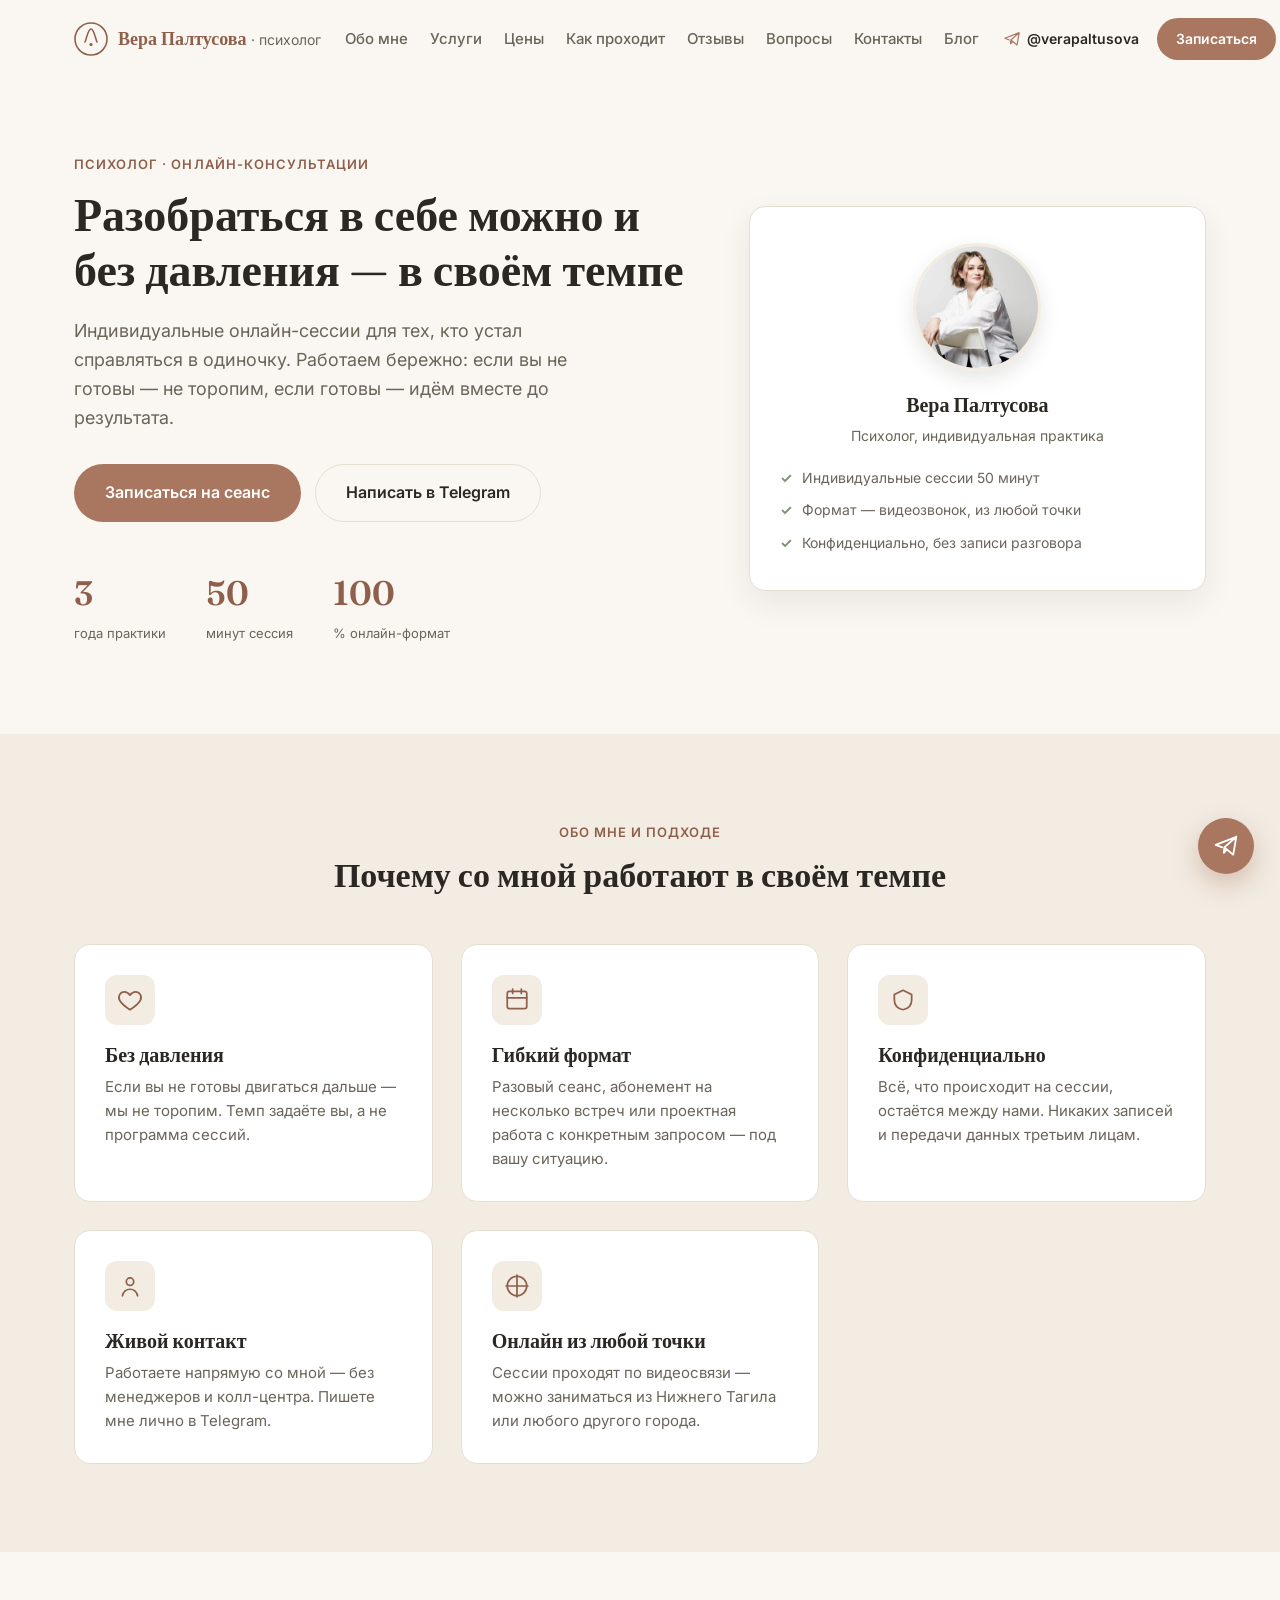
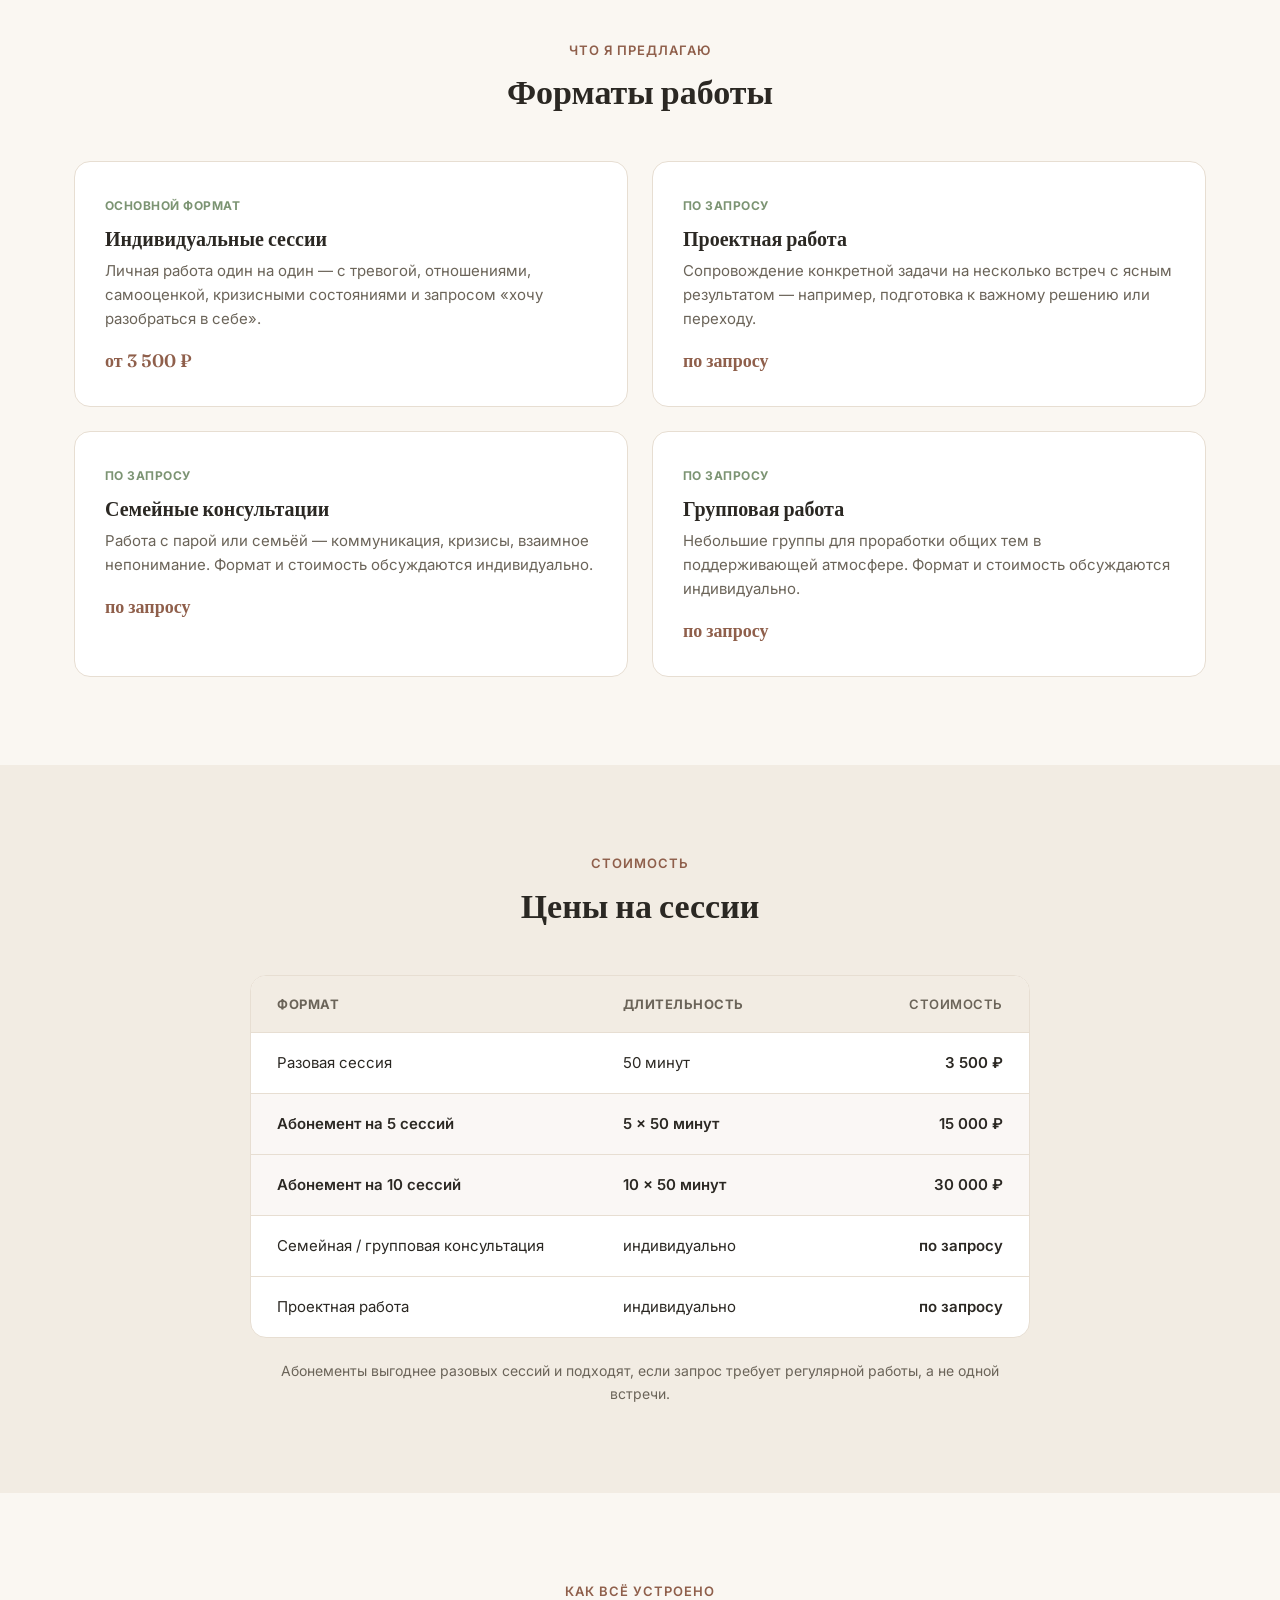
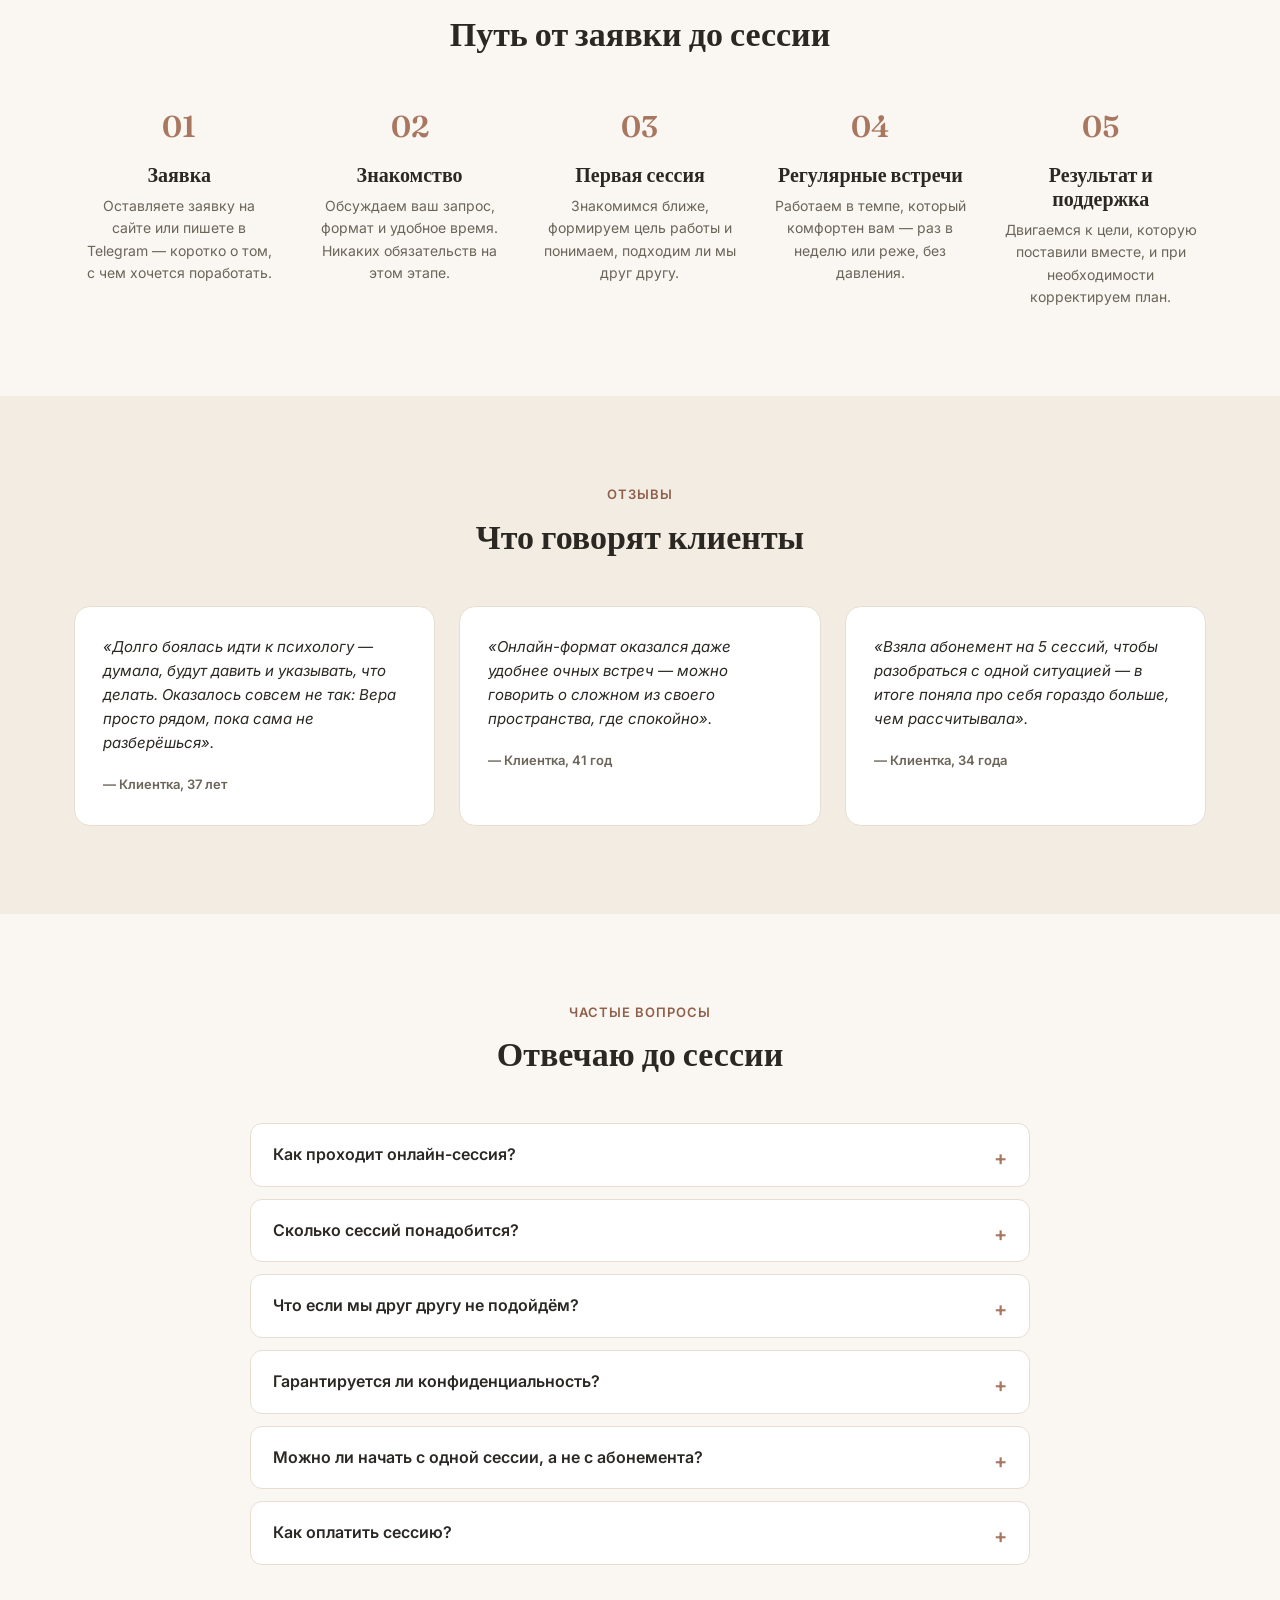
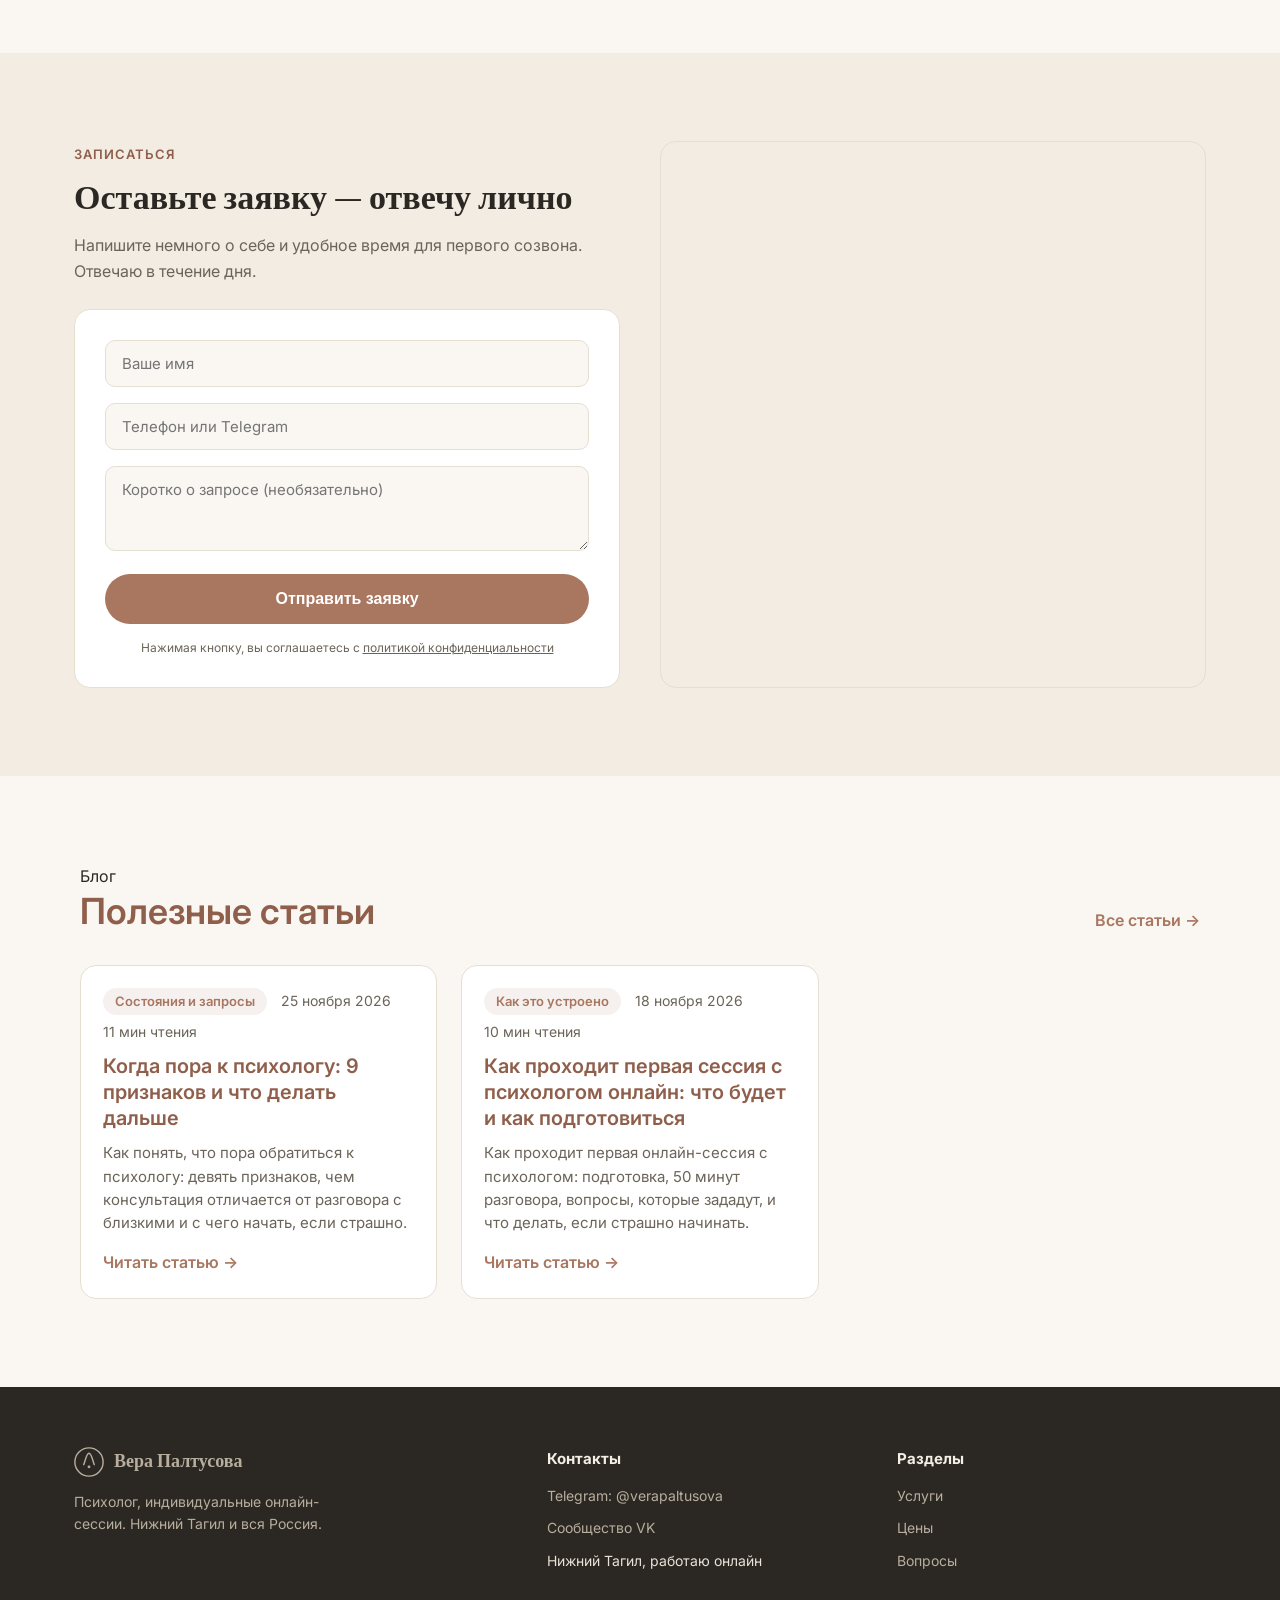
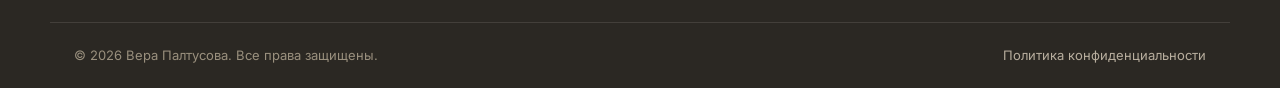
<file: index.html>
<!DOCTYPE html>
<html lang="ru">
<head>
<meta charset="UTF-8">
<meta name="viewport" content="width=device-width, initial-scale=1.0">
<title>Вера Палтусова — психолог онлайн</title>
<meta name="description" content="Индивидуальные онлайн-сессии с психологом Верой Палтусовой. Нижний Тагил и вся Россия. Работаем в вашем темпе, без давления.">
<link rel="preconnect" href="https://fonts.googleapis.com">
<link rel="preconnect" href="https://fonts.gstatic.com" crossorigin>
<link href="https://fonts.googleapis.com/css2?family=Fraunces:opsz,wght@9..144,500;9..144,600;9..144,700&family=Inter:wght@400;500;600;700&display=swap" rel="stylesheet">
<link rel="stylesheet" href="styles.css">
<link rel="stylesheet" href="blog/blog.css">
<link rel="alternate" type="application/rss+xml" title="Блог" href="feed.xml">
</head>
<body>

<header class="header" id="header">
  <div class="container header__inner">
    <a href="#top" class="logo">
      <svg width="34" height="34" viewBox="0 0 34 34" fill="none" xmlns="http://www.w3.org/2000/svg">
        <circle cx="17" cy="17" r="16" stroke="currentColor" stroke-width="1.6"/>
        <path d="M11 20c1.5-3 3-13 6-13s4.5 10 6 13" stroke="currentColor" stroke-width="1.6" stroke-linecap="round" stroke-linejoin="round"/>
        <circle cx="17" cy="22.5" r="1.6" fill="currentColor"/>
      </svg>
      <span>Вера Палтусова<span class="logo__suffix"> · психолог</span></span>
    </a>
    <nav class="nav" id="nav">
      <a href="#about">Обо мне</a>
      <a href="#services">Услуги</a>
      <a href="#price">Цены</a>
      <a href="#process">Как проходит</a>
      <a href="#reviews">Отзывы</a>
      <a href="#faq">Вопросы</a>
      <a href="#contacts">Контакты</a>
    <!-- BLOGNAV:START --><a href="blog/">Блог</a><!-- BLOGNAV:END --></nav>
    <div class="header__actions">
      <a href="https://t.me/verapaltusova" class="header__phone" target="_blank" rel="noopener">
        <svg width="18" height="18" viewBox="0 0 24 24" fill="none"><path d="M21.5 3.5L2.5 11l6 2.3M21.5 3.5L18.7 20l-8.2-6.7M21.5 3.5L10.5 13.3m0 0l-.5 5 2.7-3" stroke="currentColor" stroke-width="1.6" stroke-linecap="round" stroke-linejoin="round"/></svg>
        <span>@verapaltusova</span>
      </a>
      <a href="#lead" class="btn btn--primary btn--sm">Записаться</a>
    </div>
    <button class="burger" id="burger" aria-label="Меню"><span></span><span></span><span></span></button>
  </div>
</header>

<main id="top">

  <section class="hero">
    <div class="container hero__inner">
      <div class="hero__text">
        <p class="eyebrow">Психолог · онлайн-консультации</p>
        <h1>Разобраться в себе можно и без давления — в своём темпе</h1>
        <p class="hero__lead">Индивидуальные онлайн-сессии для тех, кто устал справляться в одиночку. Работаем бережно: если вы не готовы — не торопим, если готовы — идём вместе до результата.</p>
        <div class="hero__cta">
          <a href="#lead" class="btn btn--primary btn--lg">Записаться на сеанс</a>
          <a href="https://t.me/verapaltusova" class="btn btn--ghost btn--lg" target="_blank" rel="noopener">Написать в Telegram</a>
        </div>
        <div class="hero__stats">
          <div class="stat"><span class="stat__num" data-target="3">0</span><span class="stat__label">года практики</span></div>
          <div class="stat"><span class="stat__num" data-target="50">0</span><span class="stat__label">минут сессия</span></div>
          <div class="stat"><span class="stat__num" data-target="100">0</span><span class="stat__label">% онлайн-формат</span></div>
        </div>
      </div>
      <div class="hero__card">
        <img class="hero__photo" src="img/vera-hero.jpg" alt="Вера Палтусова, психолог">
        <p class="hero__card-title">Вера Палтусова</p>
        <p class="hero__card-sub">Психолог, индивидуальная практика</p>
        <ul class="hero__card-list">
          <li>Индивидуальные сессии 50 минут</li>
          <li>Формат — видеозвонок, из любой точки</li>
          <li>Конфиденциально, без записи разговора</li>
        </ul>
      </div>
    </div>
  </section>

  <section class="adv-section" id="about">
    <div class="container">
      <p class="eyebrow eyebrow--center">Обо мне и подходе</p>
      <h2 class="section-title section-title--center">Почему со мной работают в своём темпе</h2>
      <div class="adv-grid">
        <div class="adv">
          <div class="adv__icon"><svg width="26" height="26" viewBox="0 0 24 24" fill="none"><path d="M12 21s-7-4.35-9.5-8.5C.5 8.5 3 4.5 7 4.5c2 0 3.5 1 5 3 1.5-2 3-3 5-3 4 0 6.5 4 4.5 8-2.5 4.15-9.5 8.5-9.5 8.5z" stroke="currentColor" stroke-width="1.6" stroke-linejoin="round"/></svg></div>
          <h3>Без давления</h3>
          <p>Если вы не готовы двигаться дальше — мы не торопим. Темп задаёте вы, а не программа сессий.</p>
        </div>
        <div class="adv">
          <div class="adv__icon"><svg width="26" height="26" viewBox="0 0 24 24" fill="none"><rect x="3" y="4" width="18" height="16" rx="2" stroke="currentColor" stroke-width="1.6"/><path d="M8 2v4M16 2v4M3 10h18" stroke="currentColor" stroke-width="1.6" stroke-linecap="round"/></svg></div>
          <h3>Гибкий формат</h3>
          <p>Разовый сеанс, абонемент на несколько встреч или проектная работа с конкретным запросом — под вашу ситуацию.</p>
        </div>
        <div class="adv">
          <div class="adv__icon"><svg width="26" height="26" viewBox="0 0 24 24" fill="none"><path d="M12 3l8 4v5c0 5-3.5 8-8 9-4.5-1-8-4-8-9V7l8-4z" stroke="currentColor" stroke-width="1.6" stroke-linejoin="round"/></svg></div>
          <h3>Конфиденциально</h3>
          <p>Всё, что происходит на сессии, остаётся между нами. Никаких записей и передачи данных третьим лицам.</p>
        </div>
        <div class="adv">
          <div class="adv__icon"><svg width="26" height="26" viewBox="0 0 24 24" fill="none"><circle cx="12" cy="8" r="3.4" stroke="currentColor" stroke-width="1.6"/><path d="M5 21c1-4 4-6 7-6s6 2 7 6" stroke="currentColor" stroke-width="1.6" stroke-linecap="round"/></svg></div>
          <h3>Живой контакт</h3>
          <p>Работаете напрямую со мной — без менеджеров и колл-центра. Пишете мне лично в Telegram.</p>
        </div>
        <div class="adv">
          <div class="adv__icon"><svg width="26" height="26" viewBox="0 0 24 24" fill="none"><path d="M12 2v20M2 12h20" stroke="currentColor" stroke-width="1.6" stroke-linecap="round"/><circle cx="12" cy="12" r="9" stroke="currentColor" stroke-width="1.6"/></svg></div>
          <h3>Онлайн из любой точки</h3>
          <p>Сессии проходят по видеосвязи — можно заниматься из Нижнего Тагила или любого другого города.</p>
        </div>
      </div>
    </div>
  </section>

  <section class="services" id="services">
    <div class="container">
      <p class="eyebrow eyebrow--center">Что я предлагаю</p>
      <h2 class="section-title section-title--center">Форматы работы</h2>
      <div class="services-grid">
        <div class="service">
          <span class="service__tag">Основной формат</span>
          <h3>Индивидуальные сессии</h3>
          <p>Личная работа один на один — с тревогой, отношениями, самооценкой, кризисными состояниями и запросом «хочу разобраться в себе».</p>
          <span class="service__price">от 3 500 ₽</span>
        </div>
        <div class="service">
          <span class="service__tag">По запросу</span>
          <h3>Проектная работа</h3>
          <p>Сопровождение конкретной задачи на несколько встреч с ясным результатом — например, подготовка к важному решению или переходу.</p>
          <span class="service__price">по запросу</span>
        </div>
        <div class="service">
          <span class="service__tag">По запросу</span>
          <h3>Семейные консультации</h3>
          <p>Работа с парой или семьёй — коммуникация, кризисы, взаимное непонимание. Формат и стоимость обсуждаются индивидуально.</p>
          <span class="service__price">по запросу</span>
        </div>
        <div class="service">
          <span class="service__tag">По запросу</span>
          <h3>Групповая работа</h3>
          <p>Небольшие группы для проработки общих тем в поддерживающей атмосфере. Формат и стоимость обсуждаются индивидуально.</p>
          <span class="service__price">по запросу</span>
        </div>
      </div>
    </div>
  </section>

  <section class="price" id="price">
    <div class="container">
      <p class="eyebrow eyebrow--center">Стоимость</p>
      <h2 class="section-title section-title--center">Цены на сессии</h2>
      <div class="price-table">
        <div class="price-row price-row--head">
          <span>Формат</span><span>Длительность</span><span>Стоимость</span>
        </div>
        <div class="price-row">
          <span>Разовая сессия</span><span>50 минут</span><span>3 500 ₽</span>
        </div>
        <div class="price-row price-row--accent">
          <span>Абонемент на 5 сессий</span><span>5 × 50 минут</span><span>15 000 ₽</span>
        </div>
        <div class="price-row price-row--accent">
          <span>Абонемент на 10 сессий</span><span>10 × 50 минут</span><span>30 000 ₽</span>
        </div>
        <div class="price-row">
          <span>Семейная / групповая консультация</span><span>индивидуально</span><span>по запросу</span>
        </div>
        <div class="price-row">
          <span>Проектная работа</span><span>индивидуально</span><span>по запросу</span>
        </div>
      </div>
      <p class="price-note">Абонементы выгоднее разовых сессий и подходят, если запрос требует регулярной работы, а не одной встречи.</p>
    </div>
  </section>

  <section class="process" id="process">
    <div class="container">
      <p class="eyebrow eyebrow--center">Как всё устроено</p>
      <h2 class="section-title section-title--center">Путь от заявки до сессии</h2>
      <div class="process-grid">
        <div class="step"><span class="step__num">01</span><h3>Заявка</h3><p>Оставляете заявку на сайте или пишете в Telegram — коротко о том, с чем хочется поработать.</p></div>
        <div class="step"><span class="step__num">02</span><h3>Знакомство</h3><p>Обсуждаем ваш запрос, формат и удобное время. Никаких обязательств на этом этапе.</p></div>
        <div class="step"><span class="step__num">03</span><h3>Первая сессия</h3><p>Знакомимся ближе, формируем цель работы и понимаем, подходим ли мы друг другу.</p></div>
        <div class="step"><span class="step__num">04</span><h3>Регулярные встречи</h3><p>Работаем в темпе, который комфортен вам — раз в неделю или реже, без давления.</p></div>
        <div class="step"><span class="step__num">05</span><h3>Результат и поддержка</h3><p>Двигаемся к цели, которую поставили вместе, и при необходимости корректируем план.</p></div>
      </div>
    </div>
  </section>

  <section class="reviews" id="reviews">
    <div class="container">
      <p class="eyebrow eyebrow--center">Отзывы</p>
      <h2 class="section-title section-title--center">Что говорят клиенты</h2>
      <div class="reviews-grid">
        <div class="review">
          <p class="review__text">«Долго боялась идти к психологу — думала, будут давить и указывать, что делать. Оказалось совсем не так: Вера просто рядом, пока сама не разберёшься».</p>
          <span class="review__author">— Клиентка, 37 лет</span>
        </div>
        <div class="review">
          <p class="review__text">«Онлайн-формат оказался даже удобнее очных встреч — можно говорить о сложном из своего пространства, где спокойно».</p>
          <span class="review__author">— Клиентка, 41 год</span>
        </div>
        <div class="review">
          <p class="review__text">«Взяла абонемент на 5 сессий, чтобы разобраться с одной ситуацией — в итоге поняла про себя гораздо больше, чем рассчитывала».</p>
          <span class="review__author">— Клиентка, 34 года</span>
        </div>
      </div>
    </div>
  </section>

  <section class="faq" id="faq">
    <div class="container">
      <p class="eyebrow eyebrow--center">Частые вопросы</p>
      <h2 class="section-title section-title--center">Отвечаю до сессии</h2>
      <div class="faq-list">
        <details class="faq__item"><summary>Как проходит онлайн-сессия?</summary><p>По видеосвязи, длительность 50 минут. Понадобится только спокойное место и стабильный интернет — площадку для звонка согласуем заранее.</p></details>
        <details class="faq__item"><summary>Сколько сессий понадобится?</summary><p>Зависит от запроса. Иногда хватает нескольких встреч, иногда нужна более длительная работа — обсудим это на знакомстве.</p></details>
        <details class="faq__item"><summary>Что если мы друг другу не подойдём?</summary><p>Это нормально и случается. Если после первой сессии почувствуете, что формат не ваш — просто скажите, обид не будет.</p></details>
        <details class="faq__item"><summary>Гарантируется ли конфиденциальность?</summary><p>Да, полностью. Содержание сессий не разглашается и не записывается без вашего согласия.</p></details>
        <details class="faq__item"><summary>Можно ли начать с одной сессии, а не с абонемента?</summary><p>Конечно. Многие начинают с разовой встречи, чтобы понять, подходит ли формат, и уже потом решают об абонементе.</p></details>
        <details class="faq__item"><summary>Как оплатить сессию?</summary><p>Способ оплаты обсуждаем при записи — удобный вариант подберём индивидуально.</p></details>
      </div>
    </div>
  </section>

  <section class="lead" id="lead">
    <div class="container lead__inner">
      <div class="lead__form-wrap">
        <p class="eyebrow">Записаться</p>
        <h2 class="section-title">Оставьте заявку — отвечу лично</h2>
        <p class="lead__text">Напишите немного о себе и удобное время для первого созвона. Отвечаю в течение дня.</p>
        <form id="leadForm" class="form">
          <input type="text" name="_gotcha" style="display:none" tabindex="-1" autocomplete="off">
          <div class="form__row">
            <input type="text" name="name" placeholder="Ваше имя" required>
          </div>
          <div class="form__row">
            <input type="tel" name="phone" placeholder="Телефон или Telegram" required>
          </div>
          <div class="form__row">
            <textarea name="comment" placeholder="Коротко о запросе (необязательно)" rows="3"></textarea>
          </div>
          <button type="submit" class="btn btn--primary btn--lg btn--block">Отправить заявку</button>
          <p class="form__note">Нажимая кнопку, вы соглашаетесь с <a href="privacy.html">политикой конфиденциальности</a></p>
        </form>
      </div>
      <div class="lead__map">
        <iframe src="https://yandex.ru/map-widget/v1/?ll=59.965011%2C57.910144&z=11" width="100%" height="100%" frameborder="0" loading="lazy" title="Нижний Тагил"></iframe>
      </div>
    </div>
  </section>

<!-- BLOG:START -->
<section class="b-home" id="blog">
  <div class="container">
    <div class="b-home__head"><div><p class="section-tag">Блог</p><h2>Полезные статьи</h2></div><a class="b-more" href="blog/">Все статьи</a></div>
    <div class="b-grid"><article class="b-card">
  
  <div class="b-card__body">
    <div class="b-meta"><span class="b-chip">Состояния и запросы</span><time datetime="2026-11-25">25 ноября 2026</time><span>11 мин чтения</span></div>
    <h3><a href="blog/kogda-pora-k-psihologu/">Когда пора к психологу: 9 признаков и что делать дальше</a></h3>
    <p>Как понять, что пора обратиться к психологу: девять признаков, чем консультация отличается от разговора с близкими и с чего начать, если страшно.</p>
    <a class="b-more" href="blog/kogda-pora-k-psihologu/">Читать статью</a>
  </div>
</article><article class="b-card">
  
  <div class="b-card__body">
    <div class="b-meta"><span class="b-chip">Как это устроено</span><time datetime="2026-11-18">18 ноября 2026</time><span>10 мин чтения</span></div>
    <h3><a href="blog/kak-prohodit-pervaya-sessiya-psihologa-onlajn/">Как проходит первая сессия с психологом онлайн: что будет и как подготовиться</a></h3>
    <p>Как проходит первая онлайн-сессия с психологом: подготовка, 50 минут разговора, вопросы, которые зададут, и что делать, если страшно начинать.</p>
    <a class="b-more" href="blog/kak-prohodit-pervaya-sessiya-psihologa-onlajn/">Читать статью</a>
  </div>
</article></div>
  </div>
</section>
<!-- BLOG:END -->
</main>

<footer class="footer" id="contacts">
  <div class="container footer__inner">
    <div class="footer__col">
      <a href="#top" class="logo logo--footer">
        <svg width="30" height="30" viewBox="0 0 34 34" fill="none" xmlns="http://www.w3.org/2000/svg">
          <circle cx="17" cy="17" r="16" stroke="currentColor" stroke-width="1.6"/>
          <path d="M11 20c1.5-3 3-13 6-13s4.5 10 6 13" stroke="currentColor" stroke-width="1.6" stroke-linecap="round" stroke-linejoin="round"/>
          <circle cx="17" cy="22.5" r="1.6" fill="currentColor"/>
        </svg>
        <span>Вера Палтусова</span>
      </a>
      <p class="footer__desc">Психолог, индивидуальные онлайн-сессии. Нижний Тагил и вся Россия.</p>
    </div>
    <div class="footer__col">
      <h4>Контакты</h4>
      <p><a href="https://t.me/verapaltusova" target="_blank" rel="noopener">Telegram: @verapaltusova</a></p>
      <p><a href="https://vk.ru/club235364424" target="_blank" rel="noopener">Сообщество VK</a></p>
      <p>Нижний Тагил, работаю онлайн</p>
    </div>
    <div class="footer__col">
      <h4>Разделы</h4>
      <p><a href="#services">Услуги</a></p>
      <p><a href="#price">Цены</a></p>
      <p><a href="#faq">Вопросы</a></p>
    </div>
  </div>
  <div class="container footer__bottom">
    <span>© <span id="year"></span> Вера Палтусова. Все права защищены.</span>
    <a href="privacy.html">Политика конфиденциальности</a>
  </div>
</footer>

<a href="https://t.me/verapaltusova" class="fab" target="_blank" rel="noopener" aria-label="Написать в Telegram">
  <svg width="26" height="26" viewBox="0 0 24 24" fill="none"><path d="M21.5 3.5L2.5 11l6 2.3M21.5 3.5L18.7 20l-8.2-6.7M21.5 3.5L10.5 13.3m0 0l-.5 5 2.7-3" stroke="white" stroke-width="1.7" stroke-linecap="round" stroke-linejoin="round"/></svg>
</a>

<script src="script.js"></script>
</body>
</html>
</file>
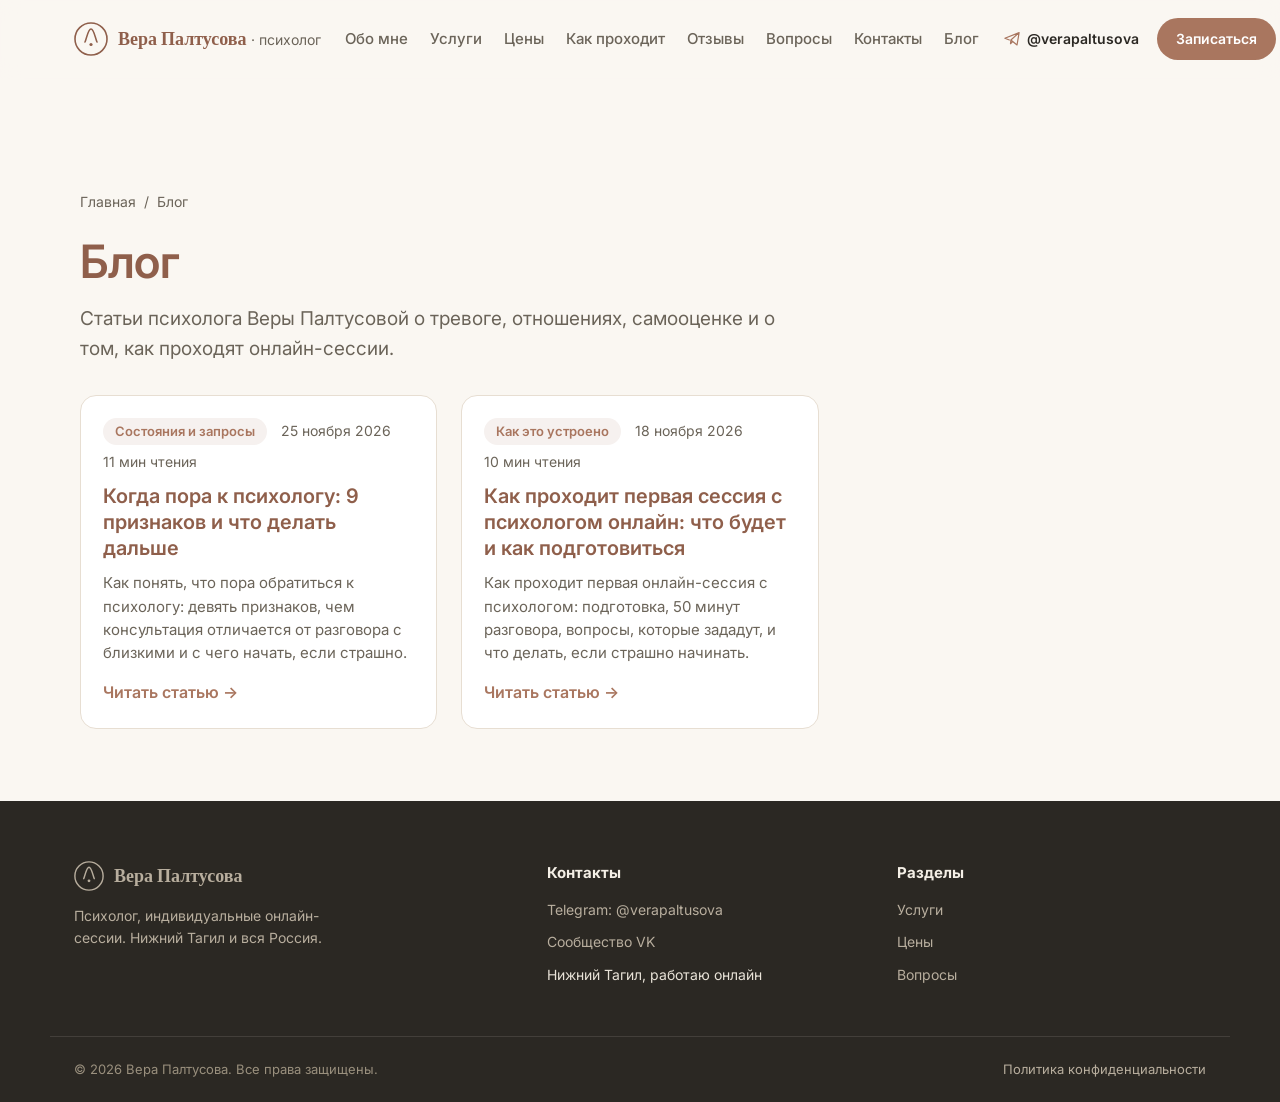
<file: blog/index.html>
<!DOCTYPE html>
<html lang="ru">
<head>
<meta charset="UTF-8">
<meta name="viewport" content="width=device-width, initial-scale=1.0">
<title>Блог — Вера Палтусова</title>
<meta name="description" content="Статьи психолога Веры Палтусовой о тревоге, отношениях, самооценке и о том, как проходят онлайн-сессии.">
<link rel="canonical" href="https://verapal.ru/blog/">
<meta name="robots" content="index, follow, max-image-preview:large">
<meta property="og:type" content="website">
<meta property="og:title" content="Блог — Вера Палтусова">
<meta property="og:description" content="Статьи психолога Веры Палтусовой о тревоге, отношениях, самооценке и о том, как проходят онлайн-сессии.">
<meta property="og:url" content="https://verapal.ru/blog/">
<meta property="og:locale" content="ru_RU">

<link rel="alternate" type="application/rss+xml" title="Вера Палтусова — блог" href="https://verapal.ru/feed.xml">

<link rel="preconnect" href="https://fonts.googleapis.com">
<link rel="preconnect" href="https://fonts.gstatic.com" crossorigin>
<link href="https://fonts.googleapis.com/css2?family=Fraunces:opsz,wght@9..144,500;9..144,600;9..144,700&family=Inter:wght@400;500;600;700&display=swap" rel="stylesheet">
<link rel="stylesheet" href="/styles.css">
<link rel="stylesheet" href="/blog/blog.css">
<link rel="stylesheet" href="/blog/blog.css">
<script type="application/ld+json">{"@context":"https://schema.org","@type":"Blog","name":"Блог — Вера Палтусова","url":"https://verapal.ru/blog/","blogPost":[{"@type":"BlogPosting","headline":"Когда пора к психологу: 9 признаков и что делать дальше","url":"https://verapal.ru/blog/kogda-pora-k-psihologu/","datePublished":"2026-11-25"},{"@type":"BlogPosting","headline":"Как проходит первая сессия с психологом онлайн: что будет и как подготовиться","url":"https://verapal.ru/blog/kak-prohodit-pervaya-sessiya-psihologa-onlajn/","datePublished":"2026-11-18"}]}</script>
</head>
<body class="b-page">
<header class="header" id="header">
  <div class="container header__inner">
    <a href="/#top" class="logo">
      <svg width="34" height="34" viewBox="0 0 34 34" fill="none" xmlns="http://www.w3.org/2000/svg">
        <circle cx="17" cy="17" r="16" stroke="currentColor" stroke-width="1.6"/>
        <path d="M11 20c1.5-3 3-13 6-13s4.5 10 6 13" stroke="currentColor" stroke-width="1.6" stroke-linecap="round" stroke-linejoin="round"/>
        <circle cx="17" cy="22.5" r="1.6" fill="currentColor"/>
      </svg>
      <span>Вера Палтусова<span class="logo__suffix"> · психолог</span></span>
    </a>
    <nav class="nav" id="nav">
      <a href="/#about">Обо мне</a>
      <a href="/#services">Услуги</a>
      <a href="/#price">Цены</a>
      <a href="/#process">Как проходит</a>
      <a href="/#reviews">Отзывы</a>
      <a href="/#faq">Вопросы</a>
      <a href="/#contacts">Контакты</a>
    <!-- BLOGNAV:START --><a href="/blog/">Блог</a><!-- BLOGNAV:END --></nav>
    <div class="header__actions">
      <a href="https://t.me/verapaltusova" class="header__phone" target="_blank" rel="noopener">
        <svg width="18" height="18" viewBox="0 0 24 24" fill="none"><path d="M21.5 3.5L2.5 11l6 2.3M21.5 3.5L18.7 20l-8.2-6.7M21.5 3.5L10.5 13.3m0 0l-.5 5 2.7-3" stroke="currentColor" stroke-width="1.6" stroke-linecap="round" stroke-linejoin="round"/></svg>
        <span>@verapaltusova</span>
      </a>
      <a href="/#lead" class="btn btn--primary btn--sm">Записаться</a>
    </div>
    <button class="burger" id="burger" aria-label="Меню"><span></span><span></span><span></span></button>
  </div>
</header>
<main class="blog">

<section class="b-list">
  <nav class="b-crumbs" aria-label="Хлебные крошки"><a href="/">Главная</a><span>/</span><span>Блог</span></nav>
  <header class="b-head"><h1>Блог</h1><p class="b-lead">Статьи психолога Веры Палтусовой о тревоге, отношениях, самооценке и о том, как проходят онлайн-сессии.</p></header>
  <div class="b-grid"><article class="b-card">
  
  <div class="b-card__body">
    <div class="b-meta"><span class="b-chip">Состояния и запросы</span><time datetime="2026-11-25">25 ноября 2026</time><span>11 мин чтения</span></div>
    <h3><a href="/blog/kogda-pora-k-psihologu/">Когда пора к психологу: 9 признаков и что делать дальше</a></h3>
    <p>Как понять, что пора обратиться к психологу: девять признаков, чем консультация отличается от разговора с близкими и с чего начать, если страшно.</p>
    <a class="b-more" href="/blog/kogda-pora-k-psihologu/">Читать статью</a>
  </div>
</article><article class="b-card">
  
  <div class="b-card__body">
    <div class="b-meta"><span class="b-chip">Как это устроено</span><time datetime="2026-11-18">18 ноября 2026</time><span>10 мин чтения</span></div>
    <h3><a href="/blog/kak-prohodit-pervaya-sessiya-psihologa-onlajn/">Как проходит первая сессия с психологом онлайн: что будет и как подготовиться</a></h3>
    <p>Как проходит первая онлайн-сессия с психологом: подготовка, 50 минут разговора, вопросы, которые зададут, и что делать, если страшно начинать.</p>
    <a class="b-more" href="/blog/kak-prohodit-pervaya-sessiya-psihologa-onlajn/">Читать статью</a>
  </div>
</article></div>
</section>
</main>
<footer class="footer" id="contacts">
  <div class="container footer__inner">
    <div class="footer__col">
      <a href="/#top" class="logo logo--footer">
        <svg width="30" height="30" viewBox="0 0 34 34" fill="none" xmlns="http://www.w3.org/2000/svg">
          <circle cx="17" cy="17" r="16" stroke="currentColor" stroke-width="1.6"/>
          <path d="M11 20c1.5-3 3-13 6-13s4.5 10 6 13" stroke="currentColor" stroke-width="1.6" stroke-linecap="round" stroke-linejoin="round"/>
          <circle cx="17" cy="22.5" r="1.6" fill="currentColor"/>
        </svg>
        <span>Вера Палтусова</span>
      </a>
      <p class="footer__desc">Психолог, индивидуальные онлайн-сессии. Нижний Тагил и вся Россия.</p>
    </div>
    <div class="footer__col">
      <h4>Контакты</h4>
      <p><a href="https://t.me/verapaltusova" target="_blank" rel="noopener">Telegram: @verapaltusova</a></p>
      <p><a href="https://vk.ru/club235364424" target="_blank" rel="noopener">Сообщество VK</a></p>
      <p>Нижний Тагил, работаю онлайн</p>
    </div>
    <div class="footer__col">
      <h4>Разделы</h4>
      <p><a href="/#services">Услуги</a></p>
      <p><a href="/#price">Цены</a></p>
      <p><a href="/#faq">Вопросы</a></p>
    </div>
  </div>
  <div class="container footer__bottom">
    <span>© <span id="year"></span> Вера Палтусова. Все права защищены.</span>
    <a href="/privacy.html">Политика конфиденциальности</a>
  </div>
</footer>
<script src="/script.js" defer></script>

</body>
</html>
</file>
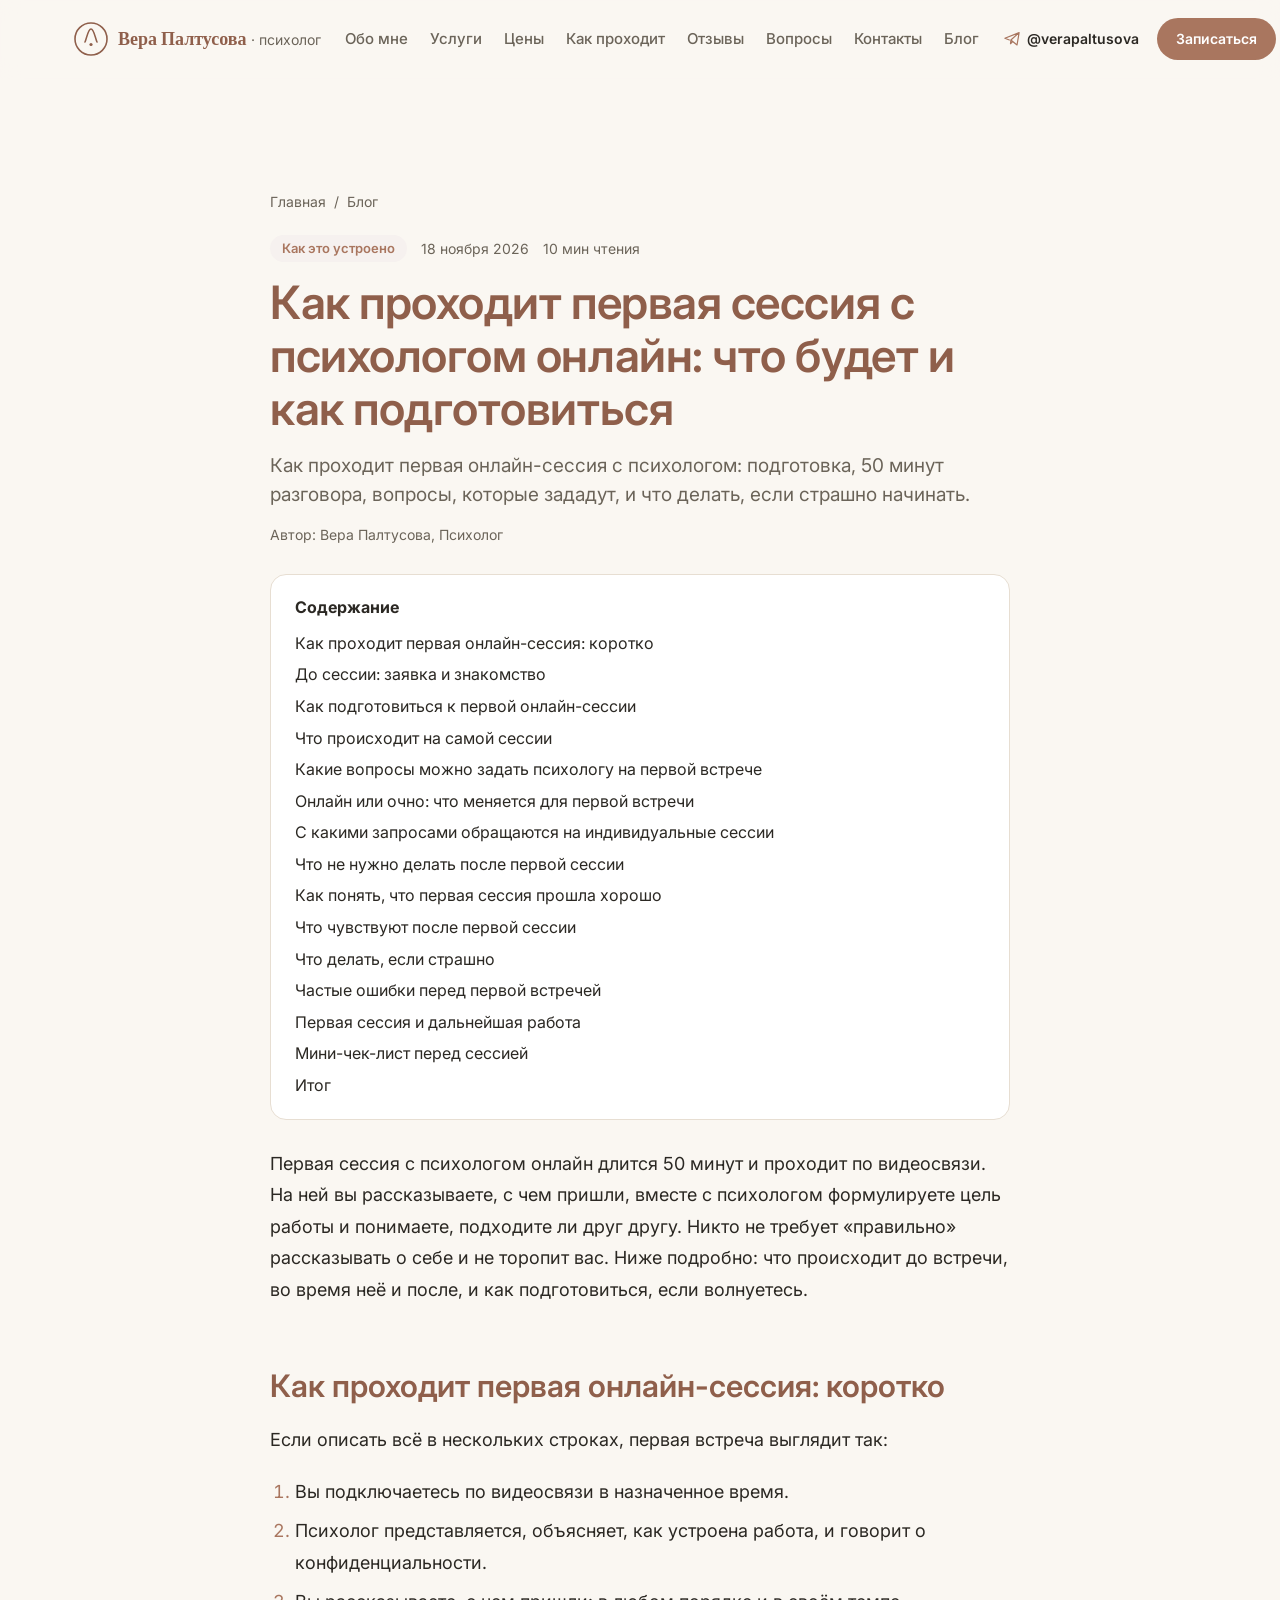
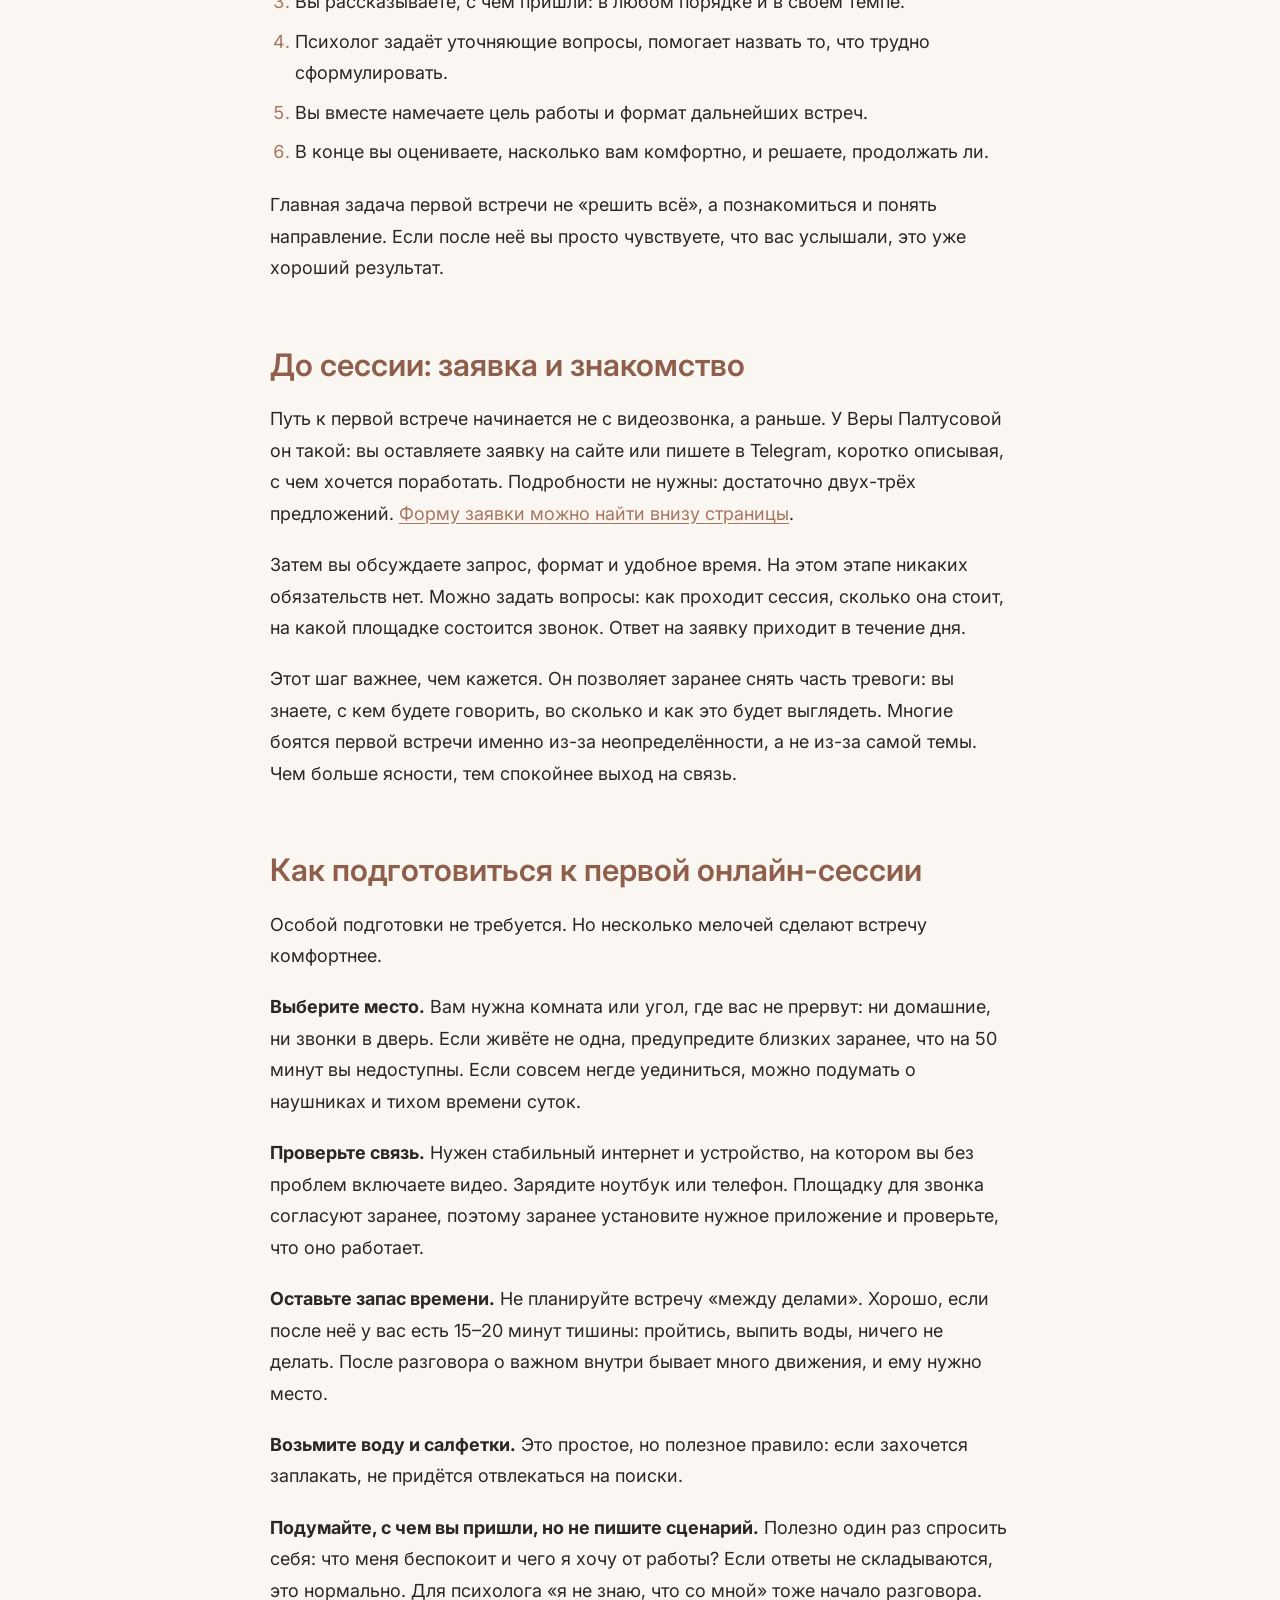
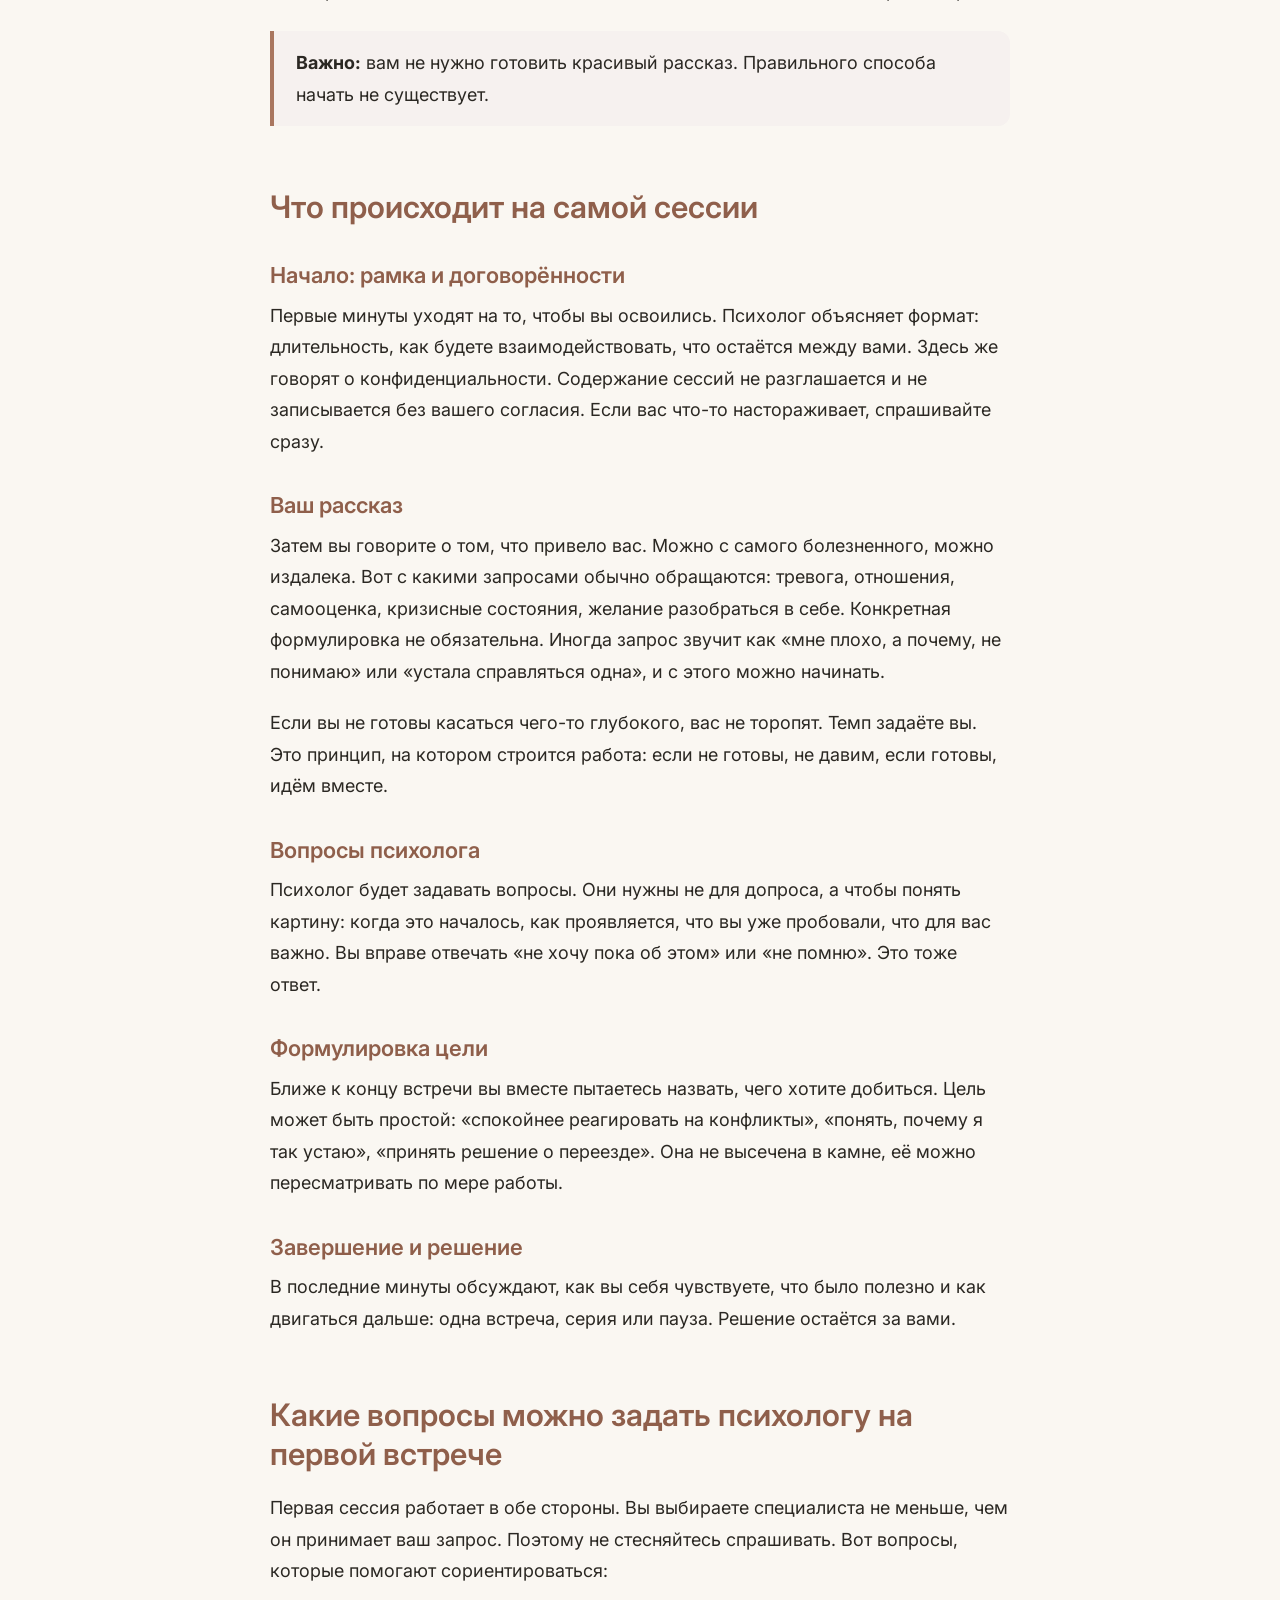
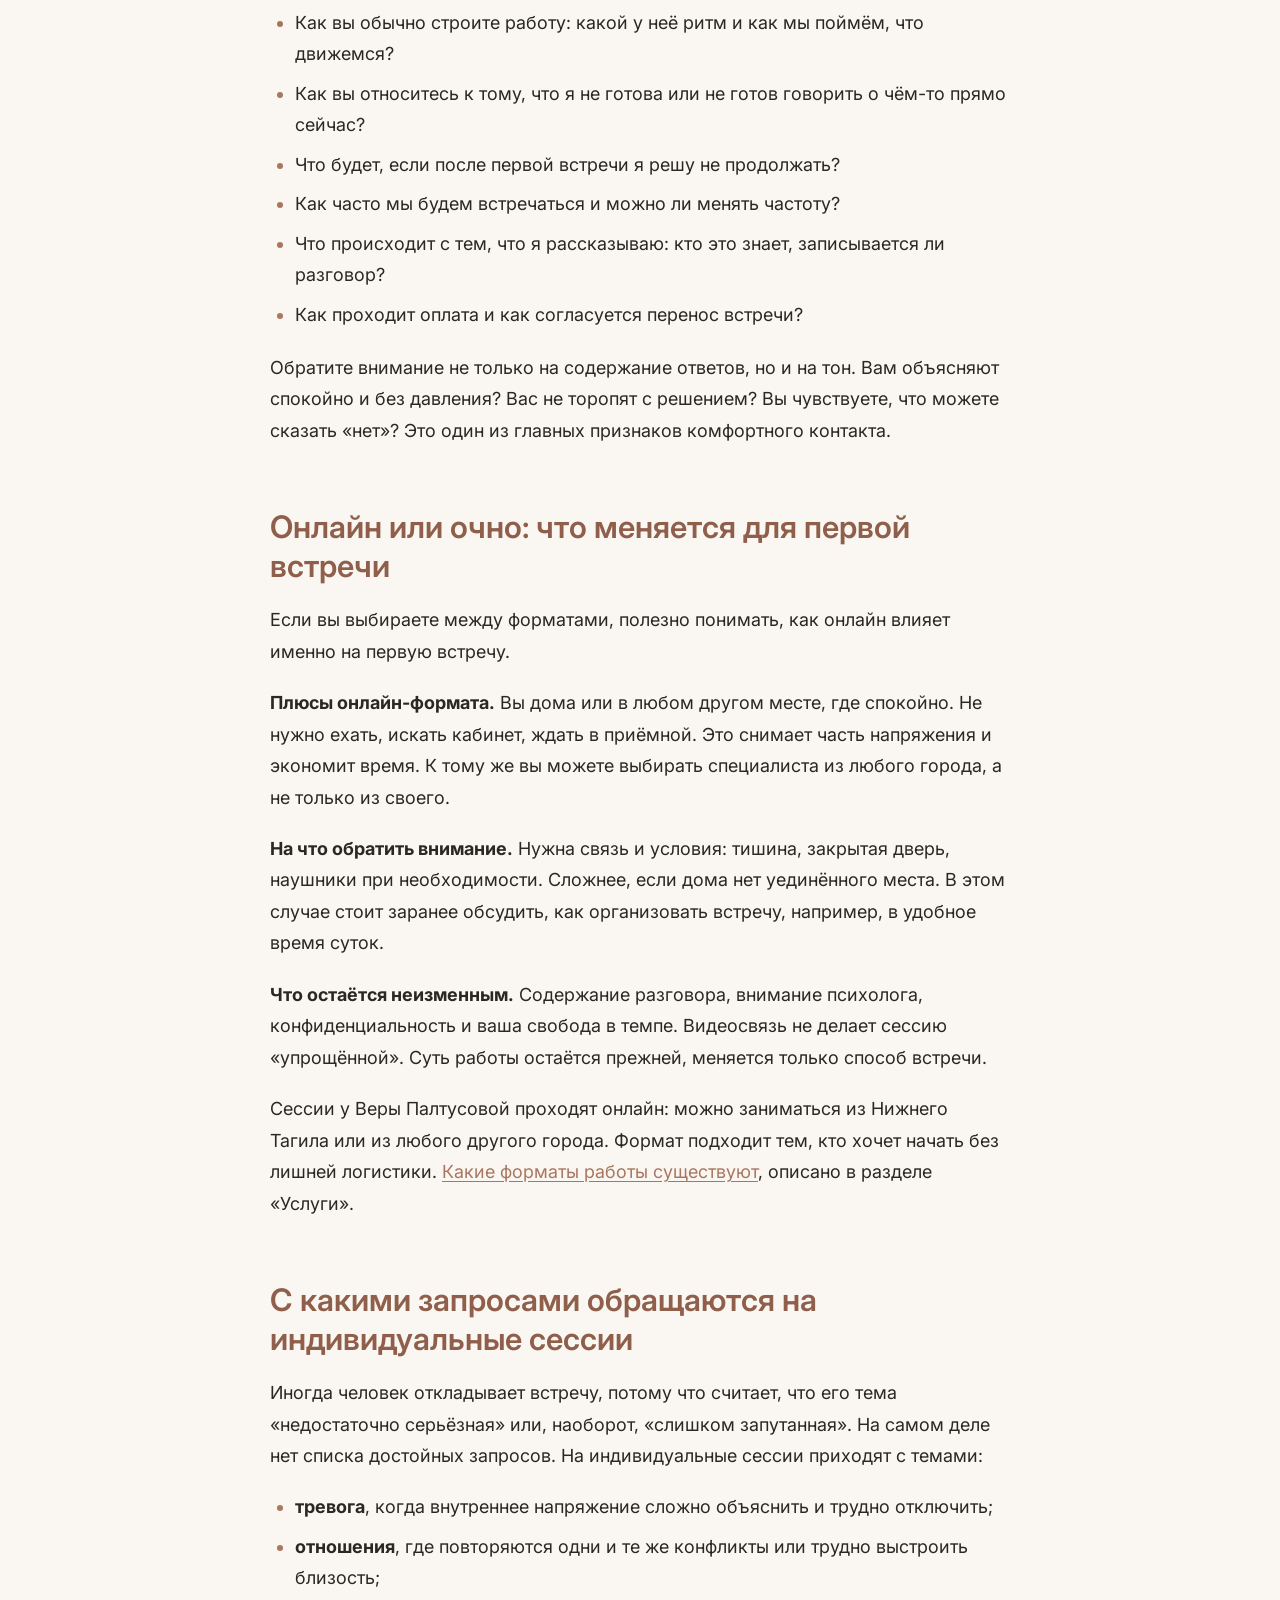
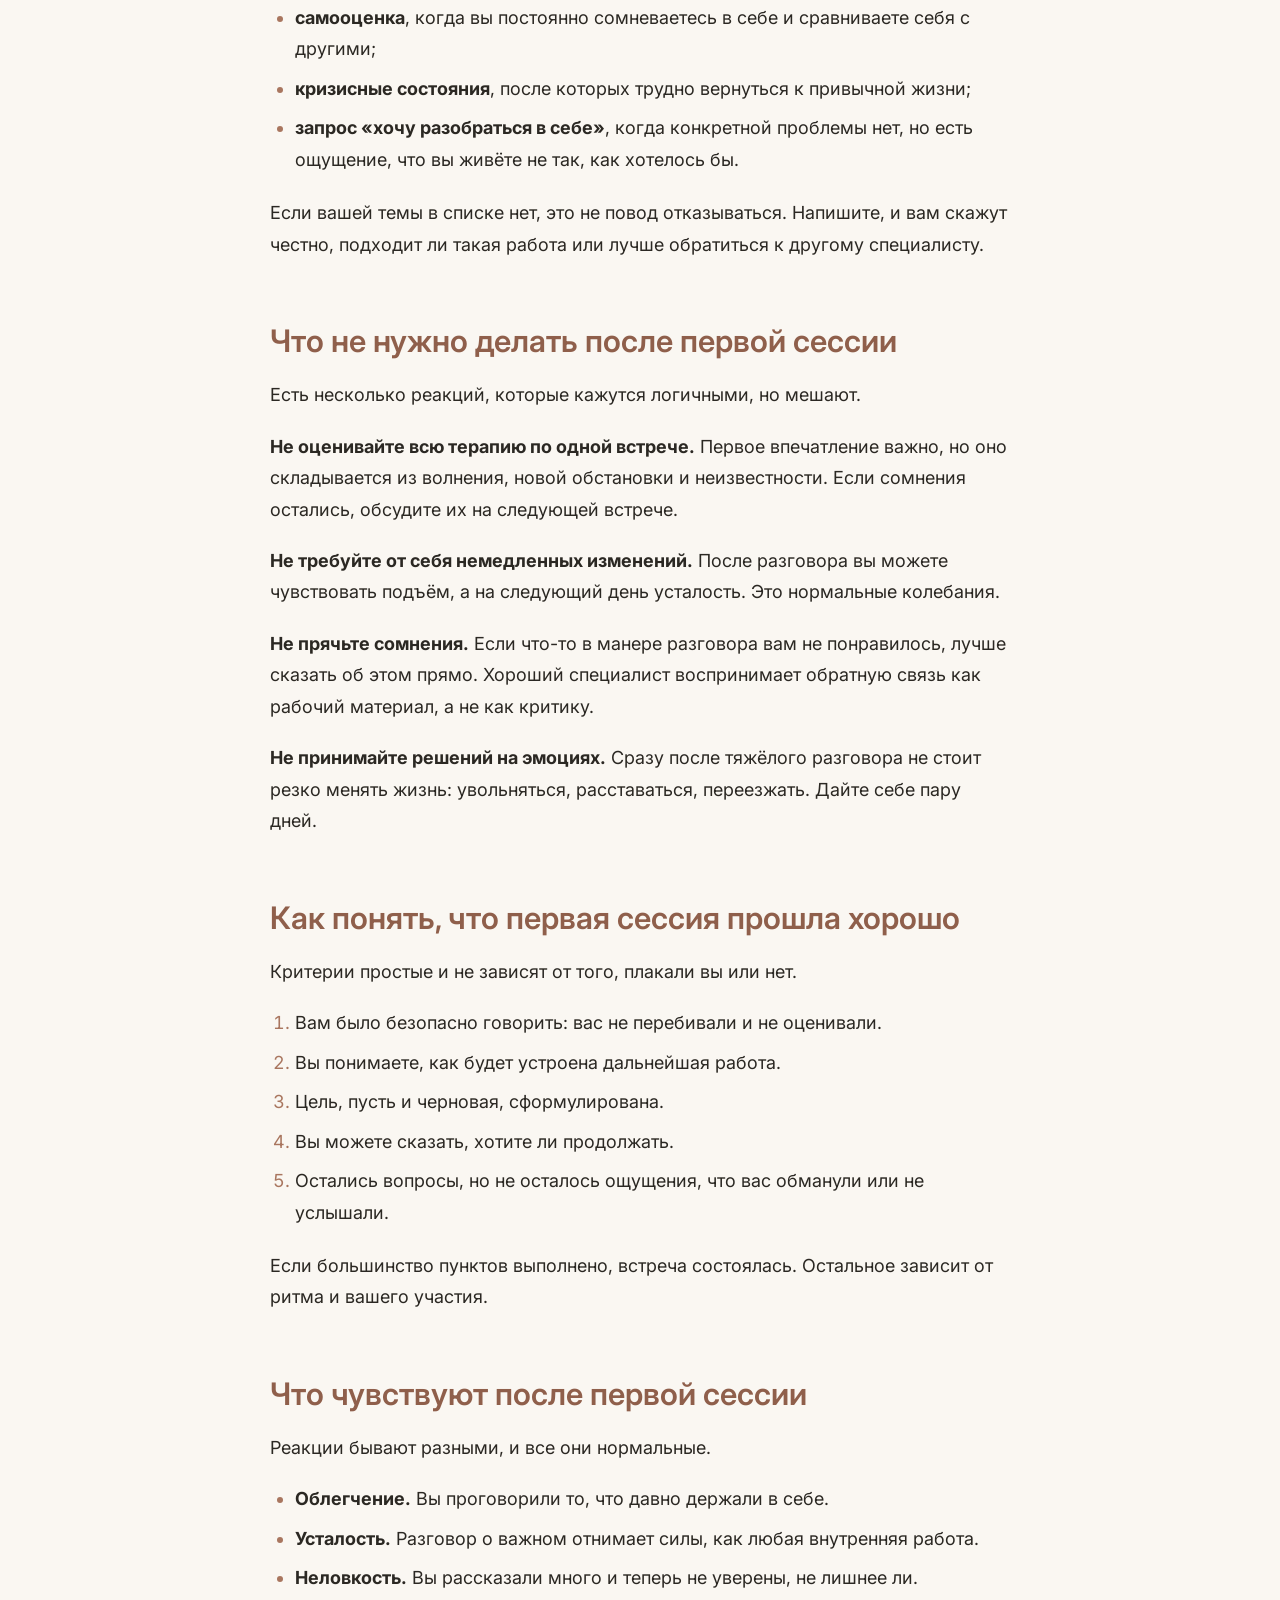
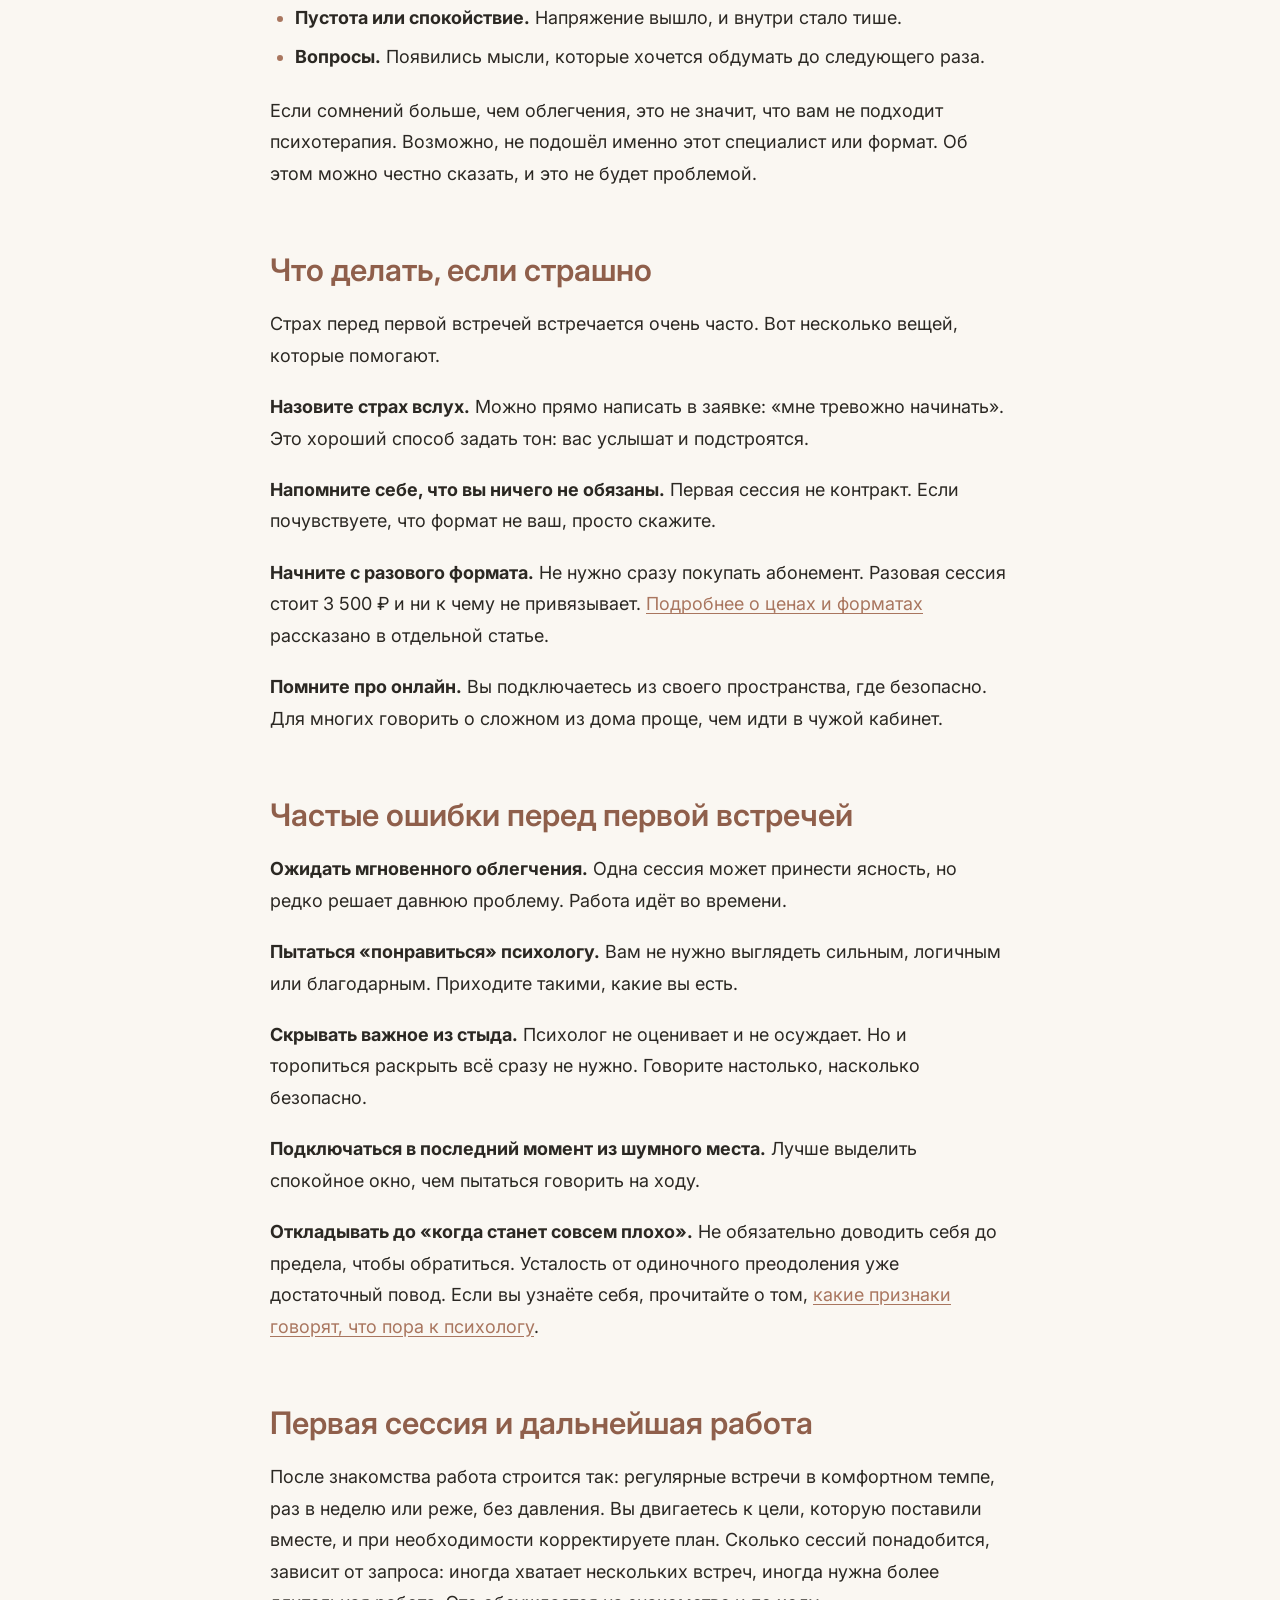
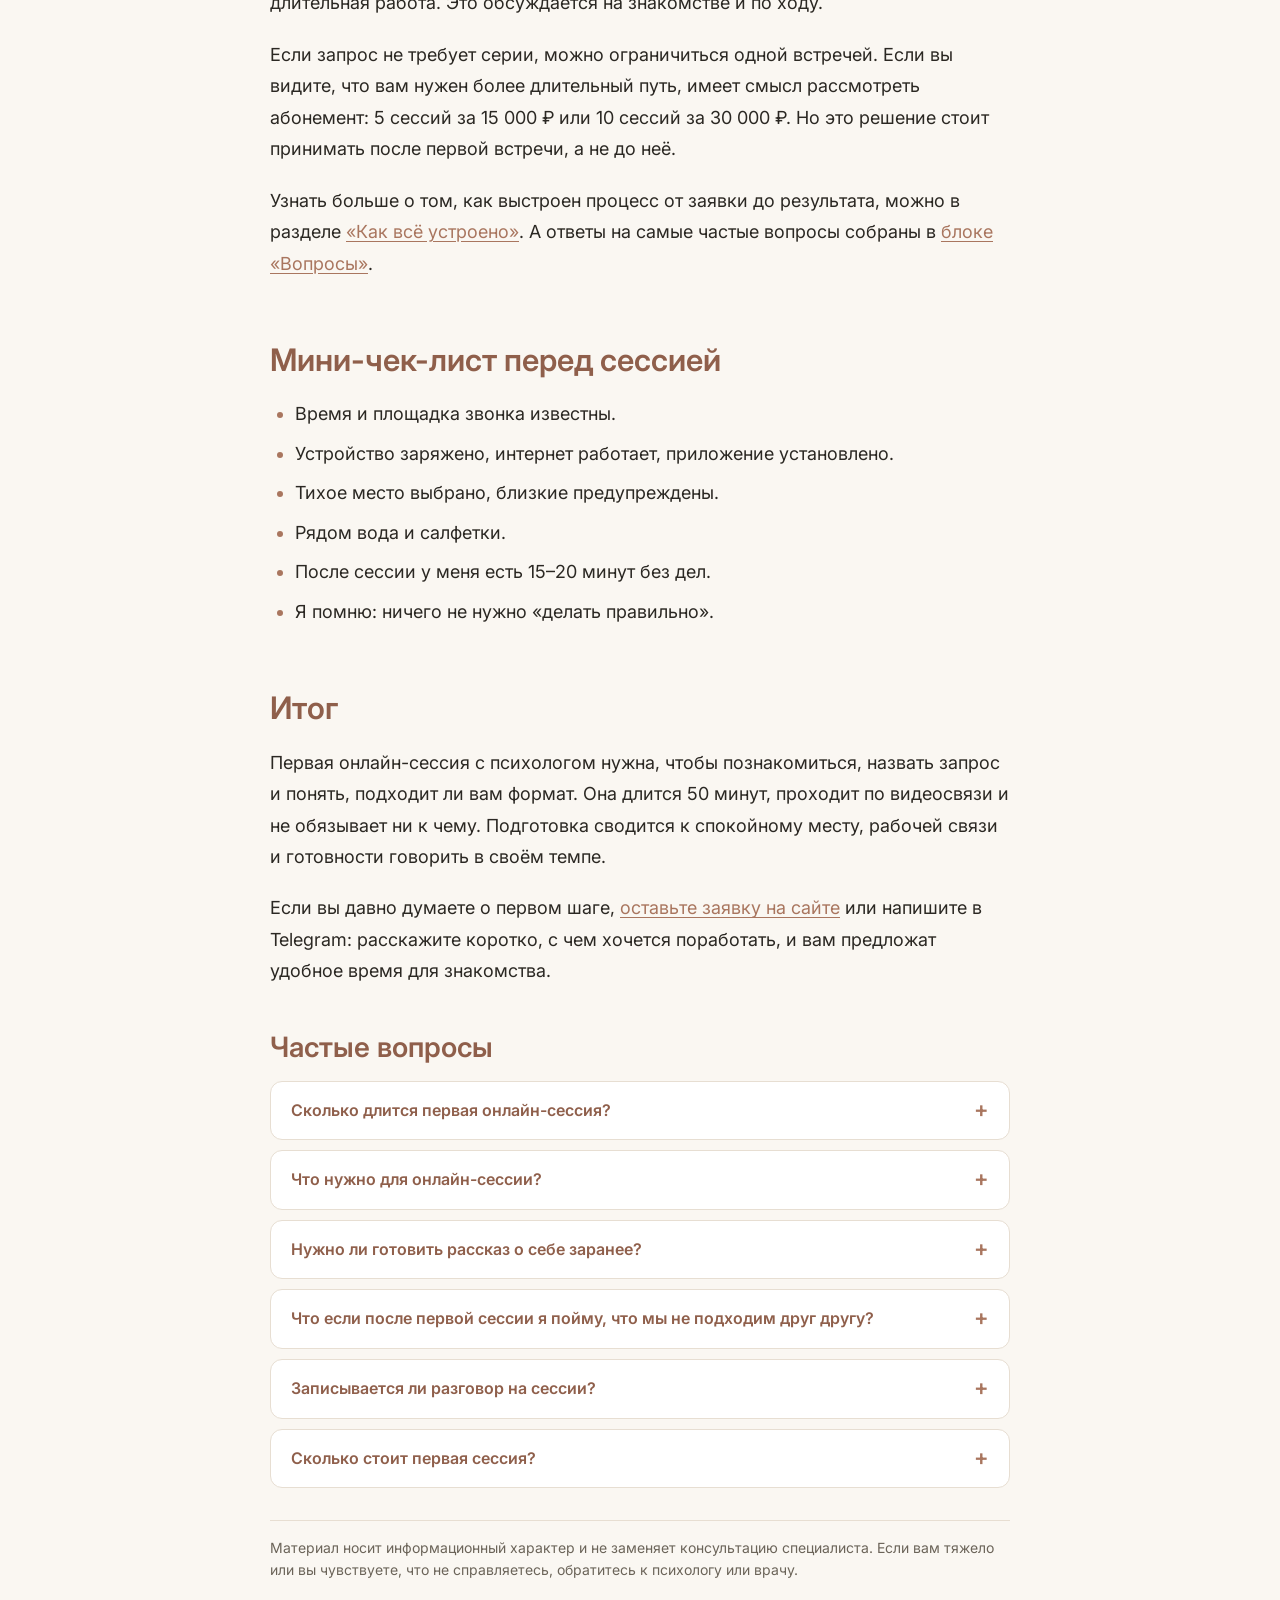
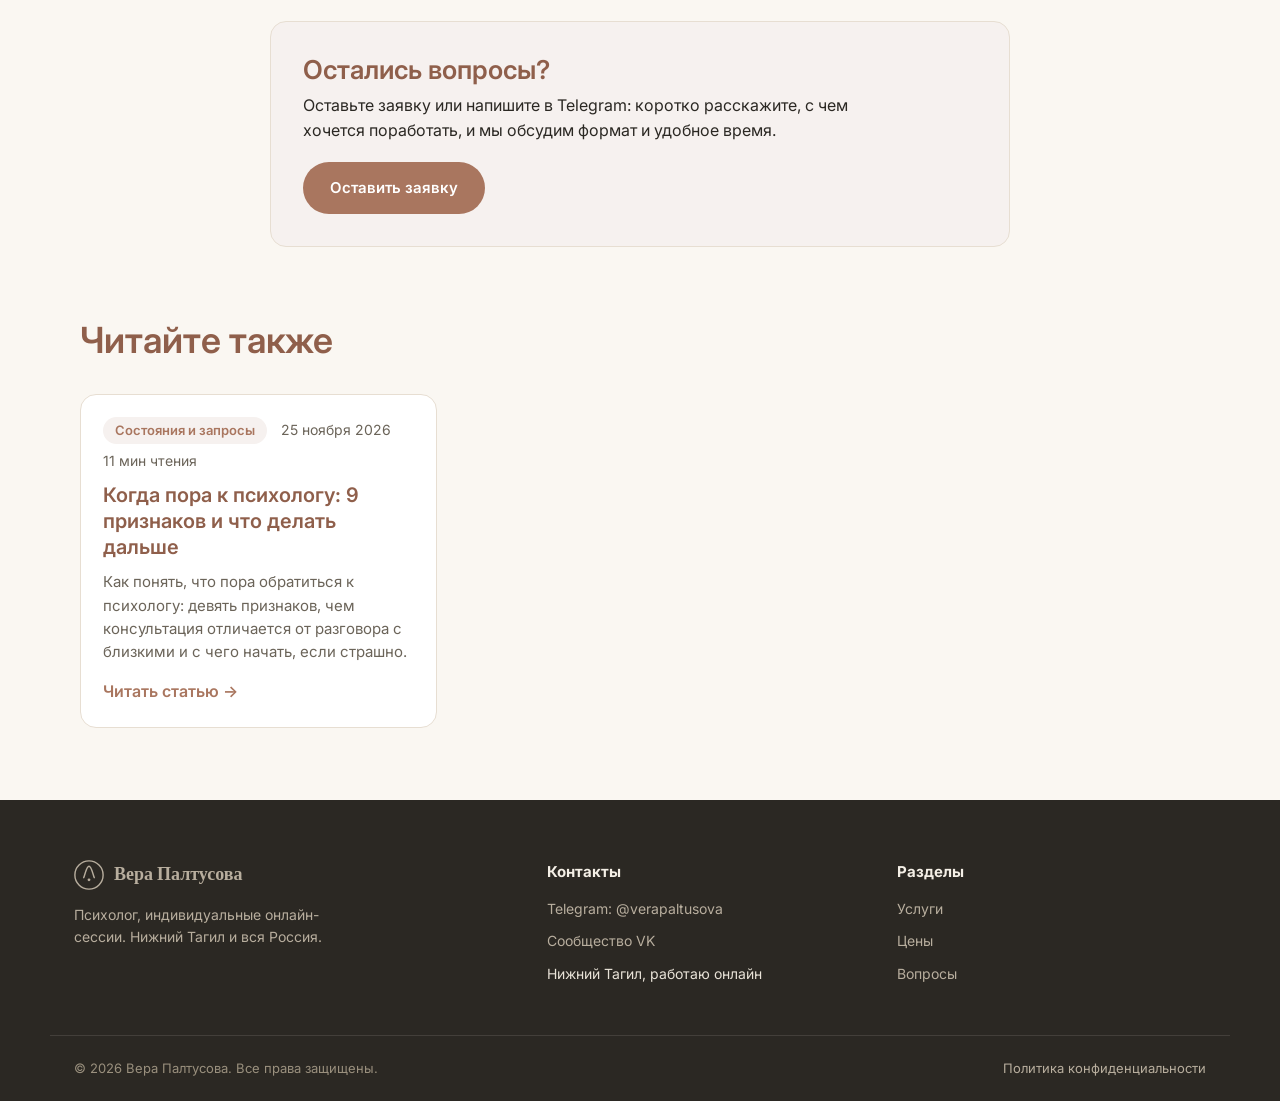
<file: blog/kak-prohodit-pervaya-sessiya-psihologa-onlajn/index.html>
<!DOCTYPE html>
<html lang="ru">
<head>
<meta charset="UTF-8">
<meta name="viewport" content="width=device-width, initial-scale=1.0">
<title>Первая сессия с психологом онлайн: чего ждать</title>
<meta name="description" content="Как проходит первая онлайн-сессия с психологом: подготовка, 50 минут разговора, вопросы, которые зададут, и что делать, если страшно начинать.">
<link rel="canonical" href="https://verapal.ru/blog/kak-prohodit-pervaya-sessiya-psihologa-onlajn/">
<meta name="robots" content="index, follow, max-image-preview:large">
<meta property="og:type" content="article">
<meta property="og:title" content="Первая сессия с психологом онлайн: чего ждать">
<meta property="og:description" content="Как проходит первая онлайн-сессия с психологом: подготовка, 50 минут разговора, вопросы, которые зададут, и что делать, если страшно начинать.">
<meta property="og:url" content="https://verapal.ru/blog/kak-prohodit-pervaya-sessiya-psihologa-onlajn/">
<meta property="og:locale" content="ru_RU">

<link rel="alternate" type="application/rss+xml" title="Вера Палтусова — блог" href="https://verapal.ru/feed.xml">

<link rel="preconnect" href="https://fonts.googleapis.com">
<link rel="preconnect" href="https://fonts.gstatic.com" crossorigin>
<link href="https://fonts.googleapis.com/css2?family=Fraunces:opsz,wght@9..144,500;9..144,600;9..144,700&family=Inter:wght@400;500;600;700&display=swap" rel="stylesheet">
<link rel="stylesheet" href="/styles.css">
<link rel="stylesheet" href="/blog/blog.css">
<link rel="stylesheet" href="/blog/blog.css">
<script type="application/ld+json">{"@context":"https://schema.org","@type":"Article","headline":"Как проходит первая сессия с психологом онлайн: что будет и как подготовиться","description":"Как проходит первая онлайн-сессия с психологом: подготовка, 50 минут разговора, вопросы, которые зададут, и что делать, если страшно начинать.","inLanguage":"ru","datePublished":"2026-11-18","dateModified":"2026-11-18","mainEntityOfPage":"https://verapal.ru/blog/kak-prohodit-pervaya-sessiya-psihologa-onlajn/","author":{"@type":"Person","name":"Вера Палтусова"},"publisher":{"@type":"Organization","name":"Вера Палтусова","url":"https://verapal.ru/"}}</script>
<script type="application/ld+json">{"@context":"https://schema.org","@type":"BreadcrumbList","itemListElement":[{"@type":"ListItem","position":1,"name":"Главная","item":"https://verapal.ru/"},{"@type":"ListItem","position":2,"name":"Блог","item":"https://verapal.ru/blog/"},{"@type":"ListItem","position":3,"name":"Как проходит первая сессия с психологом онлайн: что будет и как подготовиться","item":"https://verapal.ru/blog/kak-prohodit-pervaya-sessiya-psihologa-onlajn/"}]}</script>
<script type="application/ld+json">{"@context":"https://schema.org","@type":"FAQPage","mainEntity":[{"@type":"Question","name":"Сколько длится первая онлайн-сессия?","acceptedAnswer":{"@type":"Answer","text":"Сессия длится 50 минут, как и все индивидуальные встречи. Проходит по видеосвязи, площадку для звонка согласуют заранее."}},{"@type":"Question","name":"Что нужно для онлайн-сессии?","acceptedAnswer":{"@type":"Answer","text":"Спокойное место, где вас никто не потревожит, и стабильный интернет. Больше ничего не требуется, площадку для звонка согласуют заранее."}},{"@type":"Question","name":"Нужно ли готовить рассказ о себе заранее?","acceptedAnswer":{"@type":"Answer","text":"Нет. Достаточно коротко описать в заявке, с чем хочется поработать. Если слова не находятся, можно начать с фразы «я пока не знаю, как сказать»."}},{"@type":"Question","name":"Что если после первой сессии я пойму, что мы не подходим друг другу?","acceptedAnswer":{"@type":"Answer","text":"Это нормально и случается. Просто скажите об этом, обид не будет. Именно для этого первая встреча и нужна: понять, подходит ли вам формат."}},{"@type":"Question","name":"Записывается ли разговор на сессии?","acceptedAnswer":{"@type":"Answer","text":"Нет. Содержание сессий не разглашается и не записывается без вашего согласия."}},{"@type":"Question","name":"Сколько стоит первая сессия?","acceptedAnswer":{"@type":"Answer","text":"Разовая сессия стоит 3 500 ₽ за 50 минут. Абонемент брать для первой встречи не обязательно."}}]}</script>
</head>
<body class="b-page">
<header class="header" id="header">
  <div class="container header__inner">
    <a href="/#top" class="logo">
      <svg width="34" height="34" viewBox="0 0 34 34" fill="none" xmlns="http://www.w3.org/2000/svg">
        <circle cx="17" cy="17" r="16" stroke="currentColor" stroke-width="1.6"/>
        <path d="M11 20c1.5-3 3-13 6-13s4.5 10 6 13" stroke="currentColor" stroke-width="1.6" stroke-linecap="round" stroke-linejoin="round"/>
        <circle cx="17" cy="22.5" r="1.6" fill="currentColor"/>
      </svg>
      <span>Вера Палтусова<span class="logo__suffix"> · психолог</span></span>
    </a>
    <nav class="nav" id="nav">
      <a href="/#about">Обо мне</a>
      <a href="/#services">Услуги</a>
      <a href="/#price">Цены</a>
      <a href="/#process">Как проходит</a>
      <a href="/#reviews">Отзывы</a>
      <a href="/#faq">Вопросы</a>
      <a href="/#contacts">Контакты</a>
    <!-- BLOGNAV:START --><a href="/blog/">Блог</a><!-- BLOGNAV:END --></nav>
    <div class="header__actions">
      <a href="https://t.me/verapaltusova" class="header__phone" target="_blank" rel="noopener">
        <svg width="18" height="18" viewBox="0 0 24 24" fill="none"><path d="M21.5 3.5L2.5 11l6 2.3M21.5 3.5L18.7 20l-8.2-6.7M21.5 3.5L10.5 13.3m0 0l-.5 5 2.7-3" stroke="currentColor" stroke-width="1.6" stroke-linecap="round" stroke-linejoin="round"/></svg>
        <span>@verapaltusova</span>
      </a>
      <a href="/#lead" class="btn btn--primary btn--sm">Записаться</a>
    </div>
    <button class="burger" id="burger" aria-label="Меню"><span></span><span></span><span></span></button>
  </div>
</header>
<main class="blog">

<article class="b-article">
  <nav class="b-crumbs" aria-label="Хлебные крошки"><a href="/">Главная</a><span>/</span><a href="/blog/">Блог</a></nav>
  
  <header class="b-head">
    <div class="b-meta"><span class="b-chip">Как это устроено</span><time datetime="2026-11-18">18 ноября 2026</time><span>10 мин чтения</span></div>
    <h1>Как проходит первая сессия с психологом онлайн: что будет и как подготовиться</h1>
    <p class="b-lead">Как проходит первая онлайн-сессия с психологом: подготовка, 50 минут разговора, вопросы, которые зададут, и что делать, если страшно начинать.</p>
    <p class="b-author">Автор: Вера Палтусова, Психолог</p>
  </header>
  
  <nav class="b-toc" aria-label="Содержание"><strong>Содержание</strong><ol><li><a href="#kak-prohodit-pervaya-onlayn-sessiya-korotko">Как проходит первая онлайн-сессия: коротко</a></li><li><a href="#do-sessii-zayavka-i-znakomstvo">До сессии: заявка и знакомство</a></li><li><a href="#kak-podgotovitsya-k-pervoy-onlayn-sessii">Как подготовиться к первой онлайн-сессии</a></li><li><a href="#chto-proishodit-na-samoy-sessii">Что происходит на самой сессии</a></li><li><a href="#kakie-voprosy-mozhno-zadat-psihologu-na-pervoy-vstreche">Какие вопросы можно задать психологу на первой встрече</a></li><li><a href="#onlayn-ili-ochno-chto-menyaetsya-dlya-pervoy-vstrechi">Онлайн или очно: что меняется для первой встречи</a></li><li><a href="#s-kakimi-zaprosami-obraschayutsya-na-individualnye-sessii">С какими запросами обращаются на индивидуальные сессии</a></li><li><a href="#chto-ne-nuzhno-delat-posle-pervoy-sessii">Что не нужно делать после первой сессии</a></li><li><a href="#kak-ponyat-chto-pervaya-sessiya-proshla-horosho">Как понять, что первая сессия прошла хорошо</a></li><li><a href="#chto-chuvstvuyut-posle-pervoy-sessii">Что чувствуют после первой сессии</a></li><li><a href="#chto-delat-esli-strashno">Что делать, если страшно</a></li><li><a href="#chastye-oshibki-pered-pervoy-vstrechey">Частые ошибки перед первой встречей</a></li><li><a href="#pervaya-sessiya-i-dalneyshaya-rabota">Первая сессия и дальнейшая работа</a></li><li><a href="#mini-chek-list-pered-sessiey">Мини-чек-лист перед сессией</a></li><li><a href="#itog">Итог</a></li></ol></nav>
  <div class="b-content"><p>Первая сессия с психологом онлайн длится 50 минут и проходит по видеосвязи. На ней вы рассказываете, с чем пришли, вместе с психологом формулируете цель работы и понимаете, подходите ли друг другу. Никто не требует «правильно» рассказывать о себе и не торопит вас. Ниже подробно: что происходит до встречи, во время неё и после, и как подготовиться, если волнуетесь.</p>
<h2 id="kak-prohodit-pervaya-onlayn-sessiya-korotko">Как проходит первая онлайн-сессия: коротко</h2>
<p>Если описать всё в нескольких строках, первая встреча выглядит так:</p>
<ol><li>Вы подключаетесь по видеосвязи в назначенное время.</li><li>Психолог представляется, объясняет, как устроена работа, и говорит о конфиденциальности.</li><li>Вы рассказываете, с чем пришли: в любом порядке и в своём темпе.</li><li>Психолог задаёт уточняющие вопросы, помогает назвать то, что трудно сформулировать.</li><li>Вы вместе намечаете цель работы и формат дальнейших встреч.</li><li>В конце вы оцениваете, насколько вам комфортно, и решаете, продолжать ли.</li></ol>
<p>Главная задача первой встречи не «решить всё», а познакомиться и понять направление. Если после неё вы просто чувствуете, что вас услышали, это уже хороший результат.</p>
<h2 id="do-sessii-zayavka-i-znakomstvo">До сессии: заявка и знакомство</h2>
<p>Путь к первой встрече начинается не с видеозвонка, а раньше. У Веры Палтусовой он такой: вы оставляете заявку на сайте или пишете в Telegram, коротко описывая, с чем хочется поработать. Подробности не нужны: достаточно двух-трёх предложений. <a href="/#lead">Форму заявки можно найти внизу страницы</a>.</p>
<p>Затем вы обсуждаете запрос, формат и удобное время. На этом этапе никаких обязательств нет. Можно задать вопросы: как проходит сессия, сколько она стоит, на какой площадке состоится звонок. Ответ на заявку приходит в течение дня.</p>
<p>Этот шаг важнее, чем кажется. Он позволяет заранее снять часть тревоги: вы знаете, с кем будете говорить, во сколько и как это будет выглядеть. Многие боятся первой встречи именно из-за неопределённости, а не из-за самой темы. Чем больше ясности, тем спокойнее выход на связь.</p>
<h2 id="kak-podgotovitsya-k-pervoy-onlayn-sessii">Как подготовиться к первой онлайн-сессии</h2>
<p>Особой подготовки не требуется. Но несколько мелочей сделают встречу комфортнее.</p>
<p><strong>Выберите место.</strong> Вам нужна комната или угол, где вас не прервут: ни домашние, ни звонки в дверь. Если живёте не одна, предупредите близких заранее, что на 50 минут вы недоступны. Если совсем негде уединиться, можно подумать о наушниках и тихом времени суток.</p>
<p><strong>Проверьте связь.</strong> Нужен стабильный интернет и устройство, на котором вы без проблем включаете видео. Зарядите ноутбук или телефон. Площадку для звонка согласуют заранее, поэтому заранее установите нужное приложение и проверьте, что оно работает.</p>
<p><strong>Оставьте запас времени.</strong> Не планируйте встречу «между делами». Хорошо, если после неё у вас есть 15–20 минут тишины: пройтись, выпить воды, ничего не делать. После разговора о важном внутри бывает много движения, и ему нужно место.</p>
<p><strong>Возьмите воду и салфетки.</strong> Это простое, но полезное правило: если захочется заплакать, не придётся отвлекаться на поиски.</p>
<p><strong>Подумайте, с чем вы пришли, но не пишите сценарий.</strong> Полезно один раз спросить себя: что меня беспокоит и чего я хочу от работы? Если ответы не складываются, это нормально. Для психолога «я не знаю, что со мной» тоже начало разговора.</p>
<blockquote><p><strong>Важно:</strong> вам не нужно готовить красивый рассказ. Правильного способа начать не существует.</p></blockquote>
<h2 id="chto-proishodit-na-samoy-sessii">Что происходит на самой сессии</h2>
<h3 id="nachalo-ramka-i-dogovorennosti">Начало: рамка и договорённости</h3>
<p>Первые минуты уходят на то, чтобы вы освоились. Психолог объясняет формат: длительность, как будете взаимодействовать, что остаётся между вами. Здесь же говорят о конфиденциальности. Содержание сессий не разглашается и не записывается без вашего согласия. Если вас что-то настораживает, спрашивайте сразу.</p>
<h3 id="vash-rasskaz">Ваш рассказ</h3>
<p>Затем вы говорите о том, что привело вас. Можно с самого болезненного, можно издалека. Вот с какими запросами обычно обращаются: тревога, отношения, самооценка, кризисные состояния, желание разобраться в себе. Конкретная формулировка не обязательна. Иногда запрос звучит как «мне плохо, а почему, не понимаю» или «устала справляться одна», и с этого можно начинать.</p>
<p>Если вы не готовы касаться чего-то глубокого, вас не торопят. Темп задаёте вы. Это принцип, на котором строится работа: если не готовы, не давим, если готовы, идём вместе.</p>
<h3 id="voprosy-psihologa">Вопросы психолога</h3>
<p>Психолог будет задавать вопросы. Они нужны не для допроса, а чтобы понять картину: когда это началось, как проявляется, что вы уже пробовали, что для вас важно. Вы вправе отвечать «не хочу пока об этом» или «не помню». Это тоже ответ.</p>
<h3 id="formulirovka-celi">Формулировка цели</h3>
<p>Ближе к концу встречи вы вместе пытаетесь назвать, чего хотите добиться. Цель может быть простой: «спокойнее реагировать на конфликты», «понять, почему я так устаю», «принять решение о переезде». Она не высечена в камне, её можно пересматривать по мере работы.</p>
<h3 id="zavershenie-i-reshenie">Завершение и решение</h3>
<p>В последние минуты обсуждают, как вы себя чувствуете, что было полезно и как двигаться дальше: одна встреча, серия или пауза. Решение остаётся за вами.</p>
<h2 id="kakie-voprosy-mozhno-zadat-psihologu-na-pervoy-vstreche">Какие вопросы можно задать психологу на первой встрече</h2>
<p>Первая сессия работает в обе стороны. Вы выбираете специалиста не меньше, чем он принимает ваш запрос. Поэтому не стесняйтесь спрашивать. Вот вопросы, которые помогают сориентироваться:</p>
<ul><li>Как вы обычно строите работу: какой у неё ритм и как мы поймём, что движемся?</li><li>Как вы относитесь к тому, что я не готова или не готов говорить о чём-то прямо сейчас?</li><li>Что будет, если после первой встречи я решу не продолжать?</li><li>Как часто мы будем встречаться и можно ли менять частоту?</li><li>Что происходит с тем, что я рассказываю: кто это знает, записывается ли разговор?</li><li>Как проходит оплата и как согласуется перенос встречи?</li></ul>
<p>Обратите внимание не только на содержание ответов, но и на тон. Вам объясняют спокойно и без давления? Вас не торопят с решением? Вы чувствуете, что можете сказать «нет»? Это один из главных признаков комфортного контакта.</p>
<h2 id="onlayn-ili-ochno-chto-menyaetsya-dlya-pervoy-vstrechi">Онлайн или очно: что меняется для первой встречи</h2>
<p>Если вы выбираете между форматами, полезно понимать, как онлайн влияет именно на первую встречу.</p>
<p><strong>Плюсы онлайн-формата.</strong> Вы дома или в любом другом месте, где спокойно. Не нужно ехать, искать кабинет, ждать в приёмной. Это снимает часть напряжения и экономит время. К тому же вы можете выбирать специалиста из любого города, а не только из своего.</p>
<p><strong>На что обратить внимание.</strong> Нужна связь и условия: тишина, закрытая дверь, наушники при необходимости. Сложнее, если дома нет уединённого места. В этом случае стоит заранее обсудить, как организовать встречу, например, в удобное время суток.</p>
<p><strong>Что остаётся неизменным.</strong> Содержание разговора, внимание психолога, конфиденциальность и ваша свобода в темпе. Видеосвязь не делает сессию «упрощённой». Суть работы остаётся прежней, меняется только способ встречи.</p>
<p>Сессии у Веры Палтусовой проходят онлайн: можно заниматься из Нижнего Тагила или из любого другого города. Формат подходит тем, кто хочет начать без лишней логистики. <a href="/#services">Какие форматы работы существуют</a>, описано в разделе «Услуги».</p>
<h2 id="s-kakimi-zaprosami-obraschayutsya-na-individualnye-sessii">С какими запросами обращаются на индивидуальные сессии</h2>
<p>Иногда человек откладывает встречу, потому что считает, что его тема «недостаточно серьёзная» или, наоборот, «слишком запутанная». На самом деле нет списка достойных запросов. На индивидуальные сессии приходят с темами:</p>
<ul><li><strong>тревога</strong>, когда внутреннее напряжение сложно объяснить и трудно отключить;</li><li><strong>отношения</strong>, где повторяются одни и те же конфликты или трудно выстроить близость;</li><li><strong>самооценка</strong>, когда вы постоянно сомневаетесь в себе и сравниваете себя с другими;</li><li><strong>кризисные состояния</strong>, после которых трудно вернуться к привычной жизни;</li><li><strong>запрос «хочу разобраться в себе»</strong>, когда конкретной проблемы нет, но есть ощущение, что вы живёте не так, как хотелось бы.</li></ul>
<p>Если вашей темы в списке нет, это не повод отказываться. Напишите, и вам скажут честно, подходит ли такая работа или лучше обратиться к другому специалисту.</p>
<h2 id="chto-ne-nuzhno-delat-posle-pervoy-sessii">Что не нужно делать после первой сессии</h2>
<p>Есть несколько реакций, которые кажутся логичными, но мешают.</p>
<p><strong>Не оценивайте всю терапию по одной встрече.</strong> Первое впечатление важно, но оно складывается из волнения, новой обстановки и неизвестности. Если сомнения остались, обсудите их на следующей встрече.</p>
<p><strong>Не требуйте от себя немедленных изменений.</strong> После разговора вы можете чувствовать подъём, а на следующий день усталость. Это нормальные колебания.</p>
<p><strong>Не прячьте сомнения.</strong> Если что-то в манере разговора вам не понравилось, лучше сказать об этом прямо. Хороший специалист воспринимает обратную связь как рабочий материал, а не как критику.</p>
<p><strong>Не принимайте решений на эмоциях.</strong> Сразу после тяжёлого разговора не стоит резко менять жизнь: увольняться, расставаться, переезжать. Дайте себе пару дней.</p>
<h2 id="kak-ponyat-chto-pervaya-sessiya-proshla-horosho">Как понять, что первая сессия прошла хорошо</h2>
<p>Критерии простые и не зависят от того, плакали вы или нет.</p>
<ol><li>Вам было безопасно говорить: вас не перебивали и не оценивали.</li><li>Вы понимаете, как будет устроена дальнейшая работа.</li><li>Цель, пусть и черновая, сформулирована.</li><li>Вы можете сказать, хотите ли продолжать.</li><li>Остались вопросы, но не осталось ощущения, что вас обманули или не услышали.</li></ol>
<p>Если большинство пунктов выполнено, встреча состоялась. Остальное зависит от ритма и вашего участия.</p>
<h2 id="chto-chuvstvuyut-posle-pervoy-sessii">Что чувствуют после первой сессии</h2>
<p>Реакции бывают разными, и все они нормальные.</p>
<ul><li><strong>Облегчение.</strong> Вы проговорили то, что давно держали в себе.</li><li><strong>Усталость.</strong> Разговор о важном отнимает силы, как любая внутренняя работа.</li><li><strong>Неловкость.</strong> Вы рассказали много и теперь не уверены, не лишнее ли.</li><li><strong>Пустота или спокойствие.</strong> Напряжение вышло, и внутри стало тише.</li><li><strong>Вопросы.</strong> Появились мысли, которые хочется обдумать до следующего раза.</li></ul>
<p>Если сомнений больше, чем облегчения, это не значит, что вам не подходит психотерапия. Возможно, не подошёл именно этот специалист или формат. Об этом можно честно сказать, и это не будет проблемой.</p>
<h2 id="chto-delat-esli-strashno">Что делать, если страшно</h2>
<p>Страх перед первой встречей встречается очень часто. Вот несколько вещей, которые помогают.</p>
<p><strong>Назовите страх вслух.</strong> Можно прямо написать в заявке: «мне тревожно начинать». Это хороший способ задать тон: вас услышат и подстроятся.</p>
<p><strong>Напомните себе, что вы ничего не обязаны.</strong> Первая сессия не контракт. Если почувствуете, что формат не ваш, просто скажите.</p>
<p><strong>Начните с разового формата.</strong> Не нужно сразу покупать абонемент. Разовая сессия стоит 3 500 ₽ и ни к чему не привязывает. <a href="/blog/skolko-stoit-seans-psihologa-onlajn/">Подробнее о ценах и форматах</a> рассказано в отдельной статье.</p>
<p><strong>Помните про онлайн.</strong> Вы подключаетесь из своего пространства, где безопасно. Для многих говорить о сложном из дома проще, чем идти в чужой кабинет.</p>
<h2 id="chastye-oshibki-pered-pervoy-vstrechey">Частые ошибки перед первой встречей</h2>
<p><strong>Ожидать мгновенного облегчения.</strong> Одна сессия может принести ясность, но редко решает давнюю проблему. Работа идёт во времени.</p>
<p><strong>Пытаться «понравиться» психологу.</strong> Вам не нужно выглядеть сильным, логичным или благодарным. Приходите такими, какие вы есть.</p>
<p><strong>Скрывать важное из стыда.</strong> Психолог не оценивает и не осуждает. Но и торопиться раскрыть всё сразу не нужно. Говорите настолько, насколько безопасно.</p>
<p><strong>Подключаться в последний момент из шумного места.</strong> Лучше выделить спокойное окно, чем пытаться говорить на ходу.</p>
<p><strong>Откладывать до «когда станет совсем плохо».</strong> Не обязательно доводить себя до предела, чтобы обратиться. Усталость от одиночного преодоления уже достаточный повод. Если вы узнаёте себя, прочитайте о том, <a href="/blog/kogda-pora-k-psihologu/">какие признаки говорят, что пора к психологу</a>.</p>
<h2 id="pervaya-sessiya-i-dalneyshaya-rabota">Первая сессия и дальнейшая работа</h2>
<p>После знакомства работа строится так: регулярные встречи в комфортном темпе, раз в неделю или реже, без давления. Вы двигаетесь к цели, которую поставили вместе, и при необходимости корректируете план. Сколько сессий понадобится, зависит от запроса: иногда хватает нескольких встреч, иногда нужна более длительная работа. Это обсуждается на знакомстве и по ходу.</p>
<p>Если запрос не требует серии, можно ограничиться одной встречей. Если вы видите, что вам нужен более длительный путь, имеет смысл рассмотреть абонемент: 5 сессий за 15 000 ₽ или 10 сессий за 30 000 ₽. Но это решение стоит принимать после первой встречи, а не до неё.</p>
<p>Узнать больше о том, как выстроен процесс от заявки до результата, можно в разделе <a href="/#process">«Как всё устроено»</a>. А ответы на самые частые вопросы собраны в <a href="/#faq">блоке «Вопросы»</a>.</p>
<h2 id="mini-chek-list-pered-sessiey">Мини-чек-лист перед сессией</h2>
<ul><li>Время и площадка звонка известны.</li><li>Устройство заряжено, интернет работает, приложение установлено.</li><li>Тихое место выбрано, близкие предупреждены.</li><li>Рядом вода и салфетки.</li><li>После сессии у меня есть 15–20 минут без дел.</li><li>Я помню: ничего не нужно «делать правильно».</li></ul>
<h2 id="itog">Итог</h2>
<p>Первая онлайн-сессия с психологом нужна, чтобы познакомиться, назвать запрос и понять, подходит ли вам формат. Она длится 50 минут, проходит по видеосвязи и не обязывает ни к чему. Подготовка сводится к спокойному месту, рабочей связи и готовности говорить в своём темпе.</p>
<p>Если вы давно думаете о первом шаге, <a href="/#lead">оставьте заявку на сайте</a> или напишите в Telegram: расскажите коротко, с чем хочется поработать, и вам предложат удобное время для знакомства.</p></div>
  <section class="b-faq"><h2>Частые вопросы</h2><details><summary>Сколько длится первая онлайн-сессия?</summary><p>Сессия длится 50 минут, как и все индивидуальные встречи. Проходит по видеосвязи, площадку для звонка согласуют заранее.</p></details><details><summary>Что нужно для онлайн-сессии?</summary><p>Спокойное место, где вас никто не потревожит, и стабильный интернет. Больше ничего не требуется, площадку для звонка согласуют заранее.</p></details><details><summary>Нужно ли готовить рассказ о себе заранее?</summary><p>Нет. Достаточно коротко описать в заявке, с чем хочется поработать. Если слова не находятся, можно начать с фразы «я пока не знаю, как сказать».</p></details><details><summary>Что если после первой сессии я пойму, что мы не подходим друг другу?</summary><p>Это нормально и случается. Просто скажите об этом, обид не будет. Именно для этого первая встреча и нужна: понять, подходит ли вам формат.</p></details><details><summary>Записывается ли разговор на сессии?</summary><p>Нет. Содержание сессий не разглашается и не записывается без вашего согласия.</p></details><details><summary>Сколько стоит первая сессия?</summary><p>Разовая сессия стоит 3 500 ₽ за 50 минут. Абонемент брать для первой встречи не обязательно.</p></details></section>
  <p class="b-disclaimer">Материал носит информационный характер и не заменяет консультацию специалиста. Если вам тяжело или вы чувствуете, что не справляетесь, обратитесь к психологу или врачу.</p>
  <aside class="b-cta"><h2>Остались вопросы?</h2><p>Оставьте заявку или напишите в Telegram: коротко расскажите, с чем хочется поработать, и мы обсудим формат и удобное время.</p><a class="btn btn--primary b-cta__btn" href="/#lead">Оставить заявку</a></aside>
</article>
<section class="b-related"><h2>Читайте также</h2><div class="b-grid"><article class="b-card">
  
  <div class="b-card__body">
    <div class="b-meta"><span class="b-chip">Состояния и запросы</span><time datetime="2026-11-25">25 ноября 2026</time><span>11 мин чтения</span></div>
    <h3><a href="/blog/kogda-pora-k-psihologu/">Когда пора к психологу: 9 признаков и что делать дальше</a></h3>
    <p>Как понять, что пора обратиться к психологу: девять признаков, чем консультация отличается от разговора с близкими и с чего начать, если страшно.</p>
    <a class="b-more" href="/blog/kogda-pora-k-psihologu/">Читать статью</a>
  </div>
</article></div></section>
</main>
<footer class="footer" id="contacts">
  <div class="container footer__inner">
    <div class="footer__col">
      <a href="/#top" class="logo logo--footer">
        <svg width="30" height="30" viewBox="0 0 34 34" fill="none" xmlns="http://www.w3.org/2000/svg">
          <circle cx="17" cy="17" r="16" stroke="currentColor" stroke-width="1.6"/>
          <path d="M11 20c1.5-3 3-13 6-13s4.5 10 6 13" stroke="currentColor" stroke-width="1.6" stroke-linecap="round" stroke-linejoin="round"/>
          <circle cx="17" cy="22.5" r="1.6" fill="currentColor"/>
        </svg>
        <span>Вера Палтусова</span>
      </a>
      <p class="footer__desc">Психолог, индивидуальные онлайн-сессии. Нижний Тагил и вся Россия.</p>
    </div>
    <div class="footer__col">
      <h4>Контакты</h4>
      <p><a href="https://t.me/verapaltusova" target="_blank" rel="noopener">Telegram: @verapaltusova</a></p>
      <p><a href="https://vk.ru/club235364424" target="_blank" rel="noopener">Сообщество VK</a></p>
      <p>Нижний Тагил, работаю онлайн</p>
    </div>
    <div class="footer__col">
      <h4>Разделы</h4>
      <p><a href="/#services">Услуги</a></p>
      <p><a href="/#price">Цены</a></p>
      <p><a href="/#faq">Вопросы</a></p>
    </div>
  </div>
  <div class="container footer__bottom">
    <span>© <span id="year"></span> Вера Палтусова. Все права защищены.</span>
    <a href="/privacy.html">Политика конфиденциальности</a>
  </div>
</footer>
<script src="/script.js" defer></script>

</body>
</html>
</file>
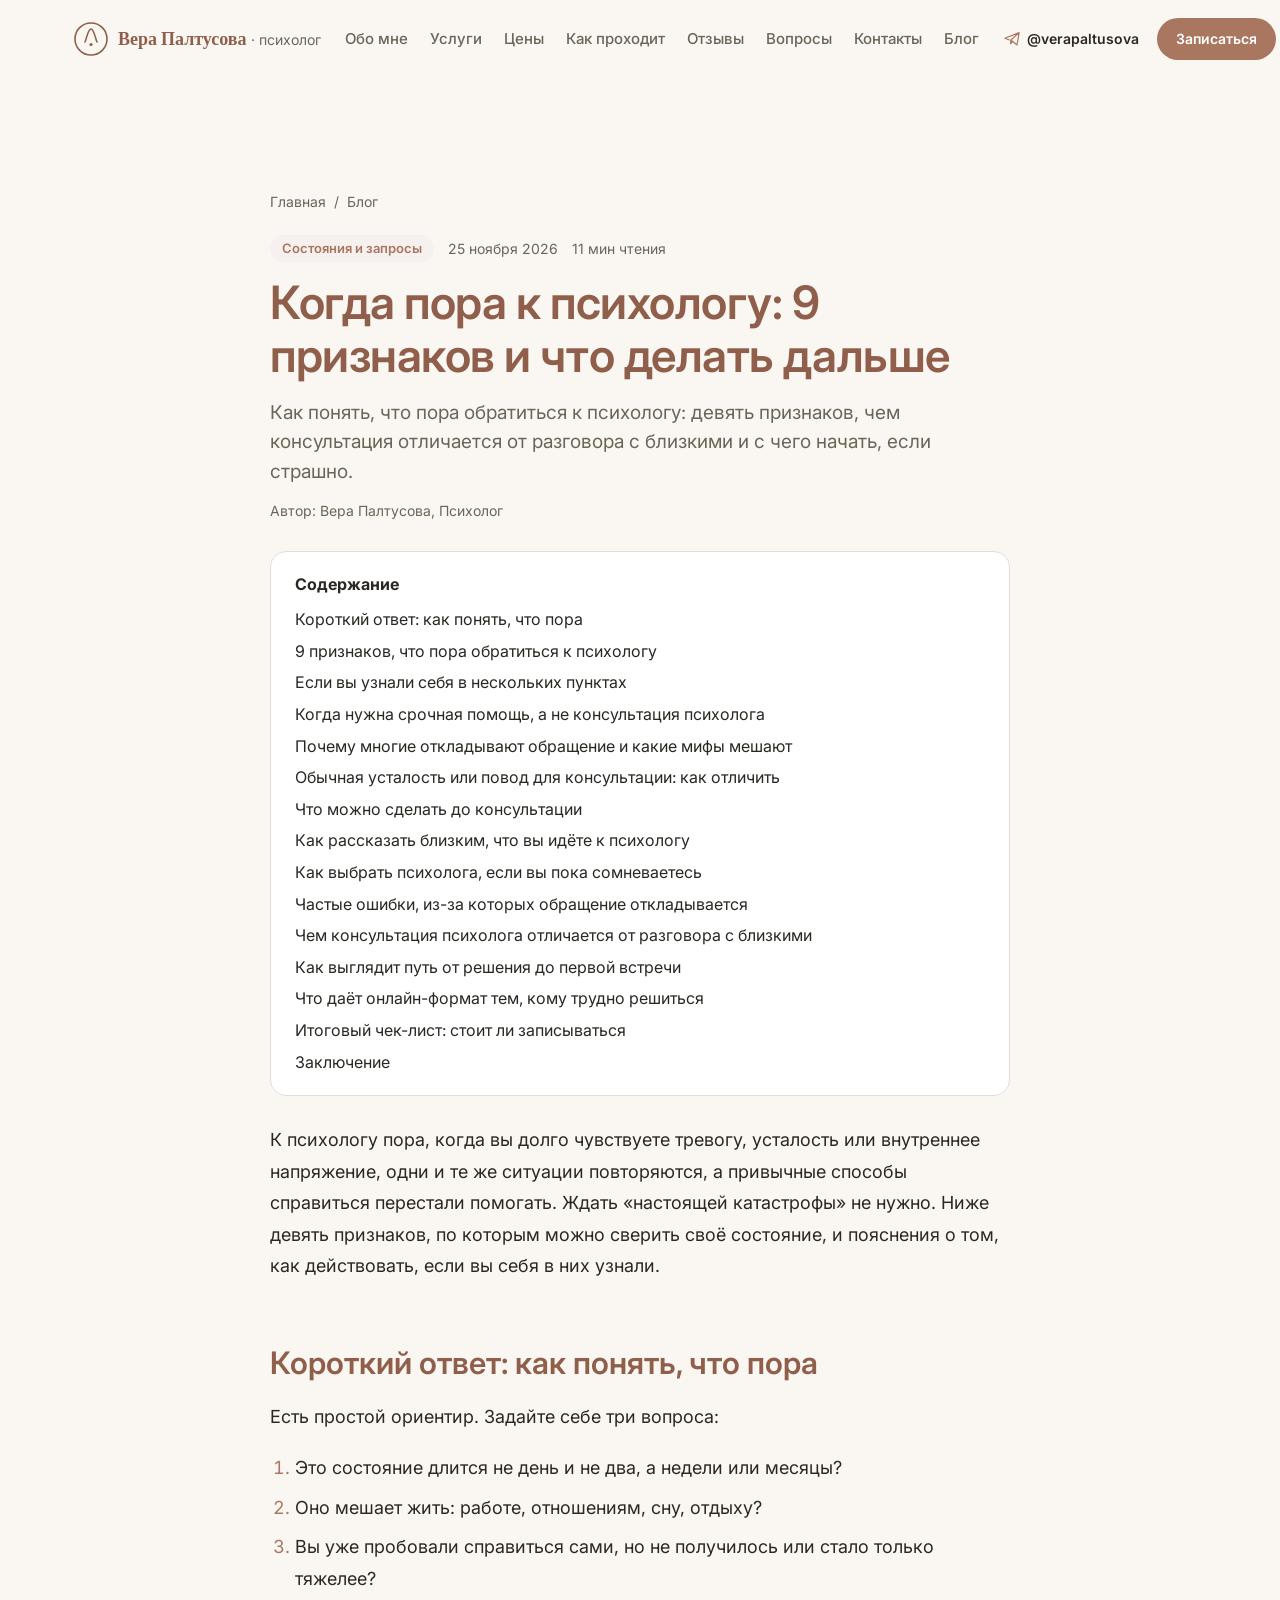
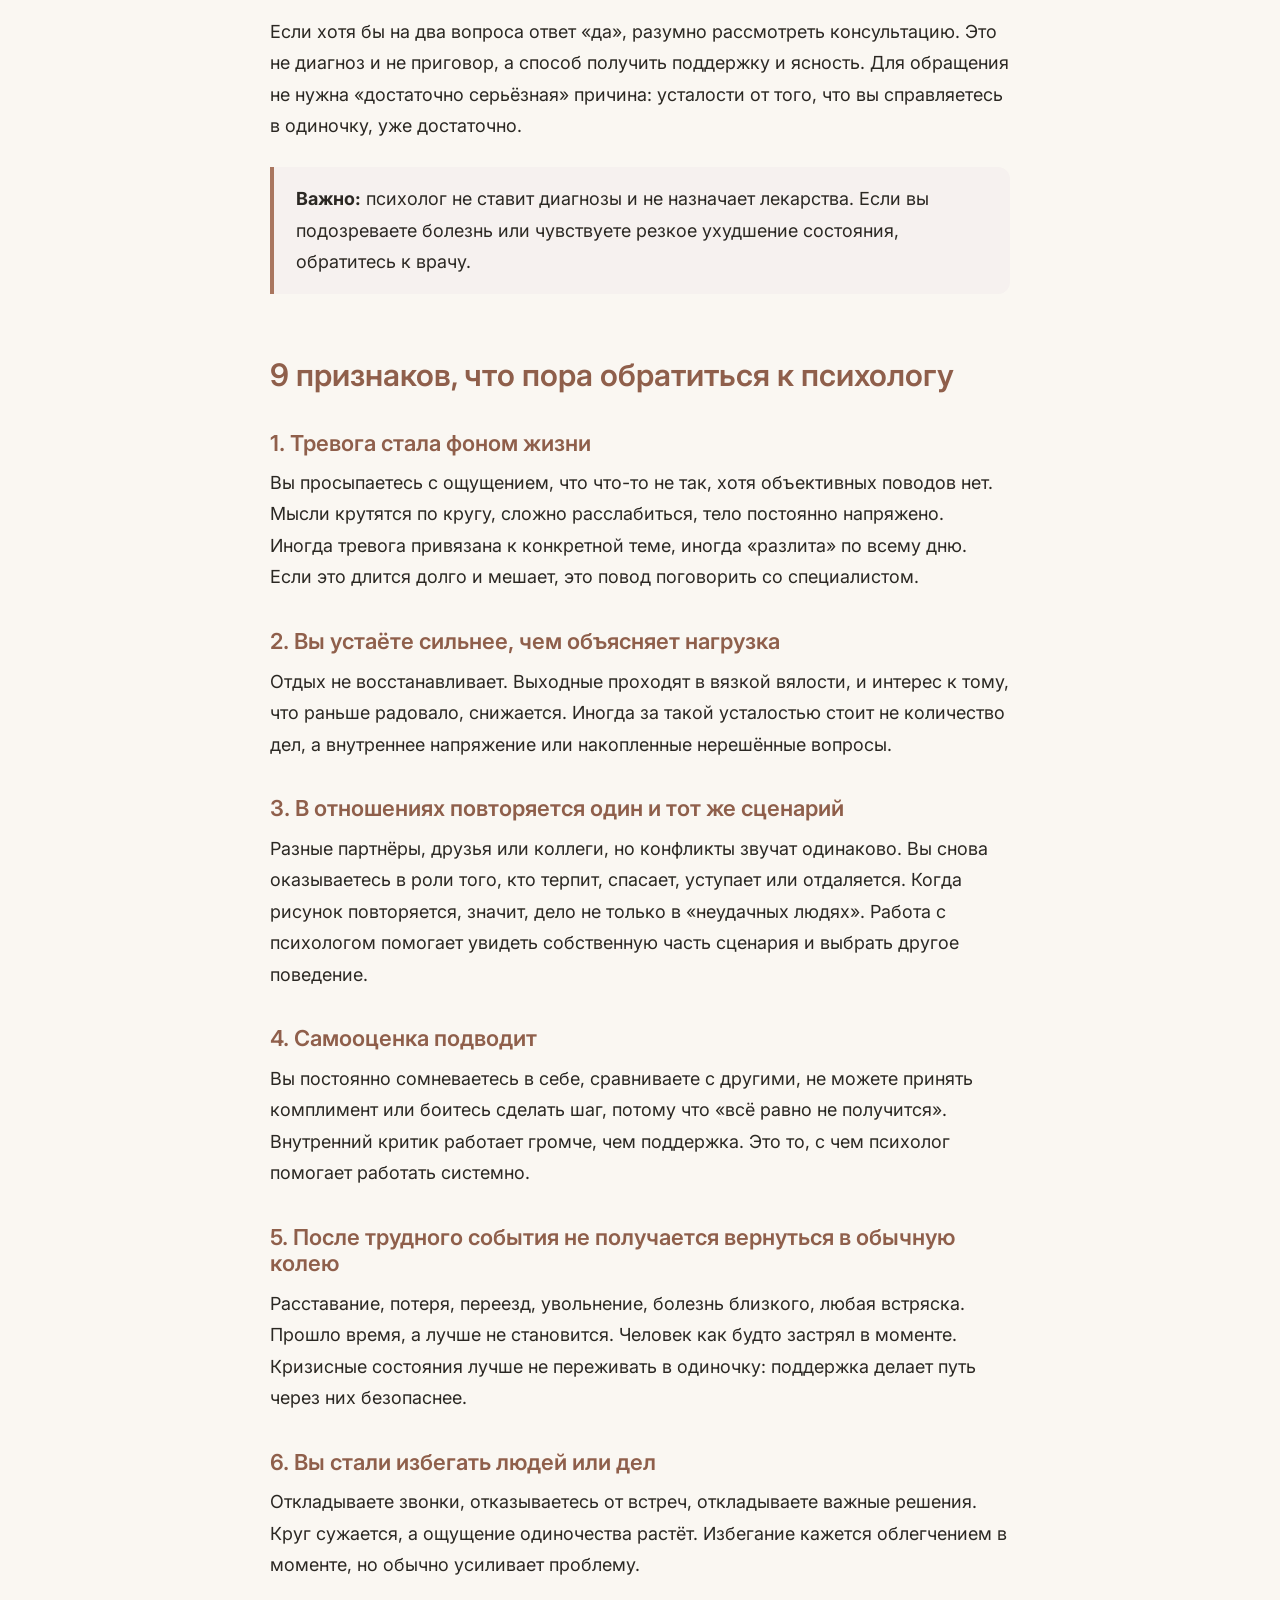
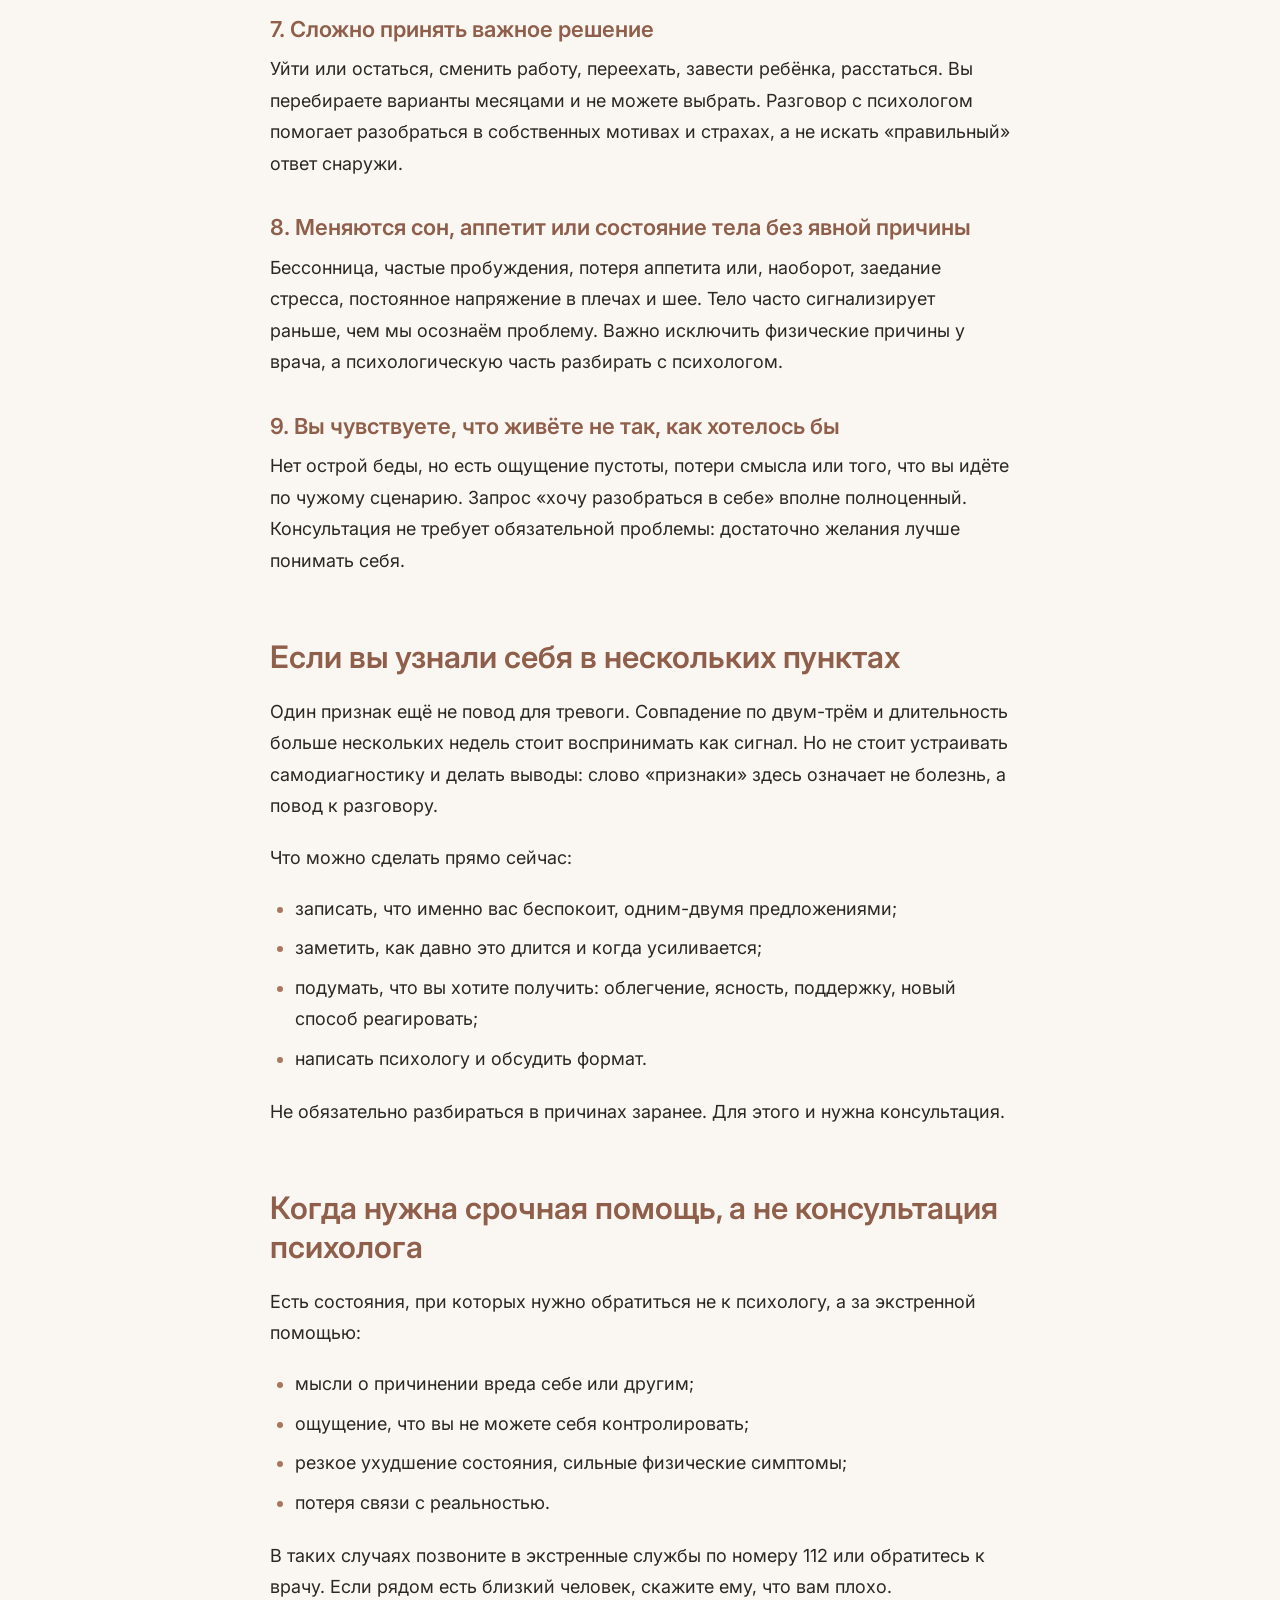
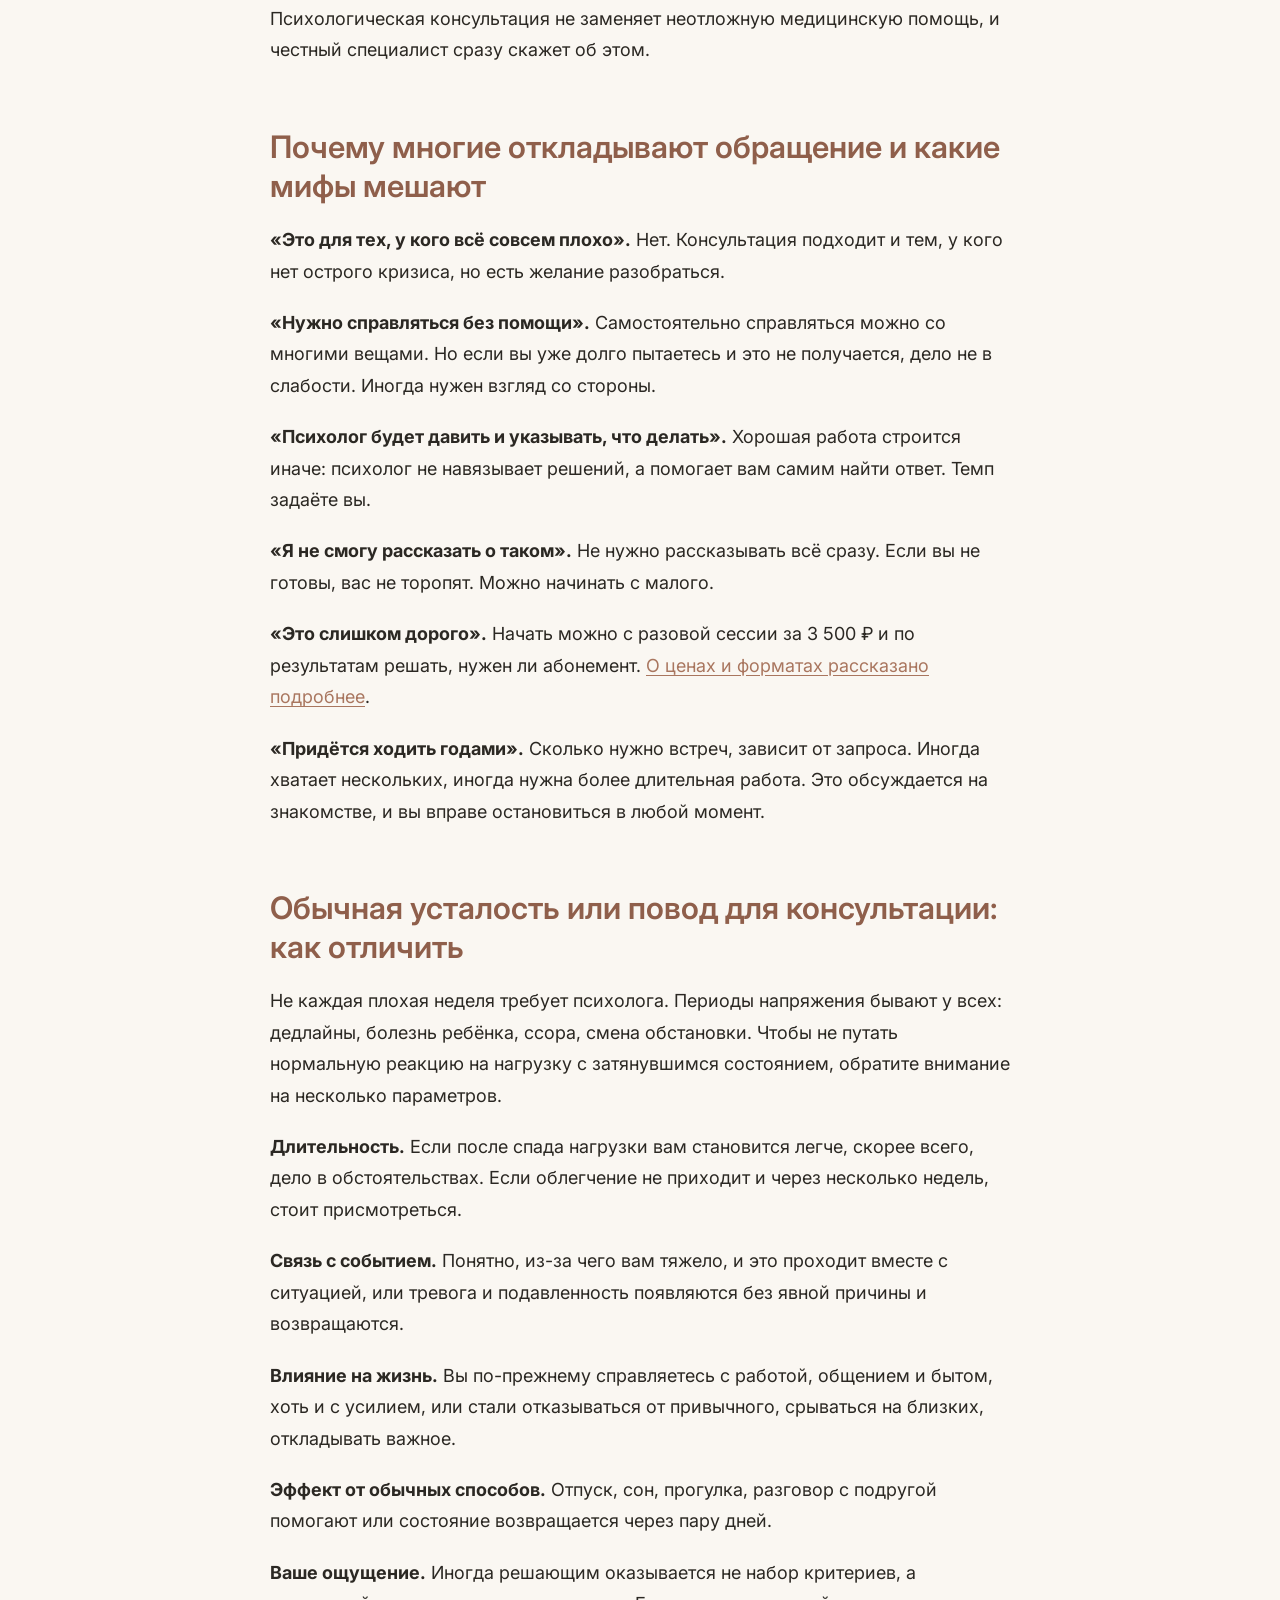
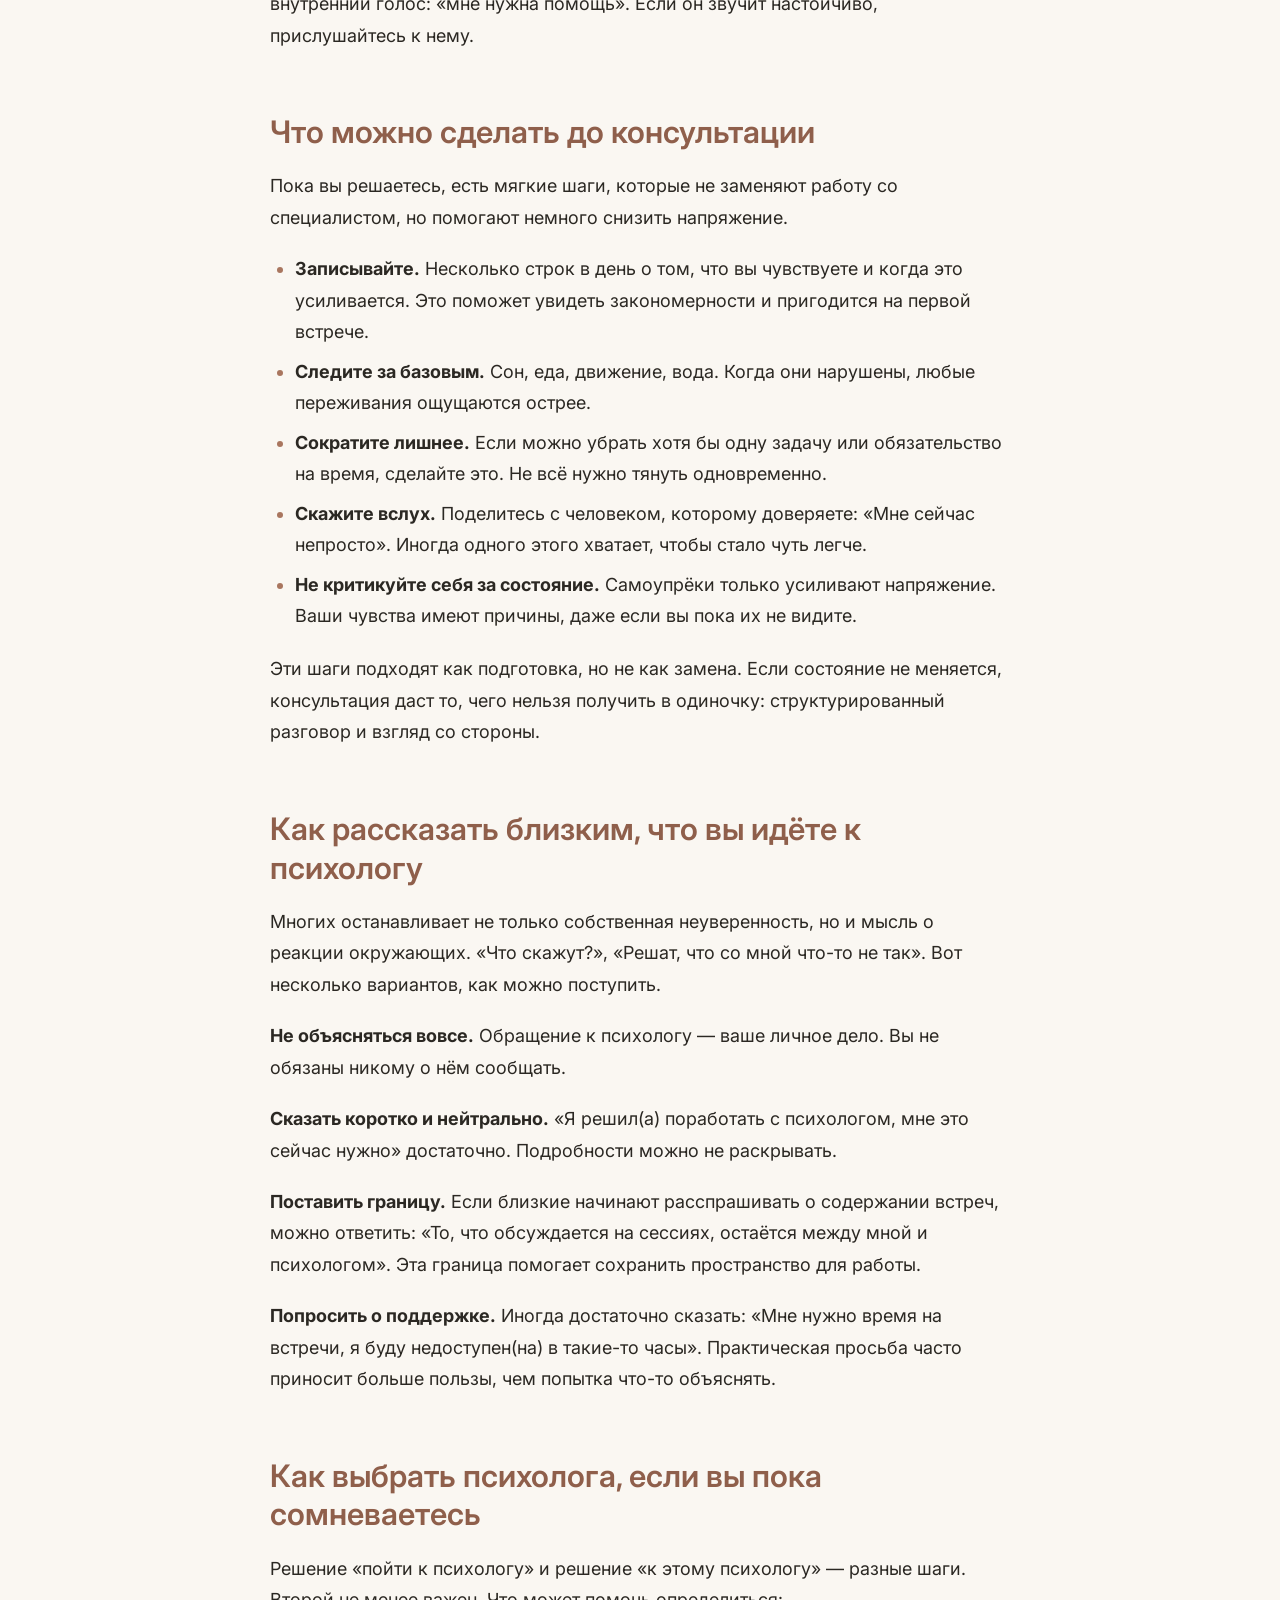
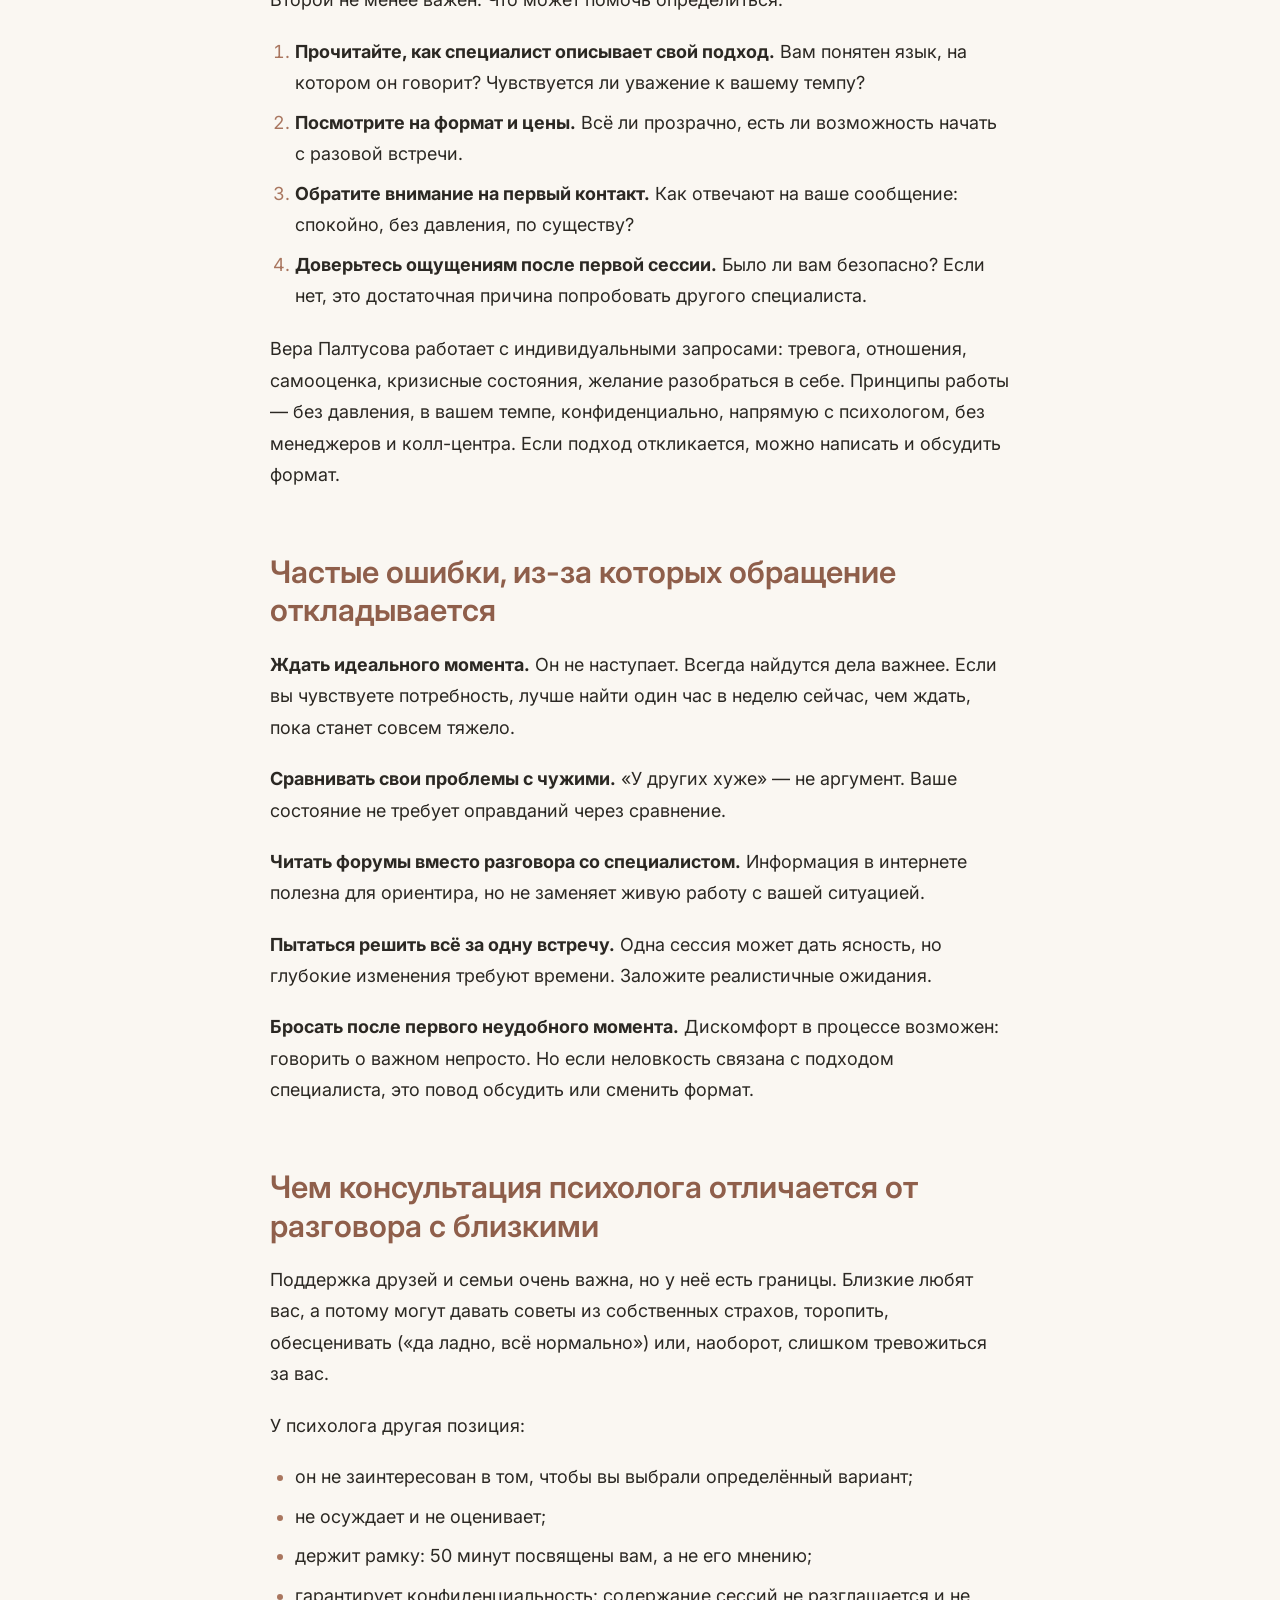
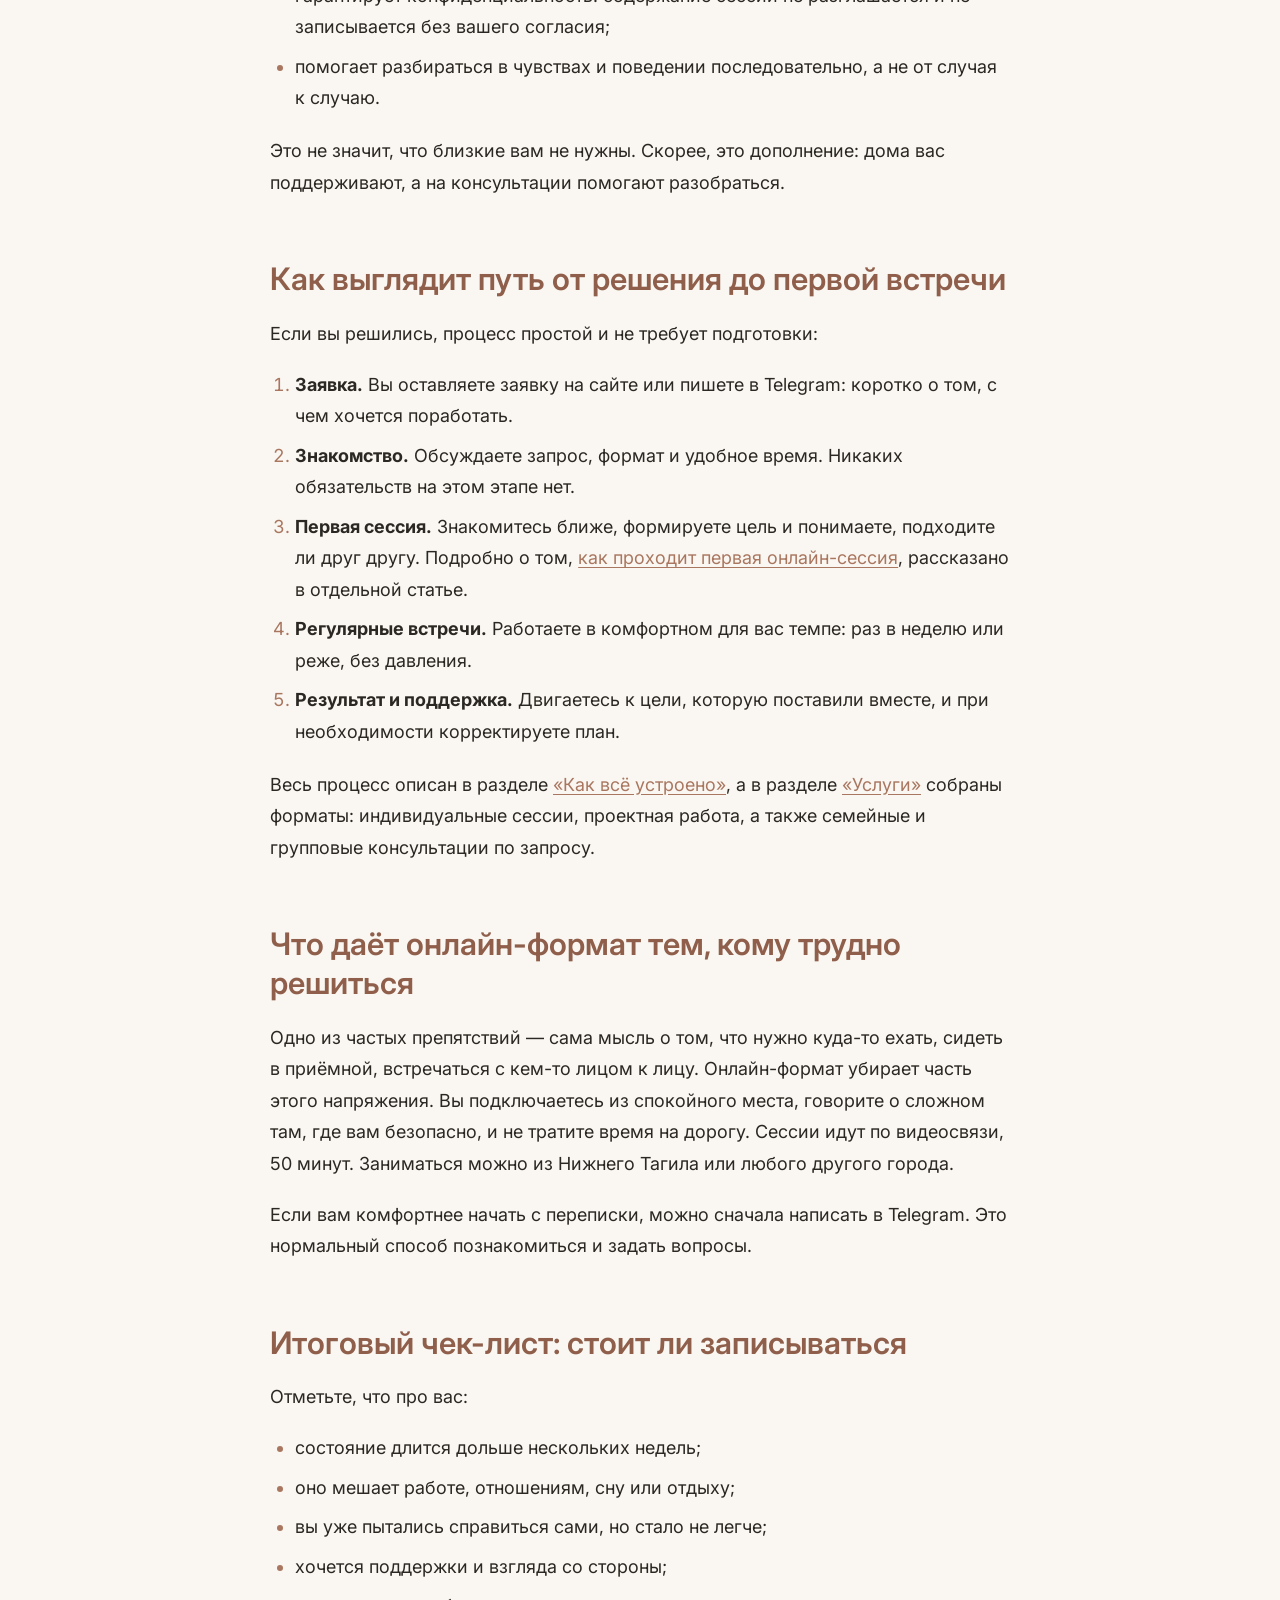
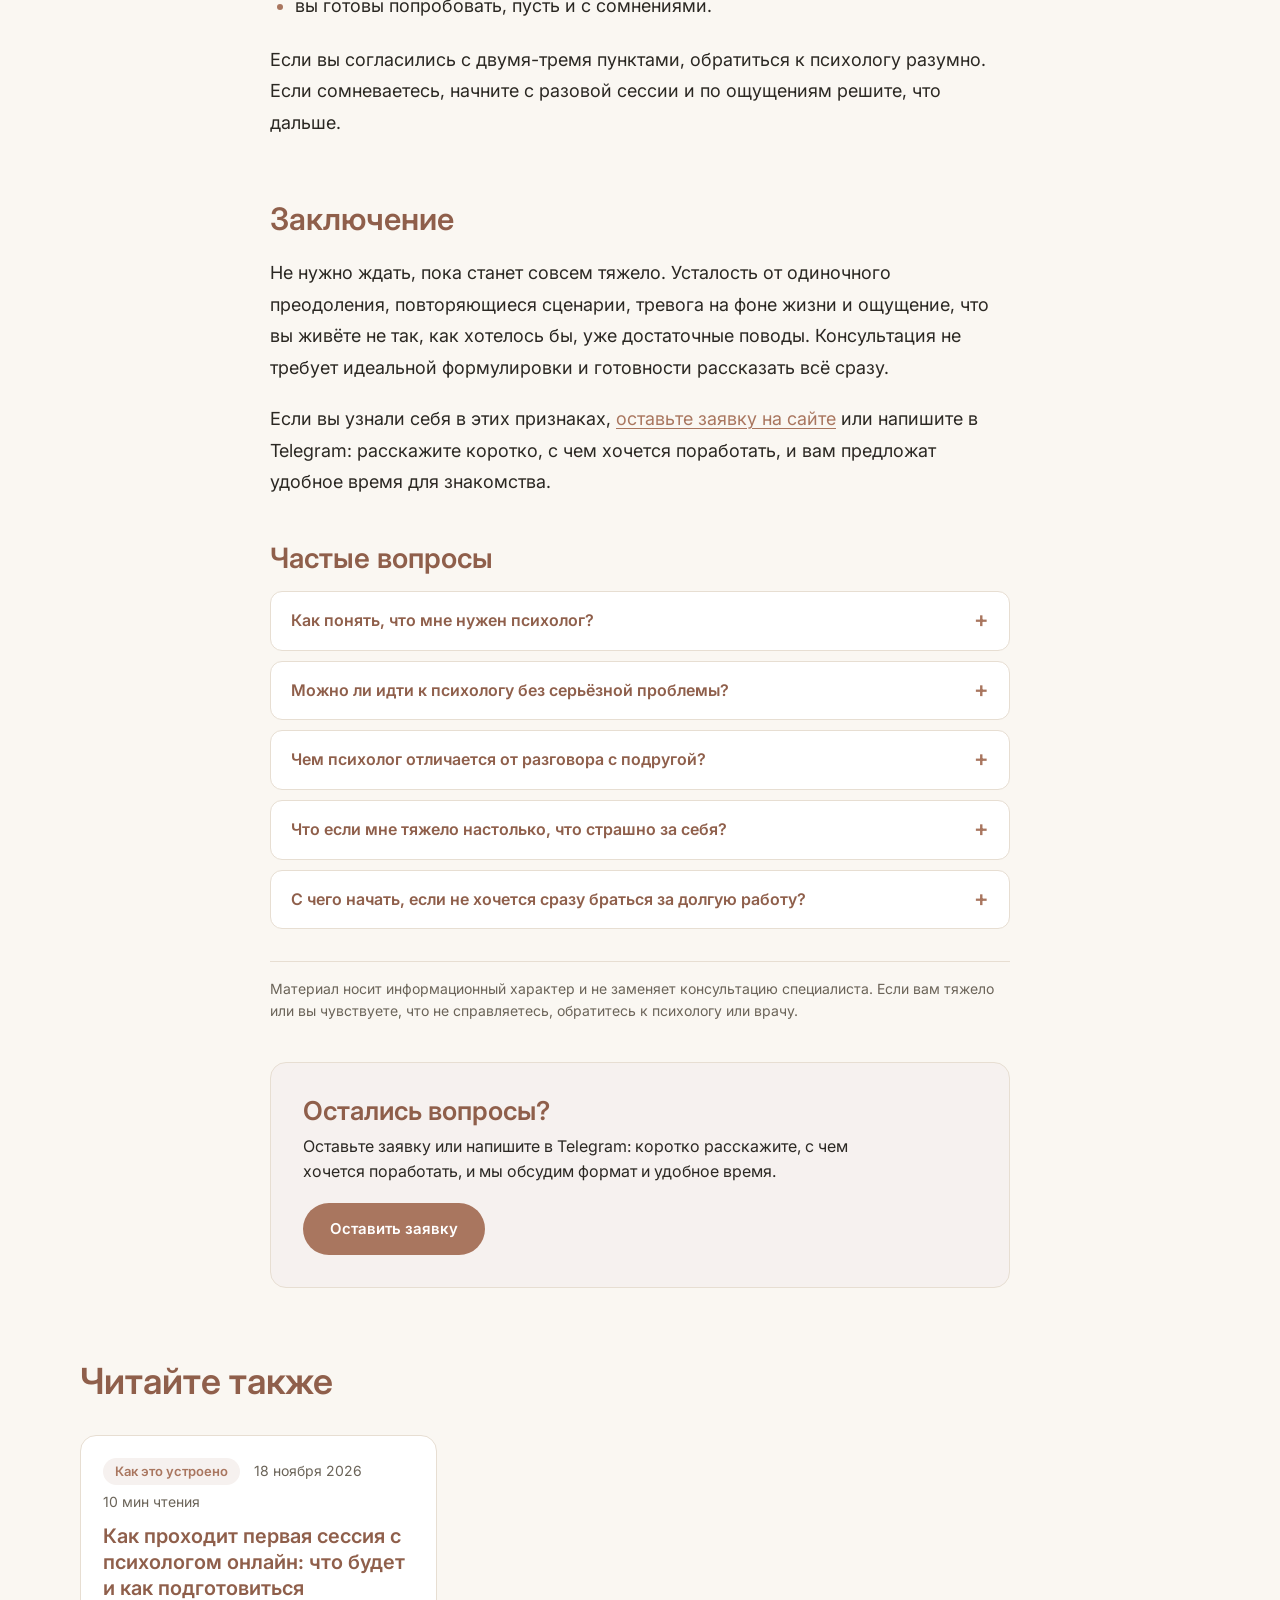
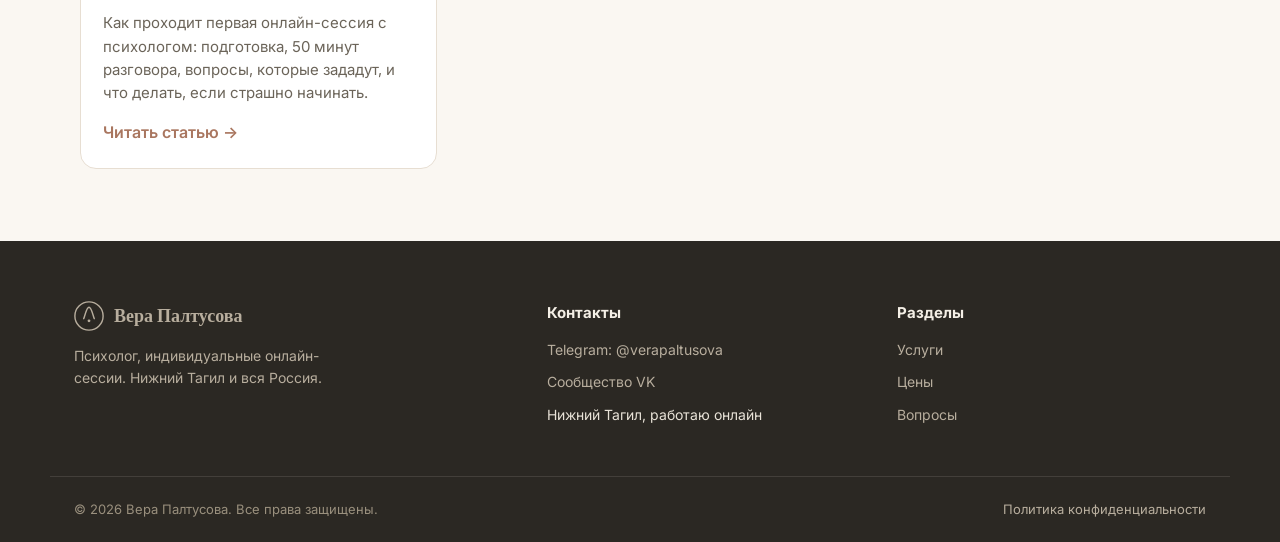
<file: blog/kogda-pora-k-psihologu/index.html>
<!DOCTYPE html>
<html lang="ru">
<head>
<meta charset="UTF-8">
<meta name="viewport" content="width=device-width, initial-scale=1.0">
<title>Когда пора к психологу: 9 признаков</title>
<meta name="description" content="Как понять, что пора обратиться к психологу: девять признаков, чем консультация отличается от разговора с близкими и с чего начать, если страшно.">
<link rel="canonical" href="https://verapal.ru/blog/kogda-pora-k-psihologu/">
<meta name="robots" content="index, follow, max-image-preview:large">
<meta property="og:type" content="article">
<meta property="og:title" content="Когда пора к психологу: 9 признаков">
<meta property="og:description" content="Как понять, что пора обратиться к психологу: девять признаков, чем консультация отличается от разговора с близкими и с чего начать, если страшно.">
<meta property="og:url" content="https://verapal.ru/blog/kogda-pora-k-psihologu/">
<meta property="og:locale" content="ru_RU">

<link rel="alternate" type="application/rss+xml" title="Вера Палтусова — блог" href="https://verapal.ru/feed.xml">

<link rel="preconnect" href="https://fonts.googleapis.com">
<link rel="preconnect" href="https://fonts.gstatic.com" crossorigin>
<link href="https://fonts.googleapis.com/css2?family=Fraunces:opsz,wght@9..144,500;9..144,600;9..144,700&family=Inter:wght@400;500;600;700&display=swap" rel="stylesheet">
<link rel="stylesheet" href="/styles.css">
<link rel="stylesheet" href="/blog/blog.css">
<link rel="stylesheet" href="/blog/blog.css">
<script type="application/ld+json">{"@context":"https://schema.org","@type":"Article","headline":"Когда пора к психологу: 9 признаков и что делать дальше","description":"Как понять, что пора обратиться к психологу: девять признаков, чем консультация отличается от разговора с близкими и с чего начать, если страшно.","inLanguage":"ru","datePublished":"2026-11-25","dateModified":"2026-11-25","mainEntityOfPage":"https://verapal.ru/blog/kogda-pora-k-psihologu/","author":{"@type":"Person","name":"Вера Палтусова"},"publisher":{"@type":"Organization","name":"Вера Палтусова","url":"https://verapal.ru/"}}</script>
<script type="application/ld+json">{"@context":"https://schema.org","@type":"BreadcrumbList","itemListElement":[{"@type":"ListItem","position":1,"name":"Главная","item":"https://verapal.ru/"},{"@type":"ListItem","position":2,"name":"Блог","item":"https://verapal.ru/blog/"},{"@type":"ListItem","position":3,"name":"Когда пора к психологу: 9 признаков и что делать дальше","item":"https://verapal.ru/blog/kogda-pora-k-psihologu/"}]}</script>
<script type="application/ld+json">{"@context":"https://schema.org","@type":"FAQPage","mainEntity":[{"@type":"Question","name":"Как понять, что мне нужен психолог?","acceptedAnswer":{"@type":"Answer","text":"Если вы долго чувствуете тревогу, усталость или одиночество, одни и те же ситуации повторяются, а привычные способы справиться перестали работать, это достаточный повод обратиться. Ждать «настоящей катастрофы» не нужно."}},{"@type":"Question","name":"Можно ли идти к психологу без серьёзной проблемы?","acceptedAnswer":{"@type":"Answer","text":"Да. Запрос «хочу разобраться в себе» вполне полноценный. Многие приходят без острого кризиса, а с ощущением, что живут не так, как хотелось бы."}},{"@type":"Question","name":"Чем психолог отличается от разговора с подругой?","acceptedAnswer":{"@type":"Answer","text":"Психолог держит рамку: говорит с вами о вас, не осуждает, не даёт оценок и не переносит ваши темы в свою жизнь. Конфиденциальность тоже входит в эту рамку."}},{"@type":"Question","name":"Что если мне тяжело настолько, что страшно за себя?","acceptedAnswer":{"@type":"Answer","text":"Обратитесь за срочной помощью: в экстренные службы по номеру 112 или к врачу. Психологическая консультация не заменяет неотложную помощь."}},{"@type":"Question","name":"С чего начать, если не хочется сразу браться за долгую работу?","acceptedAnswer":{"@type":"Answer","text":"Начните с одной разовой сессии. Она стоит 3 500 ₽ и длится 50 минут. Потом вы сами решите, продолжать ли."}}]}</script>
</head>
<body class="b-page">
<header class="header" id="header">
  <div class="container header__inner">
    <a href="/#top" class="logo">
      <svg width="34" height="34" viewBox="0 0 34 34" fill="none" xmlns="http://www.w3.org/2000/svg">
        <circle cx="17" cy="17" r="16" stroke="currentColor" stroke-width="1.6"/>
        <path d="M11 20c1.5-3 3-13 6-13s4.5 10 6 13" stroke="currentColor" stroke-width="1.6" stroke-linecap="round" stroke-linejoin="round"/>
        <circle cx="17" cy="22.5" r="1.6" fill="currentColor"/>
      </svg>
      <span>Вера Палтусова<span class="logo__suffix"> · психолог</span></span>
    </a>
    <nav class="nav" id="nav">
      <a href="/#about">Обо мне</a>
      <a href="/#services">Услуги</a>
      <a href="/#price">Цены</a>
      <a href="/#process">Как проходит</a>
      <a href="/#reviews">Отзывы</a>
      <a href="/#faq">Вопросы</a>
      <a href="/#contacts">Контакты</a>
    <!-- BLOGNAV:START --><a href="/blog/">Блог</a><!-- BLOGNAV:END --></nav>
    <div class="header__actions">
      <a href="https://t.me/verapaltusova" class="header__phone" target="_blank" rel="noopener">
        <svg width="18" height="18" viewBox="0 0 24 24" fill="none"><path d="M21.5 3.5L2.5 11l6 2.3M21.5 3.5L18.7 20l-8.2-6.7M21.5 3.5L10.5 13.3m0 0l-.5 5 2.7-3" stroke="currentColor" stroke-width="1.6" stroke-linecap="round" stroke-linejoin="round"/></svg>
        <span>@verapaltusova</span>
      </a>
      <a href="/#lead" class="btn btn--primary btn--sm">Записаться</a>
    </div>
    <button class="burger" id="burger" aria-label="Меню"><span></span><span></span><span></span></button>
  </div>
</header>
<main class="blog">

<article class="b-article">
  <nav class="b-crumbs" aria-label="Хлебные крошки"><a href="/">Главная</a><span>/</span><a href="/blog/">Блог</a></nav>
  
  <header class="b-head">
    <div class="b-meta"><span class="b-chip">Состояния и запросы</span><time datetime="2026-11-25">25 ноября 2026</time><span>11 мин чтения</span></div>
    <h1>Когда пора к психологу: 9 признаков и что делать дальше</h1>
    <p class="b-lead">Как понять, что пора обратиться к психологу: девять признаков, чем консультация отличается от разговора с близкими и с чего начать, если страшно.</p>
    <p class="b-author">Автор: Вера Палтусова, Психолог</p>
  </header>
  
  <nav class="b-toc" aria-label="Содержание"><strong>Содержание</strong><ol><li><a href="#korotkiy-otvet-kak-ponyat-chto-pora">Короткий ответ: как понять, что пора</a></li><li><a href="#9-priznakov-chto-pora-obratitsya-k-psihologu">9 признаков, что пора обратиться к психологу</a></li><li><a href="#esli-vy-uznali-sebya-v-neskolkih-punktah">Если вы узнали себя в нескольких пунктах</a></li><li><a href="#kogda-nuzhna-srochnaya-pomosch-a-ne-konsultaciya-psihologa">Когда нужна срочная помощь, а не консультация психолога</a></li><li><a href="#pochemu-mnogie-otkladyvayut-obraschenie-i-kakie-mify-meshayu">Почему многие откладывают обращение и какие мифы мешают</a></li><li><a href="#obychnaya-ustalost-ili-povod-dlya-konsultacii-kak-otlichit">Обычная усталость или повод для консультации: как отличить</a></li><li><a href="#chto-mozhno-sdelat-do-konsultacii">Что можно сделать до консультации</a></li><li><a href="#kak-rasskazat-blizkim-chto-vy-idete-k-psihologu">Как рассказать близким, что вы идёте к психологу</a></li><li><a href="#kak-vybrat-psihologa-esli-vy-poka-somnevaetes">Как выбрать психолога, если вы пока сомневаетесь</a></li><li><a href="#chastye-oshibki-iz-za-kotoryh-obraschenie-otkladyvaetsya">Частые ошибки, из-за которых обращение откладывается</a></li><li><a href="#chem-konsultaciya-psihologa-otlichaetsya-ot-razgovora-s-bliz">Чем консультация психолога отличается от разговора с близкими</a></li><li><a href="#kak-vyglyadit-put-ot-resheniya-do-pervoy-vstrechi">Как выглядит путь от решения до первой встречи</a></li><li><a href="#chto-daet-onlayn-format-tem-komu-trudno-reshitsya">Что даёт онлайн-формат тем, кому трудно решиться</a></li><li><a href="#itogovyy-chek-list-stoit-li-zapisyvatsya">Итоговый чек-лист: стоит ли записываться</a></li><li><a href="#zaklyuchenie">Заключение</a></li></ol></nav>
  <div class="b-content"><p>К психологу пора, когда вы долго чувствуете тревогу, усталость или внутреннее напряжение, одни и те же ситуации повторяются, а привычные способы справиться перестали помогать. Ждать «настоящей катастрофы» не нужно. Ниже девять признаков, по которым можно сверить своё состояние, и пояснения о том, как действовать, если вы себя в них узнали.</p>
<h2 id="korotkiy-otvet-kak-ponyat-chto-pora">Короткий ответ: как понять, что пора</h2>
<p>Есть простой ориентир. Задайте себе три вопроса:</p>
<ol><li>Это состояние длится не день и не два, а недели или месяцы?</li><li>Оно мешает жить: работе, отношениям, сну, отдыху?</li><li>Вы уже пробовали справиться сами, но не получилось или стало только тяжелее?</li></ol>
<p>Если хотя бы на два вопроса ответ «да», разумно рассмотреть консультацию. Это не диагноз и не приговор, а способ получить поддержку и ясность. Для обращения не нужна «достаточно серьёзная» причина: усталости от того, что вы справляетесь в одиночку, уже достаточно.</p>
<blockquote><p><strong>Важно:</strong> психолог не ставит диагнозы и не назначает лекарства. Если вы подозреваете болезнь или чувствуете резкое ухудшение состояния, обратитесь к врачу.</p></blockquote>
<h2 id="9-priznakov-chto-pora-obratitsya-k-psihologu">9 признаков, что пора обратиться к психологу</h2>
<h3 id="1-trevoga-stala-fonom-zhizni">1. Тревога стала фоном жизни</h3>
<p>Вы просыпаетесь с ощущением, что что-то не так, хотя объективных поводов нет. Мысли крутятся по кругу, сложно расслабиться, тело постоянно напряжено. Иногда тревога привязана к конкретной теме, иногда «разлита» по всему дню. Если это длится долго и мешает, это повод поговорить со специалистом.</p>
<h3 id="2-vy-ustaete-silnee-chem-obyasnyaet-nagruzka">2. Вы устаёте сильнее, чем объясняет нагрузка</h3>
<p>Отдых не восстанавливает. Выходные проходят в вязкой вялости, и интерес к тому, что раньше радовало, снижается. Иногда за такой усталостью стоит не количество дел, а внутреннее напряжение или накопленные нерешённые вопросы.</p>
<h3 id="3-v-otnosheniyah-povtoryaetsya-odin-i-tot-zhe-scenariy">3. В отношениях повторяется один и тот же сценарий</h3>
<p>Разные партнёры, друзья или коллеги, но конфликты звучат одинаково. Вы снова оказываетесь в роли того, кто терпит, спасает, уступает или отдаляется. Когда рисунок повторяется, значит, дело не только в «неудачных людях». Работа с психологом помогает увидеть собственную часть сценария и выбрать другое поведение.</p>
<h3 id="4-samoocenka-podvodit">4. Самооценка подводит</h3>
<p>Вы постоянно сомневаетесь в себе, сравниваете с другими, не можете принять комплимент или боитесь сделать шаг, потому что «всё равно не получится». Внутренний критик работает громче, чем поддержка. Это то, с чем психолог помогает работать системно.</p>
<h3 id="5-posle-trudnogo-sobytiya-ne-poluchaetsya-vernutsya-v-obychn">5. После трудного события не получается вернуться в обычную колею</h3>
<p>Расставание, потеря, переезд, увольнение, болезнь близкого, любая встряска. Прошло время, а лучше не становится. Человек как будто застрял в моменте. Кризисные состояния лучше не переживать в одиночку: поддержка делает путь через них безопаснее.</p>
<h3 id="6-vy-stali-izbegat-lyudey-ili-del">6. Вы стали избегать людей или дел</h3>
<p>Откладываете звонки, отказываетесь от встреч, откладываете важные решения. Круг сужается, а ощущение одиночества растёт. Избегание кажется облегчением в моменте, но обычно усиливает проблему.</p>
<h3 id="7-slozhno-prinyat-vazhnoe-reshenie">7. Сложно принять важное решение</h3>
<p>Уйти или остаться, сменить работу, переехать, завести ребёнка, расстаться. Вы перебираете варианты месяцами и не можете выбрать. Разговор с психологом помогает разобраться в собственных мотивах и страхах, а не искать «правильный» ответ снаружи.</p>
<h3 id="8-menyayutsya-son-appetit-ili-sostoyanie-tela-bez-yavnoy-pri">8. Меняются сон, аппетит или состояние тела без явной причины</h3>
<p>Бессонница, частые пробуждения, потеря аппетита или, наоборот, заедание стресса, постоянное напряжение в плечах и шее. Тело часто сигнализирует раньше, чем мы осознаём проблему. Важно исключить физические причины у врача, а психологическую часть разбирать с психологом.</p>
<h3 id="9-vy-chuvstvuete-chto-zhivete-ne-tak-kak-hotelos-by">9. Вы чувствуете, что живёте не так, как хотелось бы</h3>
<p>Нет острой беды, но есть ощущение пустоты, потери смысла или того, что вы идёте по чужому сценарию. Запрос «хочу разобраться в себе» вполне полноценный. Консультация не требует обязательной проблемы: достаточно желания лучше понимать себя.</p>
<h2 id="esli-vy-uznali-sebya-v-neskolkih-punktah">Если вы узнали себя в нескольких пунктах</h2>
<p>Один признак ещё не повод для тревоги. Совпадение по двум-трём и длительность больше нескольких недель стоит воспринимать как сигнал. Но не стоит устраивать самодиагностику и делать выводы: слово «признаки» здесь означает не болезнь, а повод к разговору.</p>
<p>Что можно сделать прямо сейчас:</p>
<ul><li>записать, что именно вас беспокоит, одним-двумя предложениями;</li><li>заметить, как давно это длится и когда усиливается;</li><li>подумать, что вы хотите получить: облегчение, ясность, поддержку, новый способ реагировать;</li><li>написать психологу и обсудить формат.</li></ul>
<p>Не обязательно разбираться в причинах заранее. Для этого и нужна консультация.</p>
<h2 id="kogda-nuzhna-srochnaya-pomosch-a-ne-konsultaciya-psihologa">Когда нужна срочная помощь, а не консультация психолога</h2>
<p>Есть состояния, при которых нужно обратиться не к психологу, а за экстренной помощью:</p>
<ul><li>мысли о причинении вреда себе или другим;</li><li>ощущение, что вы не можете себя контролировать;</li><li>резкое ухудшение состояния, сильные физические симптомы;</li><li>потеря связи с реальностью.</li></ul>
<p>В таких случаях позвоните в экстренные службы по номеру 112 или обратитесь к врачу. Если рядом есть близкий человек, скажите ему, что вам плохо. Психологическая консультация не заменяет неотложную медицинскую помощь, и честный специалист сразу скажет об этом.</p>
<h2 id="pochemu-mnogie-otkladyvayut-obraschenie-i-kakie-mify-meshayu">Почему многие откладывают обращение и какие мифы мешают</h2>
<p><strong>«Это для тех, у кого всё совсем плохо».</strong> Нет. Консультация подходит и тем, у кого нет острого кризиса, но есть желание разобраться.</p>
<p><strong>«Нужно справляться без помощи».</strong> Самостоятельно справляться можно со многими вещами. Но если вы уже долго пытаетесь и это не получается, дело не в слабости. Иногда нужен взгляд со стороны.</p>
<p><strong>«Психолог будет давить и указывать, что делать».</strong> Хорошая работа строится иначе: психолог не навязывает решений, а помогает вам самим найти ответ. Темп задаёте вы.</p>
<p><strong>«Я не смогу рассказать о таком».</strong> Не нужно рассказывать всё сразу. Если вы не готовы, вас не торопят. Можно начинать с малого.</p>
<p><strong>«Это слишком дорого».</strong> Начать можно с разовой сессии за 3 500 ₽ и по результатам решать, нужен ли абонемент. <a href="/blog/skolko-stoit-seans-psihologa-onlajn/">О ценах и форматах рассказано подробнее</a>.</p>
<p><strong>«Придётся ходить годами».</strong> Сколько нужно встреч, зависит от запроса. Иногда хватает нескольких, иногда нужна более длительная работа. Это обсуждается на знакомстве, и вы вправе остановиться в любой момент.</p>
<h2 id="obychnaya-ustalost-ili-povod-dlya-konsultacii-kak-otlichit">Обычная усталость или повод для консультации: как отличить</h2>
<p>Не каждая плохая неделя требует психолога. Периоды напряжения бывают у всех: дедлайны, болезнь ребёнка, ссора, смена обстановки. Чтобы не путать нормальную реакцию на нагрузку с затянувшимся состоянием, обратите внимание на несколько параметров.</p>
<p><strong>Длительность.</strong> Если после спада нагрузки вам становится легче, скорее всего, дело в обстоятельствах. Если облегчение не приходит и через несколько недель, стоит присмотреться.</p>
<p><strong>Связь с событием.</strong> Понятно, из-за чего вам тяжело, и это проходит вместе с ситуацией, или тревога и подавленность появляются без явной причины и возвращаются.</p>
<p><strong>Влияние на жизнь.</strong> Вы по-прежнему справляетесь с работой, общением и бытом, хоть и с усилием, или стали отказываться от привычного, срываться на близких, откладывать важное.</p>
<p><strong>Эффект от обычных способов.</strong> Отпуск, сон, прогулка, разговор с подругой помогают или состояние возвращается через пару дней.</p>
<p><strong>Ваше ощущение.</strong> Иногда решающим оказывается не набор критериев, а внутренний голос: «мне нужна помощь». Если он звучит настойчиво, прислушайтесь к нему.</p>
<h2 id="chto-mozhno-sdelat-do-konsultacii">Что можно сделать до консультации</h2>
<p>Пока вы решаетесь, есть мягкие шаги, которые не заменяют работу со специалистом, но помогают немного снизить напряжение.</p>
<ul><li><strong>Записывайте.</strong> Несколько строк в день о том, что вы чувствуете и когда это усиливается. Это поможет увидеть закономерности и пригодится на первой встрече.</li><li><strong>Следите за базовым.</strong> Сон, еда, движение, вода. Когда они нарушены, любые переживания ощущаются острее.</li><li><strong>Сократите лишнее.</strong> Если можно убрать хотя бы одну задачу или обязательство на время, сделайте это. Не всё нужно тянуть одновременно.</li><li><strong>Скажите вслух.</strong> Поделитесь с человеком, которому доверяете: «Мне сейчас непросто». Иногда одного этого хватает, чтобы стало чуть легче.</li><li><strong>Не критикуйте себя за состояние.</strong> Самоупрёки только усиливают напряжение. Ваши чувства имеют причины, даже если вы пока их не видите.</li></ul>
<p>Эти шаги подходят как подготовка, но не как замена. Если состояние не меняется, консультация даст то, чего нельзя получить в одиночку: структурированный разговор и взгляд со стороны.</p>
<h2 id="kak-rasskazat-blizkim-chto-vy-idete-k-psihologu">Как рассказать близким, что вы идёте к психологу</h2>
<p>Многих останавливает не только собственная неуверенность, но и мысль о реакции окружающих. «Что скажут?», «Решат, что со мной что-то не так». Вот несколько вариантов, как можно поступить.</p>
<p><strong>Не объясняться вовсе.</strong> Обращение к психологу — ваше личное дело. Вы не обязаны никому о нём сообщать.</p>
<p><strong>Сказать коротко и нейтрально.</strong> «Я решил(а) поработать с психологом, мне это сейчас нужно» достаточно. Подробности можно не раскрывать.</p>
<p><strong>Поставить границу.</strong> Если близкие начинают расспрашивать о содержании встреч, можно ответить: «То, что обсуждается на сессиях, остаётся между мной и психологом». Эта граница помогает сохранить пространство для работы.</p>
<p><strong>Попросить о поддержке.</strong> Иногда достаточно сказать: «Мне нужно время на встречи, я буду недоступен(на) в такие-то часы». Практическая просьба часто приносит больше пользы, чем попытка что-то объяснять.</p>
<h2 id="kak-vybrat-psihologa-esli-vy-poka-somnevaetes">Как выбрать психолога, если вы пока сомневаетесь</h2>
<p>Решение «пойти к психологу» и решение «к этому психологу» — разные шаги. Второй не менее важен. Что может помочь определиться:</p>
<ol><li><strong>Прочитайте, как специалист описывает свой подход.</strong> Вам понятен язык, на котором он говорит? Чувствуется ли уважение к вашему темпу?</li><li><strong>Посмотрите на формат и цены.</strong> Всё ли прозрачно, есть ли возможность начать с разовой встречи.</li><li><strong>Обратите внимание на первый контакт.</strong> Как отвечают на ваше сообщение: спокойно, без давления, по существу?</li><li><strong>Доверьтесь ощущениям после первой сессии.</strong> Было ли вам безопасно? Если нет, это достаточная причина попробовать другого специалиста.</li></ol>
<p>Вера Палтусова работает с индивидуальными запросами: тревога, отношения, самооценка, кризисные состояния, желание разобраться в себе. Принципы работы — без давления, в вашем темпе, конфиденциально, напрямую с психологом, без менеджеров и колл-центра. Если подход откликается, можно написать и обсудить формат.</p>
<h2 id="chastye-oshibki-iz-za-kotoryh-obraschenie-otkladyvaetsya">Частые ошибки, из-за которых обращение откладывается</h2>
<p><strong>Ждать идеального момента.</strong> Он не наступает. Всегда найдутся дела важнее. Если вы чувствуете потребность, лучше найти один час в неделю сейчас, чем ждать, пока станет совсем тяжело.</p>
<p><strong>Сравнивать свои проблемы с чужими.</strong> «У других хуже» — не аргумент. Ваше состояние не требует оправданий через сравнение.</p>
<p><strong>Читать форумы вместо разговора со специалистом.</strong> Информация в интернете полезна для ориентира, но не заменяет живую работу с вашей ситуацией.</p>
<p><strong>Пытаться решить всё за одну встречу.</strong> Одна сессия может дать ясность, но глубокие изменения требуют времени. Заложите реалистичные ожидания.</p>
<p><strong>Бросать после первого неудобного момента.</strong> Дискомфорт в процессе возможен: говорить о важном непросто. Но если неловкость связана с подходом специалиста, это повод обсудить или сменить формат.</p>
<h2 id="chem-konsultaciya-psihologa-otlichaetsya-ot-razgovora-s-bliz">Чем консультация психолога отличается от разговора с близкими</h2>
<p>Поддержка друзей и семьи очень важна, но у неё есть границы. Близкие любят вас, а потому могут давать советы из собственных страхов, торопить, обесценивать («да ладно, всё нормально») или, наоборот, слишком тревожиться за вас.</p>
<p>У психолога другая позиция:</p>
<ul><li>он не заинтересован в том, чтобы вы выбрали определённый вариант;</li><li>не осуждает и не оценивает;</li><li>держит рамку: 50 минут посвящены вам, а не его мнению;</li><li>гарантирует конфиденциальность: содержание сессий не разглашается и не записывается без вашего согласия;</li><li>помогает разбираться в чувствах и поведении последовательно, а не от случая к случаю.</li></ul>
<p>Это не значит, что близкие вам не нужны. Скорее, это дополнение: дома вас поддерживают, а на консультации помогают разобраться.</p>
<h2 id="kak-vyglyadit-put-ot-resheniya-do-pervoy-vstrechi">Как выглядит путь от решения до первой встречи</h2>
<p>Если вы решились, процесс простой и не требует подготовки:</p>
<ol><li><strong>Заявка.</strong> Вы оставляете заявку на сайте или пишете в Telegram: коротко о том, с чем хочется поработать.</li><li><strong>Знакомство.</strong> Обсуждаете запрос, формат и удобное время. Никаких обязательств на этом этапе нет.</li><li><strong>Первая сессия.</strong> Знакомитесь ближе, формируете цель и понимаете, подходите ли друг другу. Подробно о том, <a href="/blog/kak-prohodit-pervaya-sessiya-psihologa-onlajn/">как проходит первая онлайн-сессия</a>, рассказано в отдельной статье.</li><li><strong>Регулярные встречи.</strong> Работаете в комфортном для вас темпе: раз в неделю или реже, без давления.</li><li><strong>Результат и поддержка.</strong> Двигаетесь к цели, которую поставили вместе, и при необходимости корректируете план.</li></ol>
<p>Весь процесс описан в разделе <a href="/#process">«Как всё устроено»</a>, а в разделе <a href="/#services">«Услуги»</a> собраны форматы: индивидуальные сессии, проектная работа, а также семейные и групповые консультации по запросу.</p>
<h2 id="chto-daet-onlayn-format-tem-komu-trudno-reshitsya">Что даёт онлайн-формат тем, кому трудно решиться</h2>
<p>Одно из частых препятствий — сама мысль о том, что нужно куда-то ехать, сидеть в приёмной, встречаться с кем-то лицом к лицу. Онлайн-формат убирает часть этого напряжения. Вы подключаетесь из спокойного места, говорите о сложном там, где вам безопасно, и не тратите время на дорогу. Сессии идут по видеосвязи, 50 минут. Заниматься можно из Нижнего Тагила или любого другого города.</p>
<p>Если вам комфортнее начать с переписки, можно сначала написать в Telegram. Это нормальный способ познакомиться и задать вопросы.</p>
<h2 id="itogovyy-chek-list-stoit-li-zapisyvatsya">Итоговый чек-лист: стоит ли записываться</h2>
<p>Отметьте, что про вас:</p>
<ul><li>состояние длится дольше нескольких недель;</li><li>оно мешает работе, отношениям, сну или отдыху;</li><li>вы уже пытались справиться сами, но стало не легче;</li><li>хочется поддержки и взгляда со стороны;</li><li>вы готовы попробовать, пусть и с сомнениями.</li></ul>
<p>Если вы согласились с двумя-тремя пунктами, обратиться к психологу разумно. Если сомневаетесь, начните с разовой сессии и по ощущениям решите, что дальше.</p>
<h2 id="zaklyuchenie">Заключение</h2>
<p>Не нужно ждать, пока станет совсем тяжело. Усталость от одиночного преодоления, повторяющиеся сценарии, тревога на фоне жизни и ощущение, что вы живёте не так, как хотелось бы, уже достаточные поводы. Консультация не требует идеальной формулировки и готовности рассказать всё сразу.</p>
<p>Если вы узнали себя в этих признаках, <a href="/#lead">оставьте заявку на сайте</a> или напишите в Telegram: расскажите коротко, с чем хочется поработать, и вам предложат удобное время для знакомства.</p></div>
  <section class="b-faq"><h2>Частые вопросы</h2><details><summary>Как понять, что мне нужен психолог?</summary><p>Если вы долго чувствуете тревогу, усталость или одиночество, одни и те же ситуации повторяются, а привычные способы справиться перестали работать, это достаточный повод обратиться. Ждать «настоящей катастрофы» не нужно.</p></details><details><summary>Можно ли идти к психологу без серьёзной проблемы?</summary><p>Да. Запрос «хочу разобраться в себе» вполне полноценный. Многие приходят без острого кризиса, а с ощущением, что живут не так, как хотелось бы.</p></details><details><summary>Чем психолог отличается от разговора с подругой?</summary><p>Психолог держит рамку: говорит с вами о вас, не осуждает, не даёт оценок и не переносит ваши темы в свою жизнь. Конфиденциальность тоже входит в эту рамку.</p></details><details><summary>Что если мне тяжело настолько, что страшно за себя?</summary><p>Обратитесь за срочной помощью: в экстренные службы по номеру 112 или к врачу. Психологическая консультация не заменяет неотложную помощь.</p></details><details><summary>С чего начать, если не хочется сразу браться за долгую работу?</summary><p>Начните с одной разовой сессии. Она стоит 3 500 ₽ и длится 50 минут. Потом вы сами решите, продолжать ли.</p></details></section>
  <p class="b-disclaimer">Материал носит информационный характер и не заменяет консультацию специалиста. Если вам тяжело или вы чувствуете, что не справляетесь, обратитесь к психологу или врачу.</p>
  <aside class="b-cta"><h2>Остались вопросы?</h2><p>Оставьте заявку или напишите в Telegram: коротко расскажите, с чем хочется поработать, и мы обсудим формат и удобное время.</p><a class="btn btn--primary b-cta__btn" href="/#lead">Оставить заявку</a></aside>
</article>
<section class="b-related"><h2>Читайте также</h2><div class="b-grid"><article class="b-card">
  
  <div class="b-card__body">
    <div class="b-meta"><span class="b-chip">Как это устроено</span><time datetime="2026-11-18">18 ноября 2026</time><span>10 мин чтения</span></div>
    <h3><a href="/blog/kak-prohodit-pervaya-sessiya-psihologa-onlajn/">Как проходит первая сессия с психологом онлайн: что будет и как подготовиться</a></h3>
    <p>Как проходит первая онлайн-сессия с психологом: подготовка, 50 минут разговора, вопросы, которые зададут, и что делать, если страшно начинать.</p>
    <a class="b-more" href="/blog/kak-prohodit-pervaya-sessiya-psihologa-onlajn/">Читать статью</a>
  </div>
</article></div></section>
</main>
<footer class="footer" id="contacts">
  <div class="container footer__inner">
    <div class="footer__col">
      <a href="/#top" class="logo logo--footer">
        <svg width="30" height="30" viewBox="0 0 34 34" fill="none" xmlns="http://www.w3.org/2000/svg">
          <circle cx="17" cy="17" r="16" stroke="currentColor" stroke-width="1.6"/>
          <path d="M11 20c1.5-3 3-13 6-13s4.5 10 6 13" stroke="currentColor" stroke-width="1.6" stroke-linecap="round" stroke-linejoin="round"/>
          <circle cx="17" cy="22.5" r="1.6" fill="currentColor"/>
        </svg>
        <span>Вера Палтусова</span>
      </a>
      <p class="footer__desc">Психолог, индивидуальные онлайн-сессии. Нижний Тагил и вся Россия.</p>
    </div>
    <div class="footer__col">
      <h4>Контакты</h4>
      <p><a href="https://t.me/verapaltusova" target="_blank" rel="noopener">Telegram: @verapaltusova</a></p>
      <p><a href="https://vk.ru/club235364424" target="_blank" rel="noopener">Сообщество VK</a></p>
      <p>Нижний Тагил, работаю онлайн</p>
    </div>
    <div class="footer__col">
      <h4>Разделы</h4>
      <p><a href="/#services">Услуги</a></p>
      <p><a href="/#price">Цены</a></p>
      <p><a href="/#faq">Вопросы</a></p>
    </div>
  </div>
  <div class="container footer__bottom">
    <span>© <span id="year"></span> Вера Палтусова. Все права защищены.</span>
    <a href="/privacy.html">Политика конфиденциальности</a>
  </div>
</footer>
<script src="/script.js" defer></script>

</body>
</html>
</file>
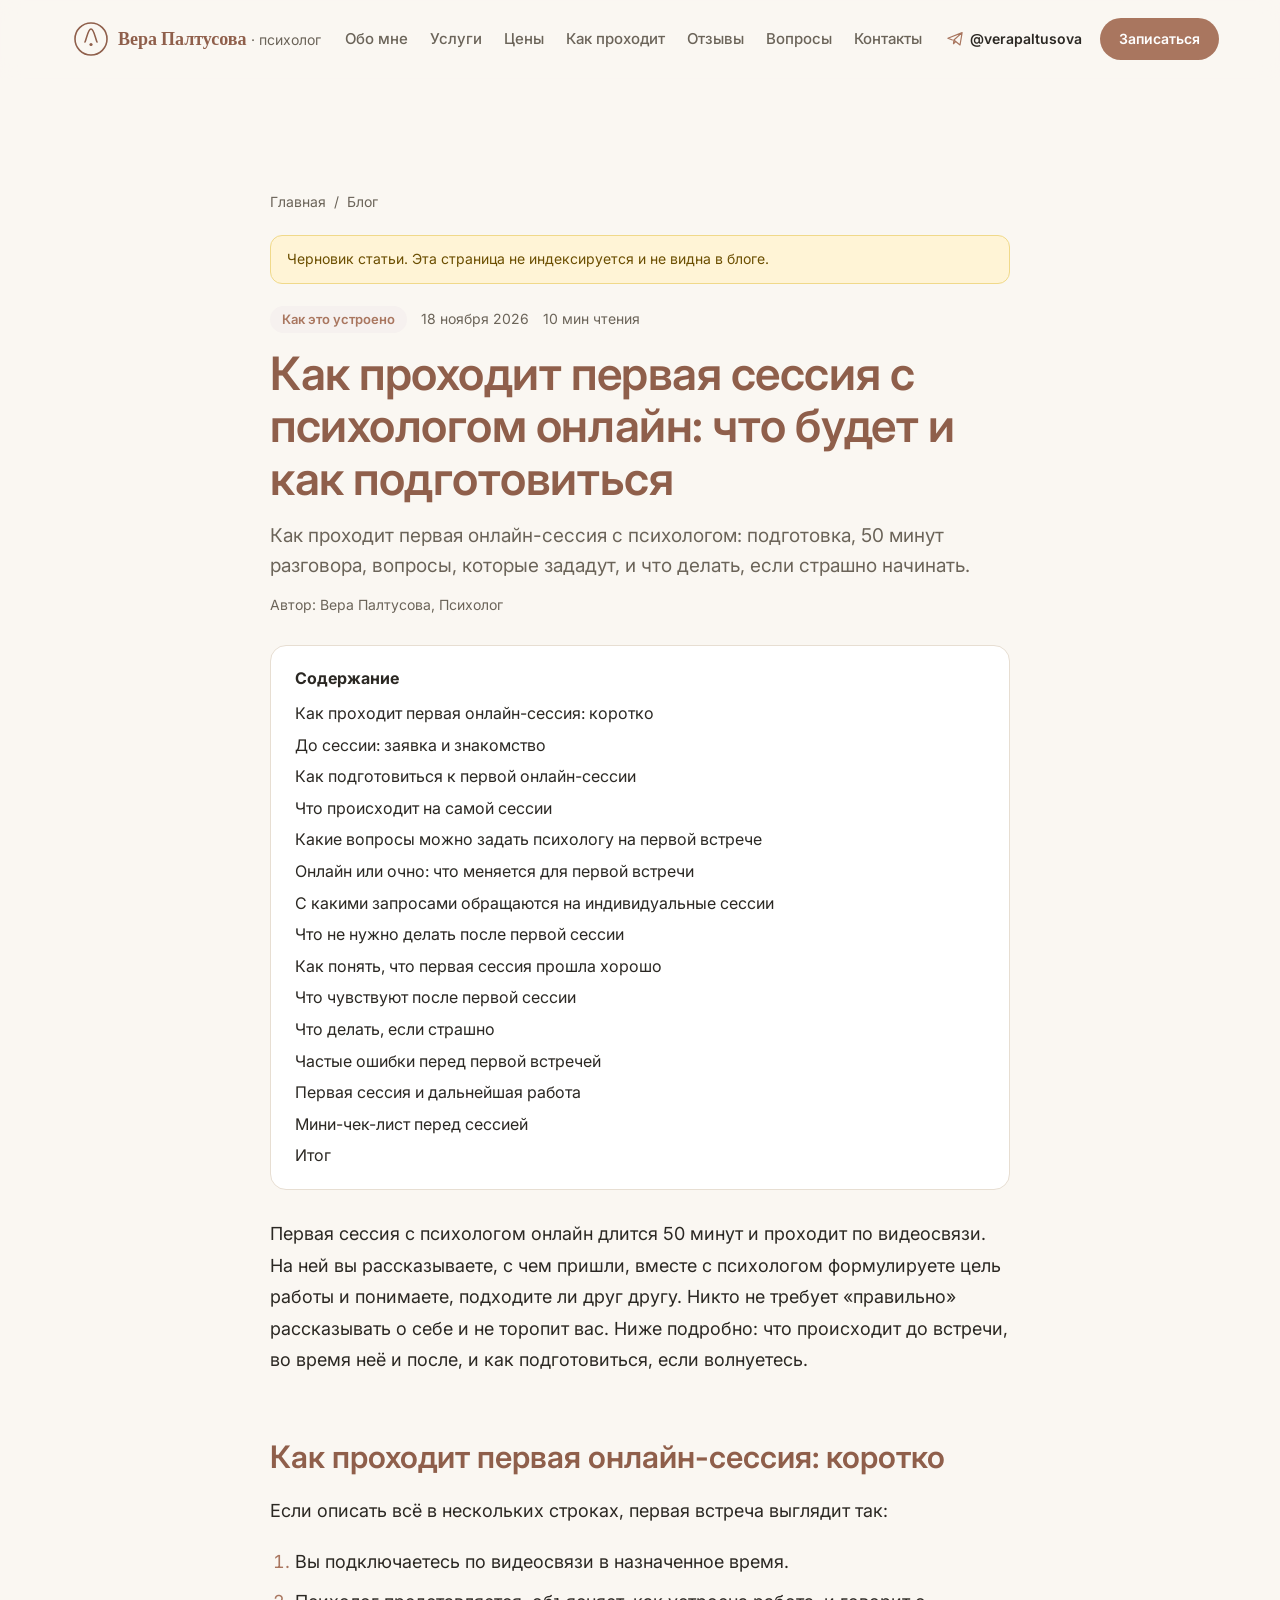
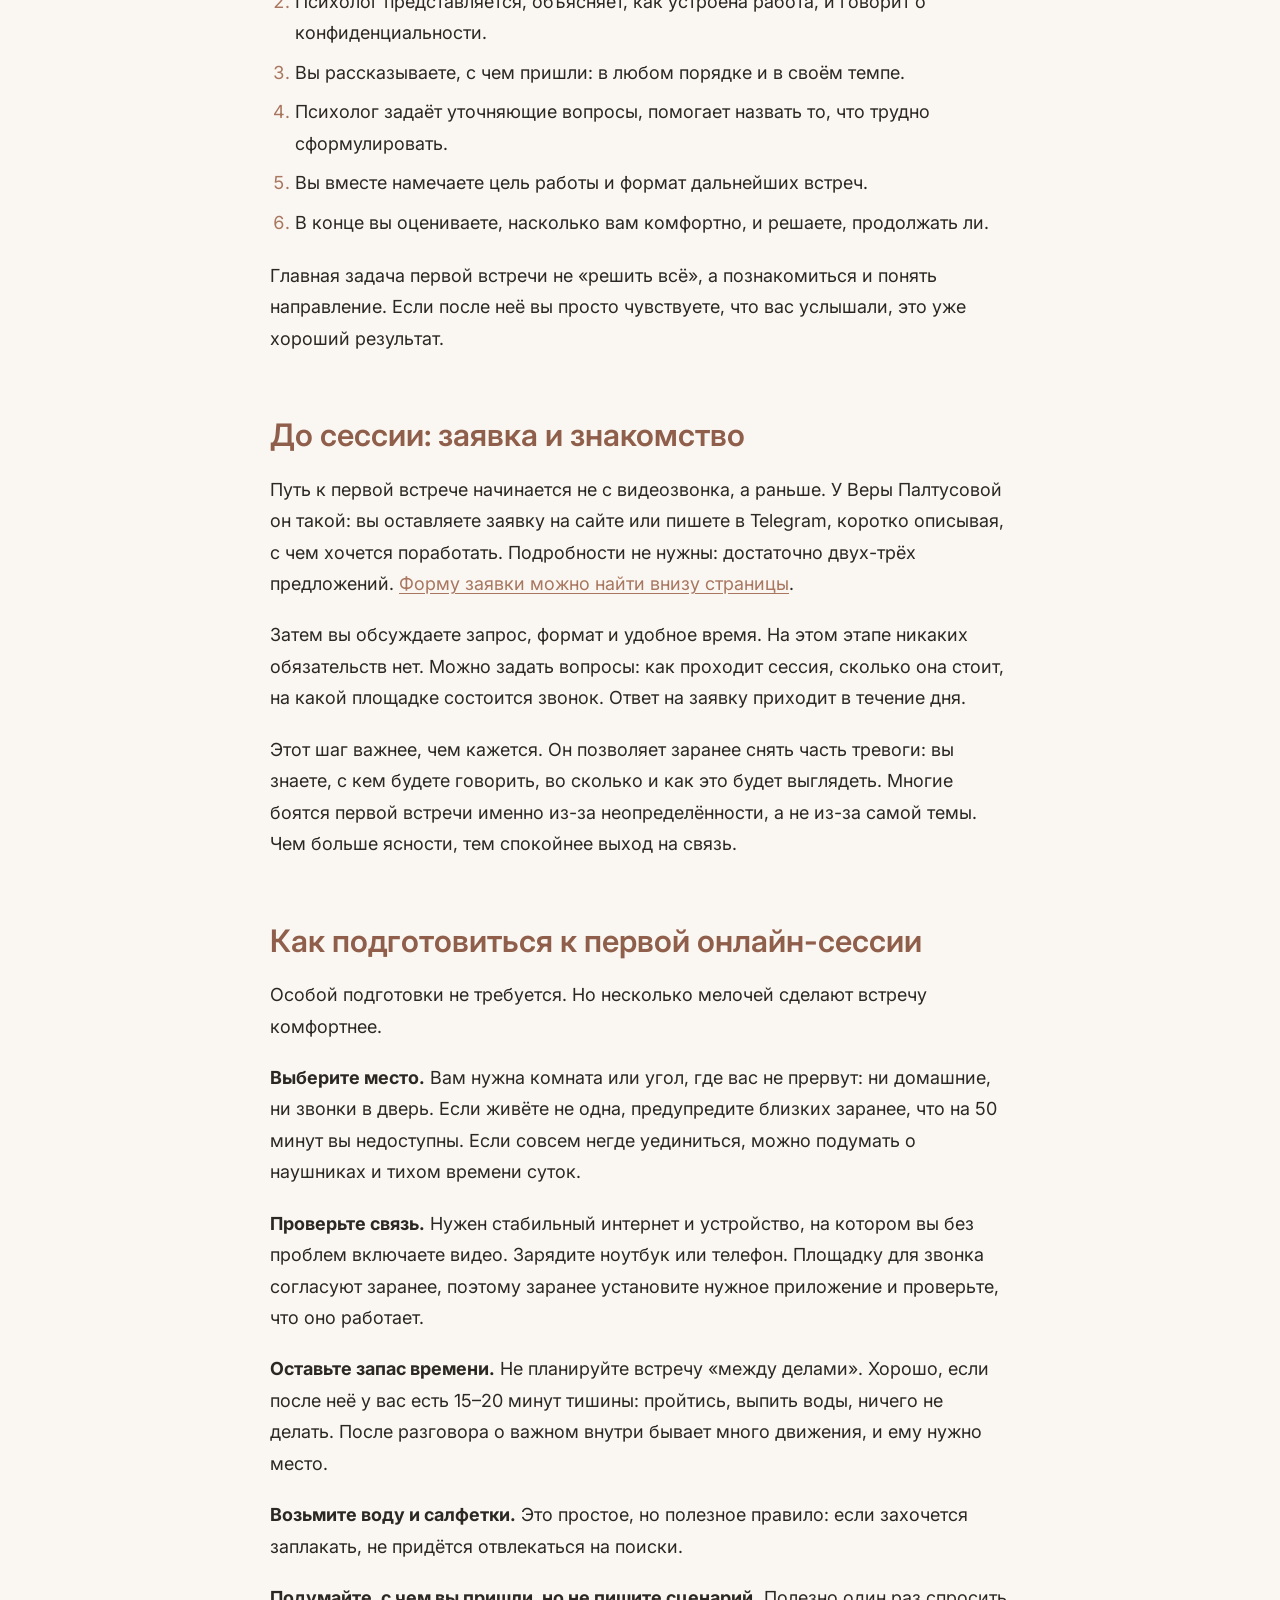
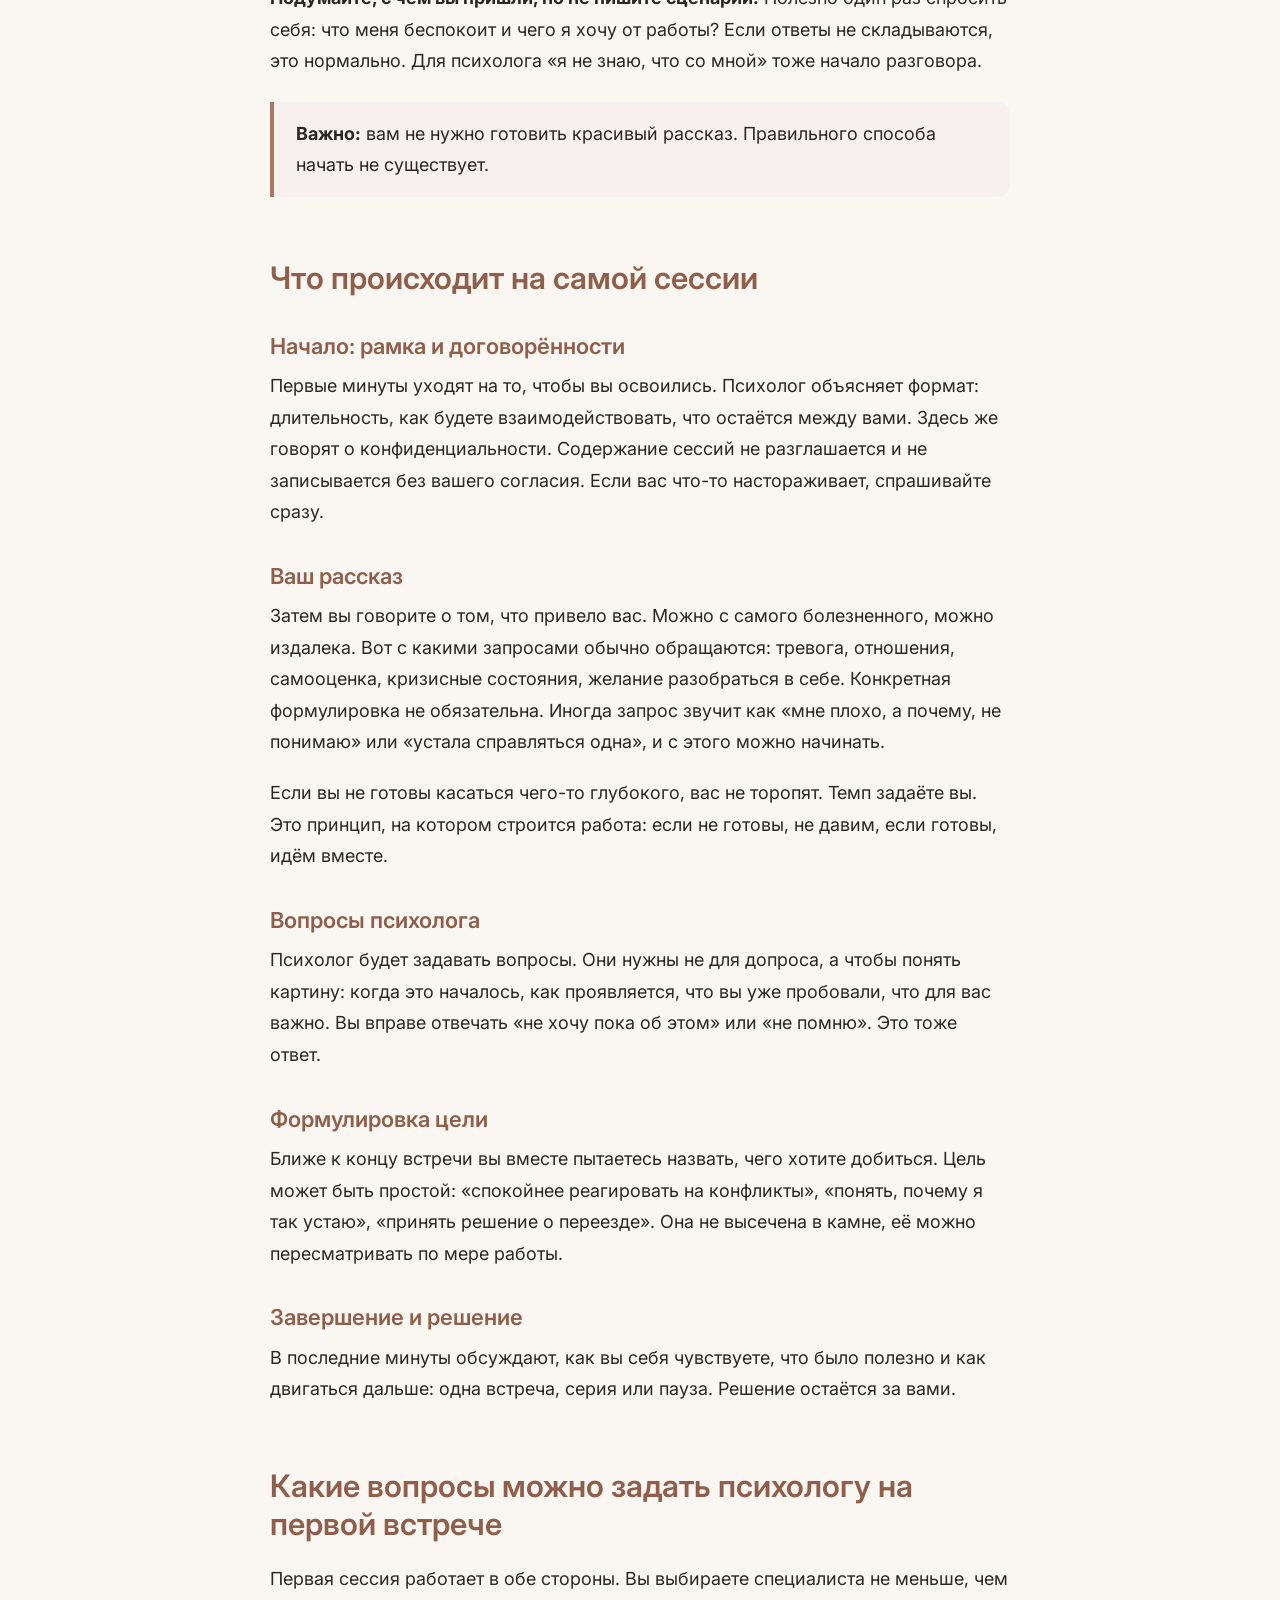
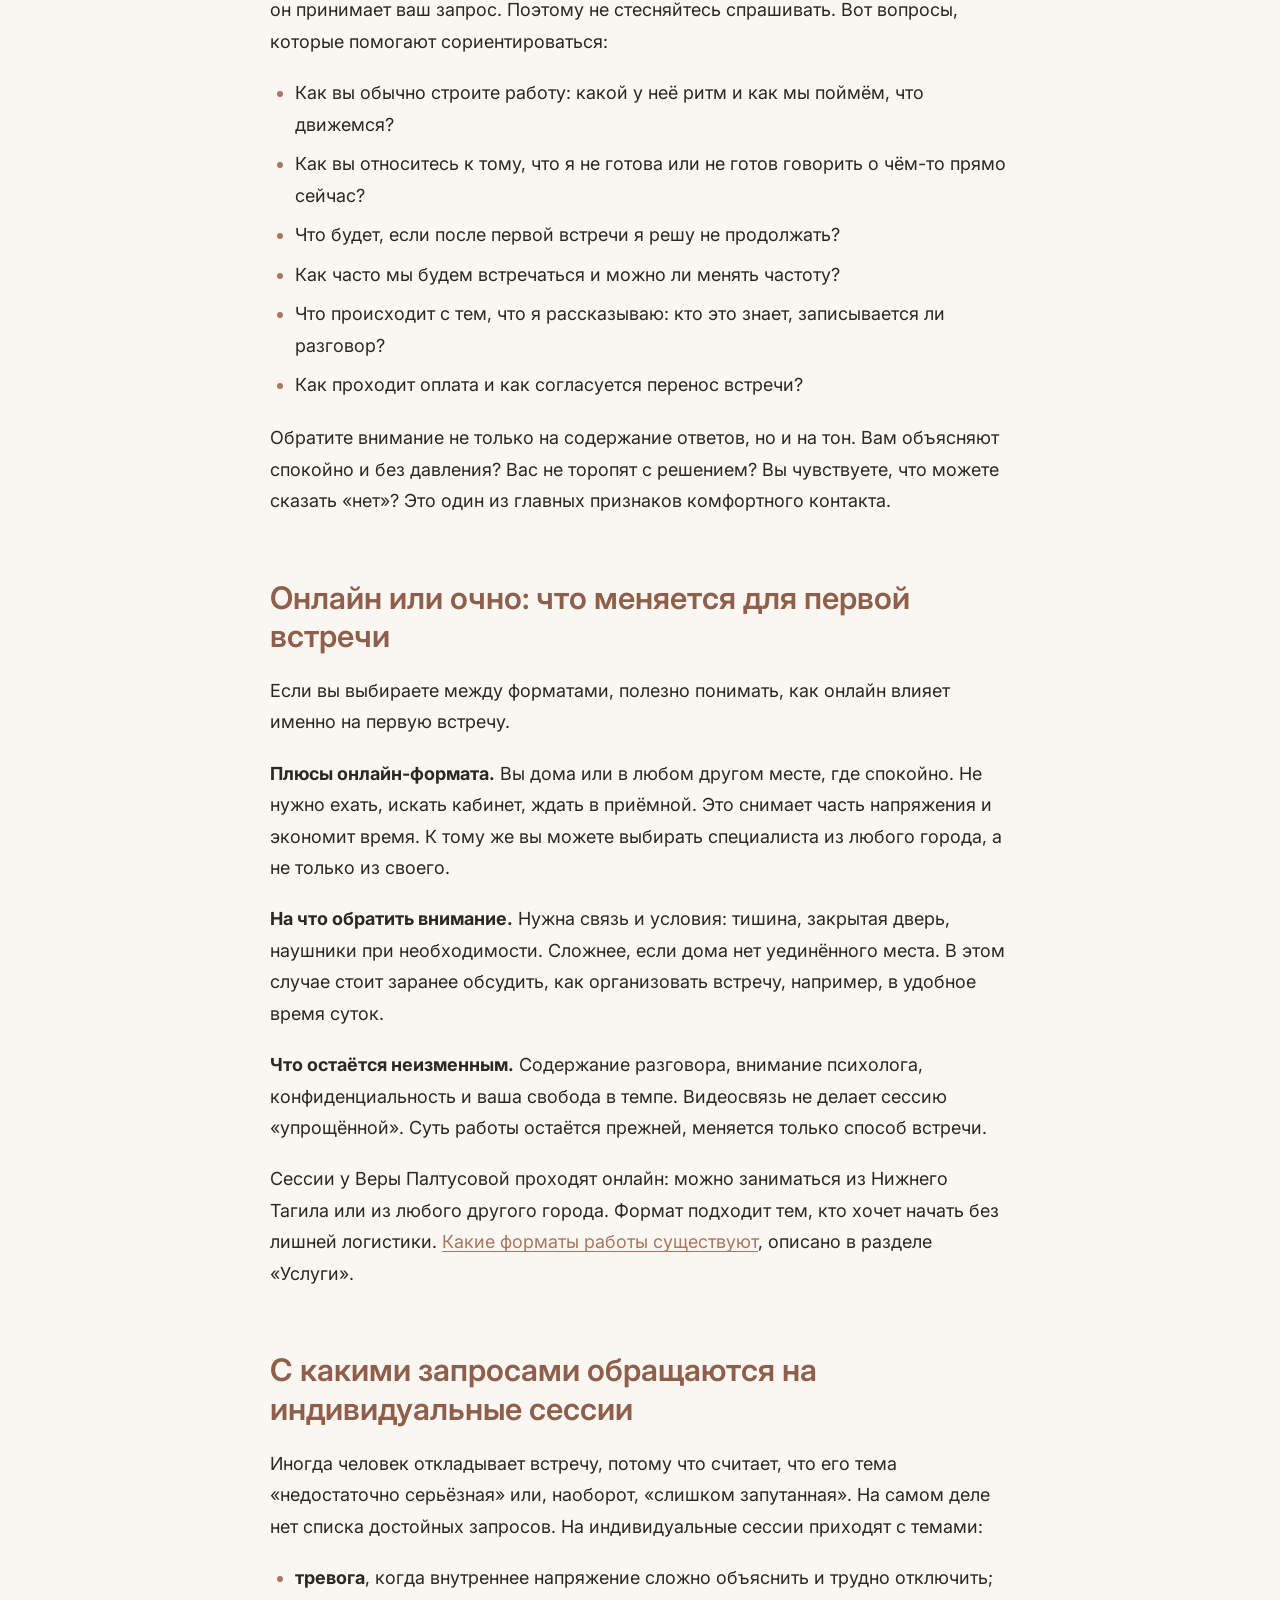
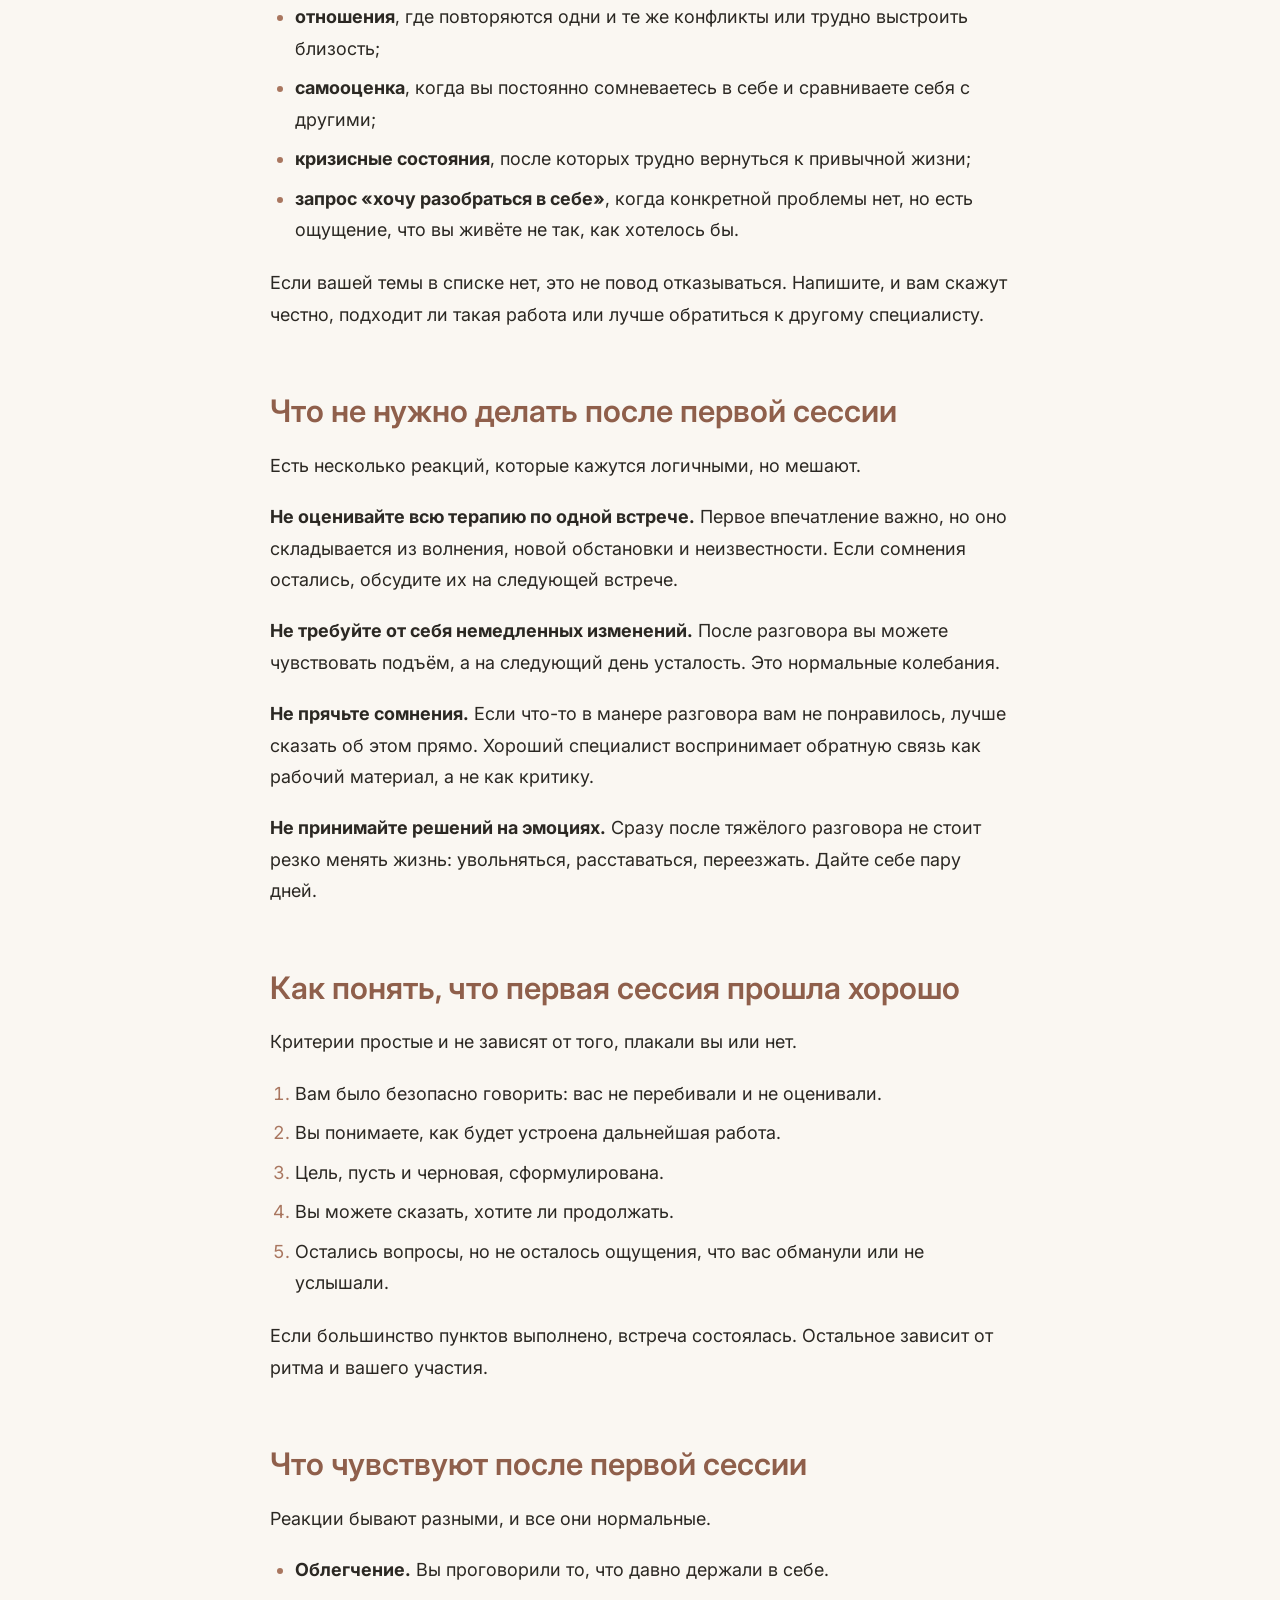
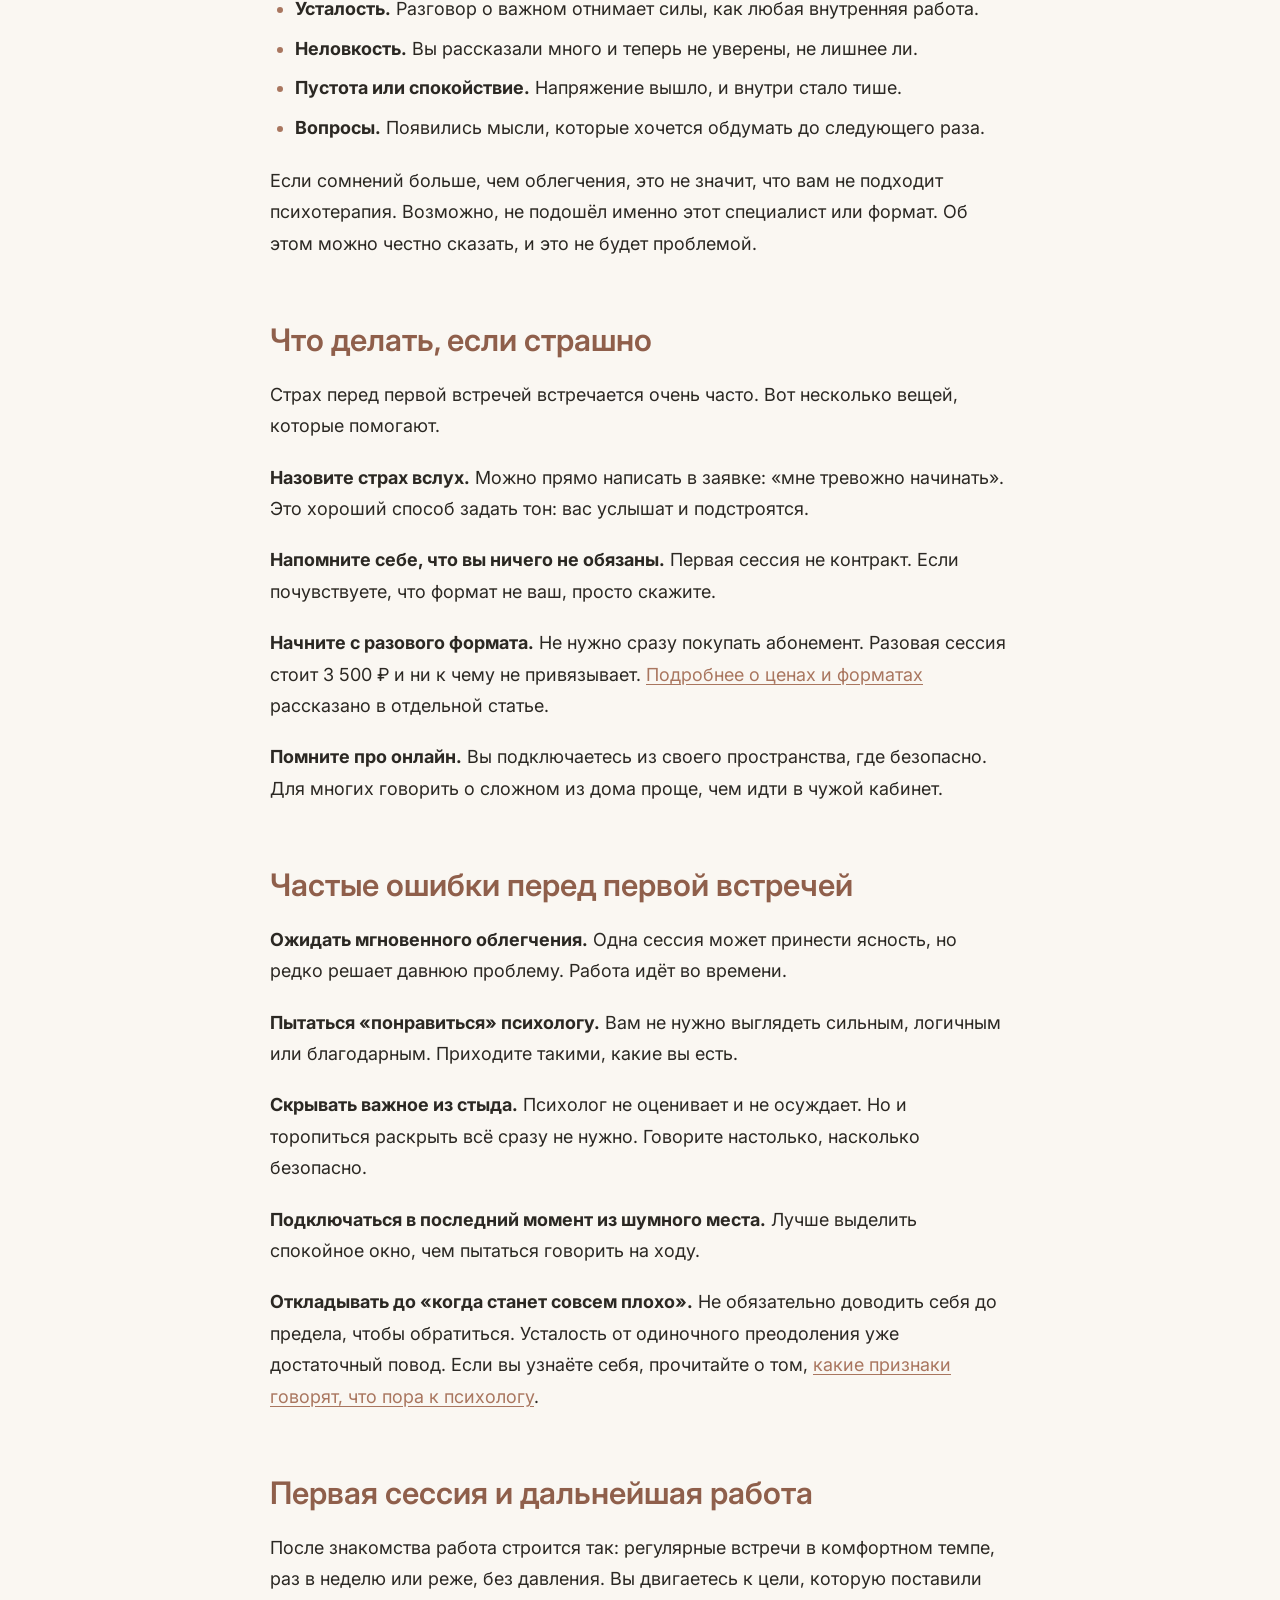
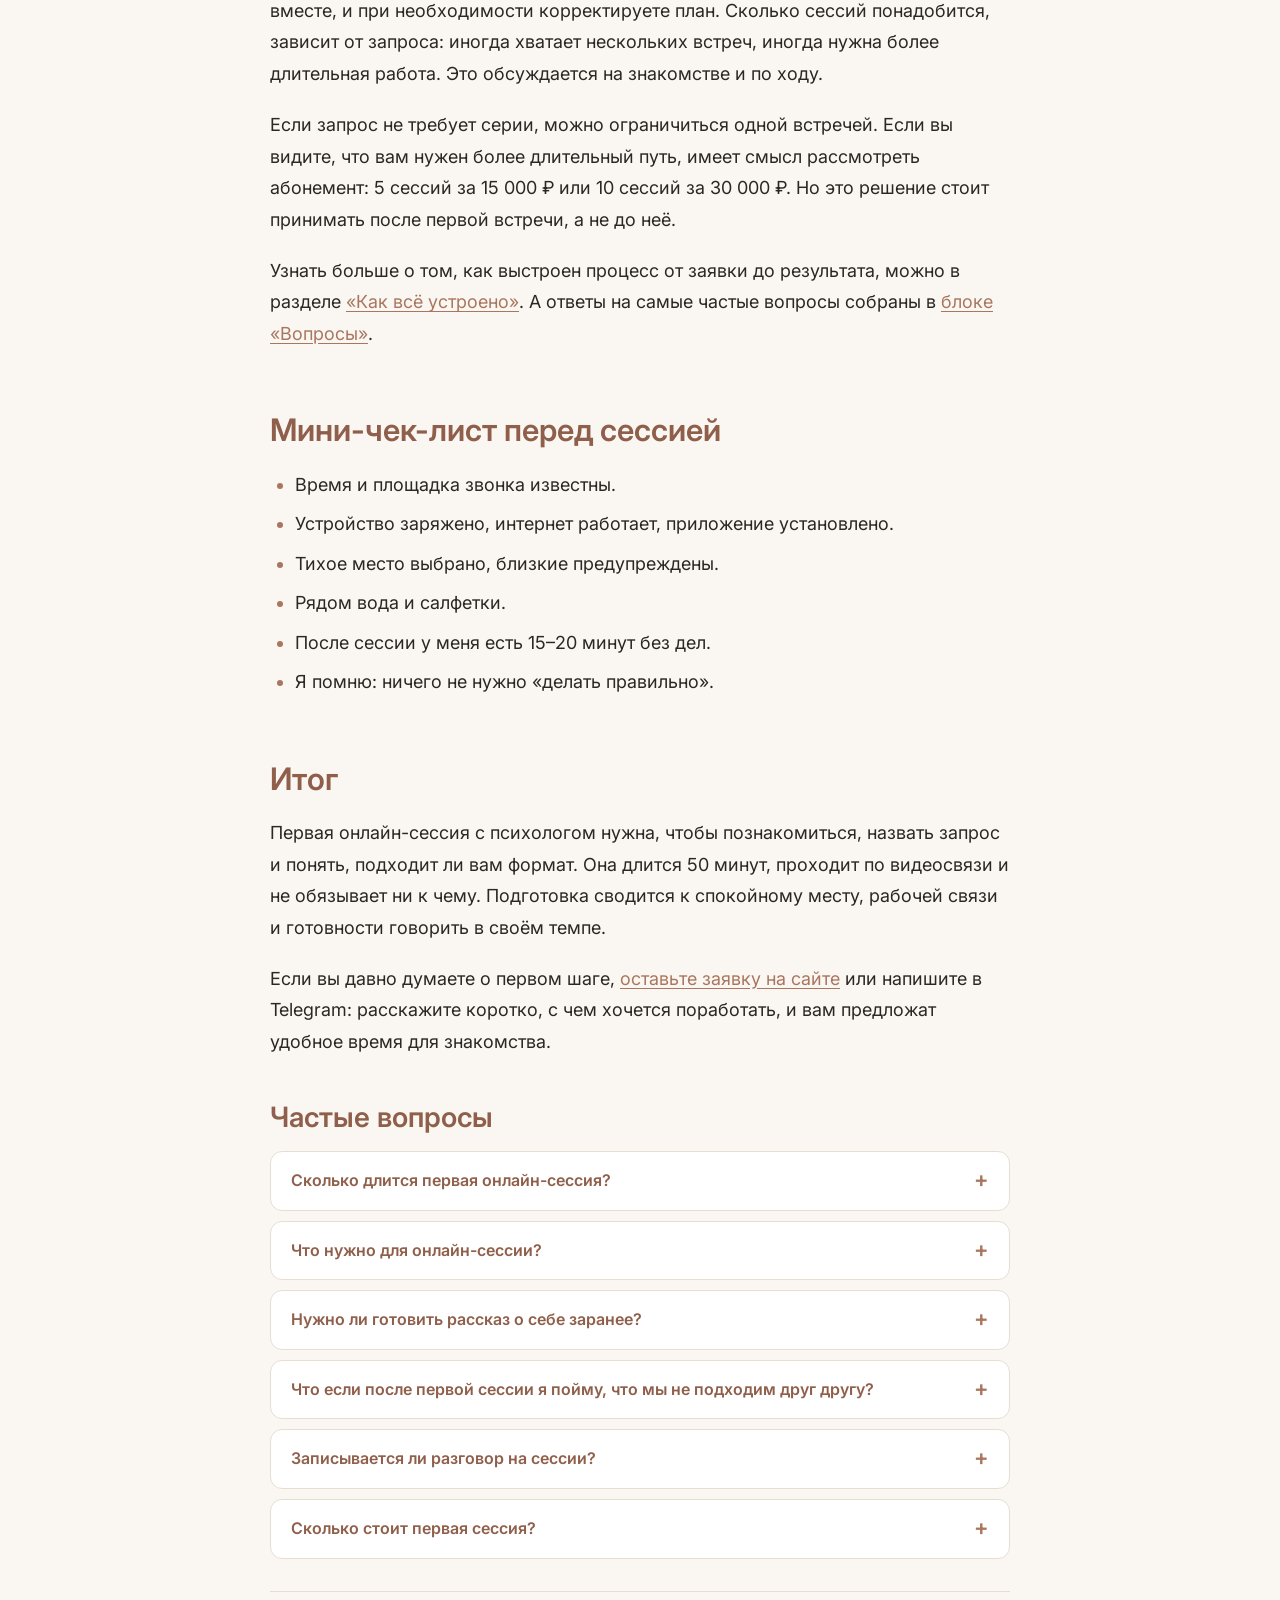
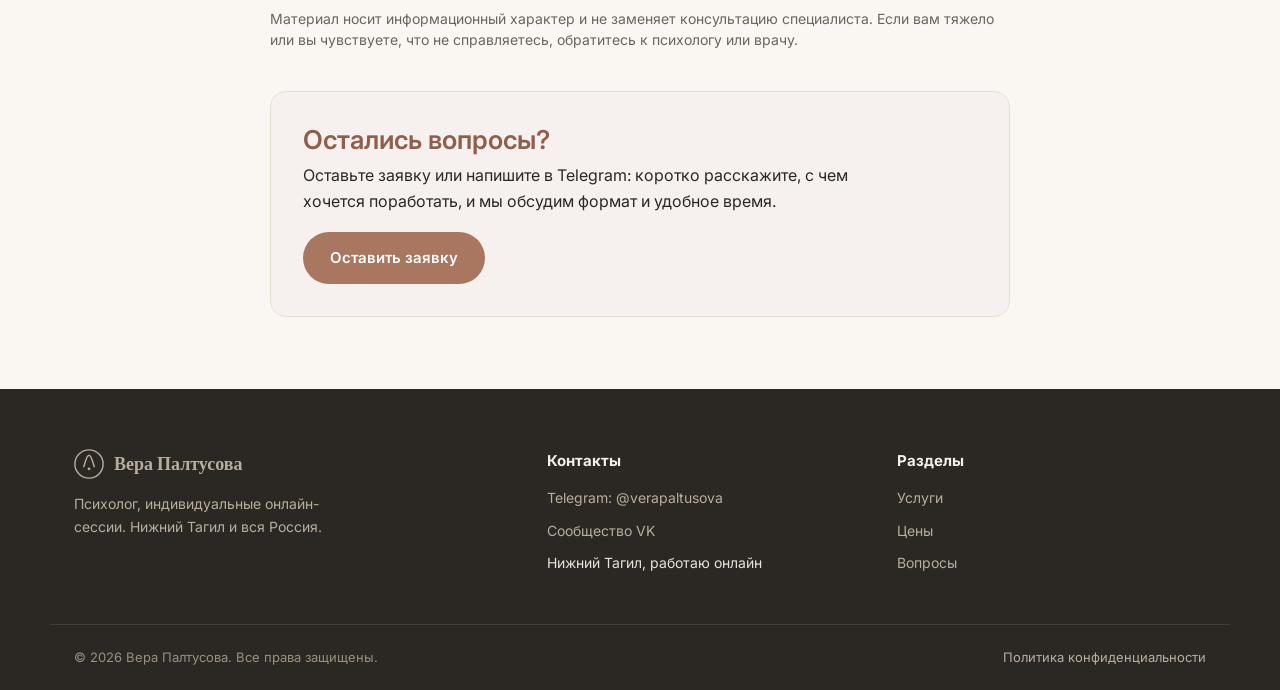
<file: blog/preview/d620019850de/kak-prohodit-pervaya-sessiya-psihologa-onlajn/index.html>
<!DOCTYPE html>
<html lang="ru">
<head>
<meta charset="UTF-8">
<meta name="viewport" content="width=device-width, initial-scale=1.0">
<title>Первая сессия с психологом онлайн: чего ждать</title>
<meta name="description" content="Как проходит первая онлайн-сессия с психологом: подготовка, 50 минут разговора, вопросы, которые зададут, и что делать, если страшно начинать.">
<link rel="canonical" href="https://verapal.ru/blog/kak-prohodit-pervaya-sessiya-psihologa-onlajn/">
<meta name="robots" content="noindex, nofollow">
<meta property="og:type" content="article">
<meta property="og:title" content="Первая сессия с психологом онлайн: чего ждать">
<meta property="og:description" content="Как проходит первая онлайн-сессия с психологом: подготовка, 50 минут разговора, вопросы, которые зададут, и что делать, если страшно начинать.">
<meta property="og:url" content="https://verapal.ru/blog/kak-prohodit-pervaya-sessiya-psihologa-onlajn/">
<meta property="og:locale" content="ru_RU">

<link rel="alternate" type="application/rss+xml" title="Вера Палтусова — блог" href="https://verapal.ru/feed.xml">

<link rel="preconnect" href="https://fonts.googleapis.com">
<link rel="preconnect" href="https://fonts.gstatic.com" crossorigin>
<link href="https://fonts.googleapis.com/css2?family=Fraunces:opsz,wght@9..144,500;9..144,600;9..144,700&family=Inter:wght@400;500;600;700&display=swap" rel="stylesheet">
<link rel="stylesheet" href="/styles.css">
<link rel="stylesheet" href="/blog/blog.css">
<link rel="stylesheet" href="/blog/blog.css">

</head>
<body class="b-page">
<header class="header" id="header">
  <div class="container header__inner">
    <a href="/#top" class="logo">
      <svg width="34" height="34" viewBox="0 0 34 34" fill="none" xmlns="http://www.w3.org/2000/svg">
        <circle cx="17" cy="17" r="16" stroke="currentColor" stroke-width="1.6"/>
        <path d="M11 20c1.5-3 3-13 6-13s4.5 10 6 13" stroke="currentColor" stroke-width="1.6" stroke-linecap="round" stroke-linejoin="round"/>
        <circle cx="17" cy="22.5" r="1.6" fill="currentColor"/>
      </svg>
      <span>Вера Палтусова<span class="logo__suffix"> · психолог</span></span>
    </a>
    <nav class="nav" id="nav">
      <a href="/#about">Обо мне</a>
      <a href="/#services">Услуги</a>
      <a href="/#price">Цены</a>
      <a href="/#process">Как проходит</a>
      <a href="/#reviews">Отзывы</a>
      <a href="/#faq">Вопросы</a>
      <a href="/#contacts">Контакты</a>
    <!-- BLOGNAV:START --><!-- BLOGNAV:END --></nav>
    <div class="header__actions">
      <a href="https://t.me/verapaltusova" class="header__phone" target="_blank" rel="noopener">
        <svg width="18" height="18" viewBox="0 0 24 24" fill="none"><path d="M21.5 3.5L2.5 11l6 2.3M21.5 3.5L18.7 20l-8.2-6.7M21.5 3.5L10.5 13.3m0 0l-.5 5 2.7-3" stroke="currentColor" stroke-width="1.6" stroke-linecap="round" stroke-linejoin="round"/></svg>
        <span>@verapaltusova</span>
      </a>
      <a href="/#lead" class="btn btn--primary btn--sm">Записаться</a>
    </div>
    <button class="burger" id="burger" aria-label="Меню"><span></span><span></span><span></span></button>
  </div>
</header>
<main class="blog">

<article class="b-article">
  <nav class="b-crumbs" aria-label="Хлебные крошки"><a href="/">Главная</a><span>/</span><a href="/blog/">Блог</a></nav>
  <div class="b-preview">Черновик статьи. Эта страница не индексируется и не видна в блоге.</div>
  <header class="b-head">
    <div class="b-meta"><span class="b-chip">Как это устроено</span><time datetime="2026-11-18">18 ноября 2026</time><span>10 мин чтения</span></div>
    <h1>Как проходит первая сессия с психологом онлайн: что будет и как подготовиться</h1>
    <p class="b-lead">Как проходит первая онлайн-сессия с психологом: подготовка, 50 минут разговора, вопросы, которые зададут, и что делать, если страшно начинать.</p>
    <p class="b-author">Автор: Вера Палтусова, Психолог</p>
  </header>
  
  <nav class="b-toc" aria-label="Содержание"><strong>Содержание</strong><ol><li><a href="#kak-prohodit-pervaya-onlayn-sessiya-korotko">Как проходит первая онлайн-сессия: коротко</a></li><li><a href="#do-sessii-zayavka-i-znakomstvo">До сессии: заявка и знакомство</a></li><li><a href="#kak-podgotovitsya-k-pervoy-onlayn-sessii">Как подготовиться к первой онлайн-сессии</a></li><li><a href="#chto-proishodit-na-samoy-sessii">Что происходит на самой сессии</a></li><li><a href="#kakie-voprosy-mozhno-zadat-psihologu-na-pervoy-vstreche">Какие вопросы можно задать психологу на первой встрече</a></li><li><a href="#onlayn-ili-ochno-chto-menyaetsya-dlya-pervoy-vstrechi">Онлайн или очно: что меняется для первой встречи</a></li><li><a href="#s-kakimi-zaprosami-obraschayutsya-na-individualnye-sessii">С какими запросами обращаются на индивидуальные сессии</a></li><li><a href="#chto-ne-nuzhno-delat-posle-pervoy-sessii">Что не нужно делать после первой сессии</a></li><li><a href="#kak-ponyat-chto-pervaya-sessiya-proshla-horosho">Как понять, что первая сессия прошла хорошо</a></li><li><a href="#chto-chuvstvuyut-posle-pervoy-sessii">Что чувствуют после первой сессии</a></li><li><a href="#chto-delat-esli-strashno">Что делать, если страшно</a></li><li><a href="#chastye-oshibki-pered-pervoy-vstrechey">Частые ошибки перед первой встречей</a></li><li><a href="#pervaya-sessiya-i-dalneyshaya-rabota">Первая сессия и дальнейшая работа</a></li><li><a href="#mini-chek-list-pered-sessiey">Мини-чек-лист перед сессией</a></li><li><a href="#itog">Итог</a></li></ol></nav>
  <div class="b-content"><p>Первая сессия с психологом онлайн длится 50 минут и проходит по видеосвязи. На ней вы рассказываете, с чем пришли, вместе с психологом формулируете цель работы и понимаете, подходите ли друг другу. Никто не требует «правильно» рассказывать о себе и не торопит вас. Ниже подробно: что происходит до встречи, во время неё и после, и как подготовиться, если волнуетесь.</p>
<h2 id="kak-prohodit-pervaya-onlayn-sessiya-korotko">Как проходит первая онлайн-сессия: коротко</h2>
<p>Если описать всё в нескольких строках, первая встреча выглядит так:</p>
<ol><li>Вы подключаетесь по видеосвязи в назначенное время.</li><li>Психолог представляется, объясняет, как устроена работа, и говорит о конфиденциальности.</li><li>Вы рассказываете, с чем пришли: в любом порядке и в своём темпе.</li><li>Психолог задаёт уточняющие вопросы, помогает назвать то, что трудно сформулировать.</li><li>Вы вместе намечаете цель работы и формат дальнейших встреч.</li><li>В конце вы оцениваете, насколько вам комфортно, и решаете, продолжать ли.</li></ol>
<p>Главная задача первой встречи не «решить всё», а познакомиться и понять направление. Если после неё вы просто чувствуете, что вас услышали, это уже хороший результат.</p>
<h2 id="do-sessii-zayavka-i-znakomstvo">До сессии: заявка и знакомство</h2>
<p>Путь к первой встрече начинается не с видеозвонка, а раньше. У Веры Палтусовой он такой: вы оставляете заявку на сайте или пишете в Telegram, коротко описывая, с чем хочется поработать. Подробности не нужны: достаточно двух-трёх предложений. <a href="/#lead">Форму заявки можно найти внизу страницы</a>.</p>
<p>Затем вы обсуждаете запрос, формат и удобное время. На этом этапе никаких обязательств нет. Можно задать вопросы: как проходит сессия, сколько она стоит, на какой площадке состоится звонок. Ответ на заявку приходит в течение дня.</p>
<p>Этот шаг важнее, чем кажется. Он позволяет заранее снять часть тревоги: вы знаете, с кем будете говорить, во сколько и как это будет выглядеть. Многие боятся первой встречи именно из-за неопределённости, а не из-за самой темы. Чем больше ясности, тем спокойнее выход на связь.</p>
<h2 id="kak-podgotovitsya-k-pervoy-onlayn-sessii">Как подготовиться к первой онлайн-сессии</h2>
<p>Особой подготовки не требуется. Но несколько мелочей сделают встречу комфортнее.</p>
<p><strong>Выберите место.</strong> Вам нужна комната или угол, где вас не прервут: ни домашние, ни звонки в дверь. Если живёте не одна, предупредите близких заранее, что на 50 минут вы недоступны. Если совсем негде уединиться, можно подумать о наушниках и тихом времени суток.</p>
<p><strong>Проверьте связь.</strong> Нужен стабильный интернет и устройство, на котором вы без проблем включаете видео. Зарядите ноутбук или телефон. Площадку для звонка согласуют заранее, поэтому заранее установите нужное приложение и проверьте, что оно работает.</p>
<p><strong>Оставьте запас времени.</strong> Не планируйте встречу «между делами». Хорошо, если после неё у вас есть 15–20 минут тишины: пройтись, выпить воды, ничего не делать. После разговора о важном внутри бывает много движения, и ему нужно место.</p>
<p><strong>Возьмите воду и салфетки.</strong> Это простое, но полезное правило: если захочется заплакать, не придётся отвлекаться на поиски.</p>
<p><strong>Подумайте, с чем вы пришли, но не пишите сценарий.</strong> Полезно один раз спросить себя: что меня беспокоит и чего я хочу от работы? Если ответы не складываются, это нормально. Для психолога «я не знаю, что со мной» тоже начало разговора.</p>
<blockquote><p><strong>Важно:</strong> вам не нужно готовить красивый рассказ. Правильного способа начать не существует.</p></blockquote>
<h2 id="chto-proishodit-na-samoy-sessii">Что происходит на самой сессии</h2>
<h3 id="nachalo-ramka-i-dogovorennosti">Начало: рамка и договорённости</h3>
<p>Первые минуты уходят на то, чтобы вы освоились. Психолог объясняет формат: длительность, как будете взаимодействовать, что остаётся между вами. Здесь же говорят о конфиденциальности. Содержание сессий не разглашается и не записывается без вашего согласия. Если вас что-то настораживает, спрашивайте сразу.</p>
<h3 id="vash-rasskaz">Ваш рассказ</h3>
<p>Затем вы говорите о том, что привело вас. Можно с самого болезненного, можно издалека. Вот с какими запросами обычно обращаются: тревога, отношения, самооценка, кризисные состояния, желание разобраться в себе. Конкретная формулировка не обязательна. Иногда запрос звучит как «мне плохо, а почему, не понимаю» или «устала справляться одна», и с этого можно начинать.</p>
<p>Если вы не готовы касаться чего-то глубокого, вас не торопят. Темп задаёте вы. Это принцип, на котором строится работа: если не готовы, не давим, если готовы, идём вместе.</p>
<h3 id="voprosy-psihologa">Вопросы психолога</h3>
<p>Психолог будет задавать вопросы. Они нужны не для допроса, а чтобы понять картину: когда это началось, как проявляется, что вы уже пробовали, что для вас важно. Вы вправе отвечать «не хочу пока об этом» или «не помню». Это тоже ответ.</p>
<h3 id="formulirovka-celi">Формулировка цели</h3>
<p>Ближе к концу встречи вы вместе пытаетесь назвать, чего хотите добиться. Цель может быть простой: «спокойнее реагировать на конфликты», «понять, почему я так устаю», «принять решение о переезде». Она не высечена в камне, её можно пересматривать по мере работы.</p>
<h3 id="zavershenie-i-reshenie">Завершение и решение</h3>
<p>В последние минуты обсуждают, как вы себя чувствуете, что было полезно и как двигаться дальше: одна встреча, серия или пауза. Решение остаётся за вами.</p>
<h2 id="kakie-voprosy-mozhno-zadat-psihologu-na-pervoy-vstreche">Какие вопросы можно задать психологу на первой встрече</h2>
<p>Первая сессия работает в обе стороны. Вы выбираете специалиста не меньше, чем он принимает ваш запрос. Поэтому не стесняйтесь спрашивать. Вот вопросы, которые помогают сориентироваться:</p>
<ul><li>Как вы обычно строите работу: какой у неё ритм и как мы поймём, что движемся?</li><li>Как вы относитесь к тому, что я не готова или не готов говорить о чём-то прямо сейчас?</li><li>Что будет, если после первой встречи я решу не продолжать?</li><li>Как часто мы будем встречаться и можно ли менять частоту?</li><li>Что происходит с тем, что я рассказываю: кто это знает, записывается ли разговор?</li><li>Как проходит оплата и как согласуется перенос встречи?</li></ul>
<p>Обратите внимание не только на содержание ответов, но и на тон. Вам объясняют спокойно и без давления? Вас не торопят с решением? Вы чувствуете, что можете сказать «нет»? Это один из главных признаков комфортного контакта.</p>
<h2 id="onlayn-ili-ochno-chto-menyaetsya-dlya-pervoy-vstrechi">Онлайн или очно: что меняется для первой встречи</h2>
<p>Если вы выбираете между форматами, полезно понимать, как онлайн влияет именно на первую встречу.</p>
<p><strong>Плюсы онлайн-формата.</strong> Вы дома или в любом другом месте, где спокойно. Не нужно ехать, искать кабинет, ждать в приёмной. Это снимает часть напряжения и экономит время. К тому же вы можете выбирать специалиста из любого города, а не только из своего.</p>
<p><strong>На что обратить внимание.</strong> Нужна связь и условия: тишина, закрытая дверь, наушники при необходимости. Сложнее, если дома нет уединённого места. В этом случае стоит заранее обсудить, как организовать встречу, например, в удобное время суток.</p>
<p><strong>Что остаётся неизменным.</strong> Содержание разговора, внимание психолога, конфиденциальность и ваша свобода в темпе. Видеосвязь не делает сессию «упрощённой». Суть работы остаётся прежней, меняется только способ встречи.</p>
<p>Сессии у Веры Палтусовой проходят онлайн: можно заниматься из Нижнего Тагила или из любого другого города. Формат подходит тем, кто хочет начать без лишней логистики. <a href="/#services">Какие форматы работы существуют</a>, описано в разделе «Услуги».</p>
<h2 id="s-kakimi-zaprosami-obraschayutsya-na-individualnye-sessii">С какими запросами обращаются на индивидуальные сессии</h2>
<p>Иногда человек откладывает встречу, потому что считает, что его тема «недостаточно серьёзная» или, наоборот, «слишком запутанная». На самом деле нет списка достойных запросов. На индивидуальные сессии приходят с темами:</p>
<ul><li><strong>тревога</strong>, когда внутреннее напряжение сложно объяснить и трудно отключить;</li><li><strong>отношения</strong>, где повторяются одни и те же конфликты или трудно выстроить близость;</li><li><strong>самооценка</strong>, когда вы постоянно сомневаетесь в себе и сравниваете себя с другими;</li><li><strong>кризисные состояния</strong>, после которых трудно вернуться к привычной жизни;</li><li><strong>запрос «хочу разобраться в себе»</strong>, когда конкретной проблемы нет, но есть ощущение, что вы живёте не так, как хотелось бы.</li></ul>
<p>Если вашей темы в списке нет, это не повод отказываться. Напишите, и вам скажут честно, подходит ли такая работа или лучше обратиться к другому специалисту.</p>
<h2 id="chto-ne-nuzhno-delat-posle-pervoy-sessii">Что не нужно делать после первой сессии</h2>
<p>Есть несколько реакций, которые кажутся логичными, но мешают.</p>
<p><strong>Не оценивайте всю терапию по одной встрече.</strong> Первое впечатление важно, но оно складывается из волнения, новой обстановки и неизвестности. Если сомнения остались, обсудите их на следующей встрече.</p>
<p><strong>Не требуйте от себя немедленных изменений.</strong> После разговора вы можете чувствовать подъём, а на следующий день усталость. Это нормальные колебания.</p>
<p><strong>Не прячьте сомнения.</strong> Если что-то в манере разговора вам не понравилось, лучше сказать об этом прямо. Хороший специалист воспринимает обратную связь как рабочий материал, а не как критику.</p>
<p><strong>Не принимайте решений на эмоциях.</strong> Сразу после тяжёлого разговора не стоит резко менять жизнь: увольняться, расставаться, переезжать. Дайте себе пару дней.</p>
<h2 id="kak-ponyat-chto-pervaya-sessiya-proshla-horosho">Как понять, что первая сессия прошла хорошо</h2>
<p>Критерии простые и не зависят от того, плакали вы или нет.</p>
<ol><li>Вам было безопасно говорить: вас не перебивали и не оценивали.</li><li>Вы понимаете, как будет устроена дальнейшая работа.</li><li>Цель, пусть и черновая, сформулирована.</li><li>Вы можете сказать, хотите ли продолжать.</li><li>Остались вопросы, но не осталось ощущения, что вас обманули или не услышали.</li></ol>
<p>Если большинство пунктов выполнено, встреча состоялась. Остальное зависит от ритма и вашего участия.</p>
<h2 id="chto-chuvstvuyut-posle-pervoy-sessii">Что чувствуют после первой сессии</h2>
<p>Реакции бывают разными, и все они нормальные.</p>
<ul><li><strong>Облегчение.</strong> Вы проговорили то, что давно держали в себе.</li><li><strong>Усталость.</strong> Разговор о важном отнимает силы, как любая внутренняя работа.</li><li><strong>Неловкость.</strong> Вы рассказали много и теперь не уверены, не лишнее ли.</li><li><strong>Пустота или спокойствие.</strong> Напряжение вышло, и внутри стало тише.</li><li><strong>Вопросы.</strong> Появились мысли, которые хочется обдумать до следующего раза.</li></ul>
<p>Если сомнений больше, чем облегчения, это не значит, что вам не подходит психотерапия. Возможно, не подошёл именно этот специалист или формат. Об этом можно честно сказать, и это не будет проблемой.</p>
<h2 id="chto-delat-esli-strashno">Что делать, если страшно</h2>
<p>Страх перед первой встречей встречается очень часто. Вот несколько вещей, которые помогают.</p>
<p><strong>Назовите страх вслух.</strong> Можно прямо написать в заявке: «мне тревожно начинать». Это хороший способ задать тон: вас услышат и подстроятся.</p>
<p><strong>Напомните себе, что вы ничего не обязаны.</strong> Первая сессия не контракт. Если почувствуете, что формат не ваш, просто скажите.</p>
<p><strong>Начните с разового формата.</strong> Не нужно сразу покупать абонемент. Разовая сессия стоит 3 500 ₽ и ни к чему не привязывает. <a href="/blog/skolko-stoit-seans-psihologa-onlajn/">Подробнее о ценах и форматах</a> рассказано в отдельной статье.</p>
<p><strong>Помните про онлайн.</strong> Вы подключаетесь из своего пространства, где безопасно. Для многих говорить о сложном из дома проще, чем идти в чужой кабинет.</p>
<h2 id="chastye-oshibki-pered-pervoy-vstrechey">Частые ошибки перед первой встречей</h2>
<p><strong>Ожидать мгновенного облегчения.</strong> Одна сессия может принести ясность, но редко решает давнюю проблему. Работа идёт во времени.</p>
<p><strong>Пытаться «понравиться» психологу.</strong> Вам не нужно выглядеть сильным, логичным или благодарным. Приходите такими, какие вы есть.</p>
<p><strong>Скрывать важное из стыда.</strong> Психолог не оценивает и не осуждает. Но и торопиться раскрыть всё сразу не нужно. Говорите настолько, насколько безопасно.</p>
<p><strong>Подключаться в последний момент из шумного места.</strong> Лучше выделить спокойное окно, чем пытаться говорить на ходу.</p>
<p><strong>Откладывать до «когда станет совсем плохо».</strong> Не обязательно доводить себя до предела, чтобы обратиться. Усталость от одиночного преодоления уже достаточный повод. Если вы узнаёте себя, прочитайте о том, <a href="/blog/kogda-pora-k-psihologu/">какие признаки говорят, что пора к психологу</a>.</p>
<h2 id="pervaya-sessiya-i-dalneyshaya-rabota">Первая сессия и дальнейшая работа</h2>
<p>После знакомства работа строится так: регулярные встречи в комфортном темпе, раз в неделю или реже, без давления. Вы двигаетесь к цели, которую поставили вместе, и при необходимости корректируете план. Сколько сессий понадобится, зависит от запроса: иногда хватает нескольких встреч, иногда нужна более длительная работа. Это обсуждается на знакомстве и по ходу.</p>
<p>Если запрос не требует серии, можно ограничиться одной встречей. Если вы видите, что вам нужен более длительный путь, имеет смысл рассмотреть абонемент: 5 сессий за 15 000 ₽ или 10 сессий за 30 000 ₽. Но это решение стоит принимать после первой встречи, а не до неё.</p>
<p>Узнать больше о том, как выстроен процесс от заявки до результата, можно в разделе <a href="/#process">«Как всё устроено»</a>. А ответы на самые частые вопросы собраны в <a href="/#faq">блоке «Вопросы»</a>.</p>
<h2 id="mini-chek-list-pered-sessiey">Мини-чек-лист перед сессией</h2>
<ul><li>Время и площадка звонка известны.</li><li>Устройство заряжено, интернет работает, приложение установлено.</li><li>Тихое место выбрано, близкие предупреждены.</li><li>Рядом вода и салфетки.</li><li>После сессии у меня есть 15–20 минут без дел.</li><li>Я помню: ничего не нужно «делать правильно».</li></ul>
<h2 id="itog">Итог</h2>
<p>Первая онлайн-сессия с психологом нужна, чтобы познакомиться, назвать запрос и понять, подходит ли вам формат. Она длится 50 минут, проходит по видеосвязи и не обязывает ни к чему. Подготовка сводится к спокойному месту, рабочей связи и готовности говорить в своём темпе.</p>
<p>Если вы давно думаете о первом шаге, <a href="/#lead">оставьте заявку на сайте</a> или напишите в Telegram: расскажите коротко, с чем хочется поработать, и вам предложат удобное время для знакомства.</p></div>
  <section class="b-faq"><h2>Частые вопросы</h2><details><summary>Сколько длится первая онлайн-сессия?</summary><p>Сессия длится 50 минут, как и все индивидуальные встречи. Проходит по видеосвязи, площадку для звонка согласуют заранее.</p></details><details><summary>Что нужно для онлайн-сессии?</summary><p>Спокойное место, где вас никто не потревожит, и стабильный интернет. Больше ничего не требуется, площадку для звонка согласуют заранее.</p></details><details><summary>Нужно ли готовить рассказ о себе заранее?</summary><p>Нет. Достаточно коротко описать в заявке, с чем хочется поработать. Если слова не находятся, можно начать с фразы «я пока не знаю, как сказать».</p></details><details><summary>Что если после первой сессии я пойму, что мы не подходим друг другу?</summary><p>Это нормально и случается. Просто скажите об этом, обид не будет. Именно для этого первая встреча и нужна: понять, подходит ли вам формат.</p></details><details><summary>Записывается ли разговор на сессии?</summary><p>Нет. Содержание сессий не разглашается и не записывается без вашего согласия.</p></details><details><summary>Сколько стоит первая сессия?</summary><p>Разовая сессия стоит 3 500 ₽ за 50 минут. Абонемент брать для первой встречи не обязательно.</p></details></section>
  <p class="b-disclaimer">Материал носит информационный характер и не заменяет консультацию специалиста. Если вам тяжело или вы чувствуете, что не справляетесь, обратитесь к психологу или врачу.</p>
  <aside class="b-cta"><h2>Остались вопросы?</h2><p>Оставьте заявку или напишите в Telegram: коротко расскажите, с чем хочется поработать, и мы обсудим формат и удобное время.</p><a class="btn btn--primary b-cta__btn" href="/#lead">Оставить заявку</a></aside>
</article>

</main>
<footer class="footer" id="contacts">
  <div class="container footer__inner">
    <div class="footer__col">
      <a href="/#top" class="logo logo--footer">
        <svg width="30" height="30" viewBox="0 0 34 34" fill="none" xmlns="http://www.w3.org/2000/svg">
          <circle cx="17" cy="17" r="16" stroke="currentColor" stroke-width="1.6"/>
          <path d="M11 20c1.5-3 3-13 6-13s4.5 10 6 13" stroke="currentColor" stroke-width="1.6" stroke-linecap="round" stroke-linejoin="round"/>
          <circle cx="17" cy="22.5" r="1.6" fill="currentColor"/>
        </svg>
        <span>Вера Палтусова</span>
      </a>
      <p class="footer__desc">Психолог, индивидуальные онлайн-сессии. Нижний Тагил и вся Россия.</p>
    </div>
    <div class="footer__col">
      <h4>Контакты</h4>
      <p><a href="https://t.me/verapaltusova" target="_blank" rel="noopener">Telegram: @verapaltusova</a></p>
      <p><a href="https://vk.ru/club235364424" target="_blank" rel="noopener">Сообщество VK</a></p>
      <p>Нижний Тагил, работаю онлайн</p>
    </div>
    <div class="footer__col">
      <h4>Разделы</h4>
      <p><a href="/#services">Услуги</a></p>
      <p><a href="/#price">Цены</a></p>
      <p><a href="/#faq">Вопросы</a></p>
    </div>
  </div>
  <div class="container footer__bottom">
    <span>© <span id="year"></span> Вера Палтусова. Все права защищены.</span>
    <a href="/privacy.html">Политика конфиденциальности</a>
  </div>
</footer>
<script src="/script.js" defer></script>

</body>
</html>
</file>
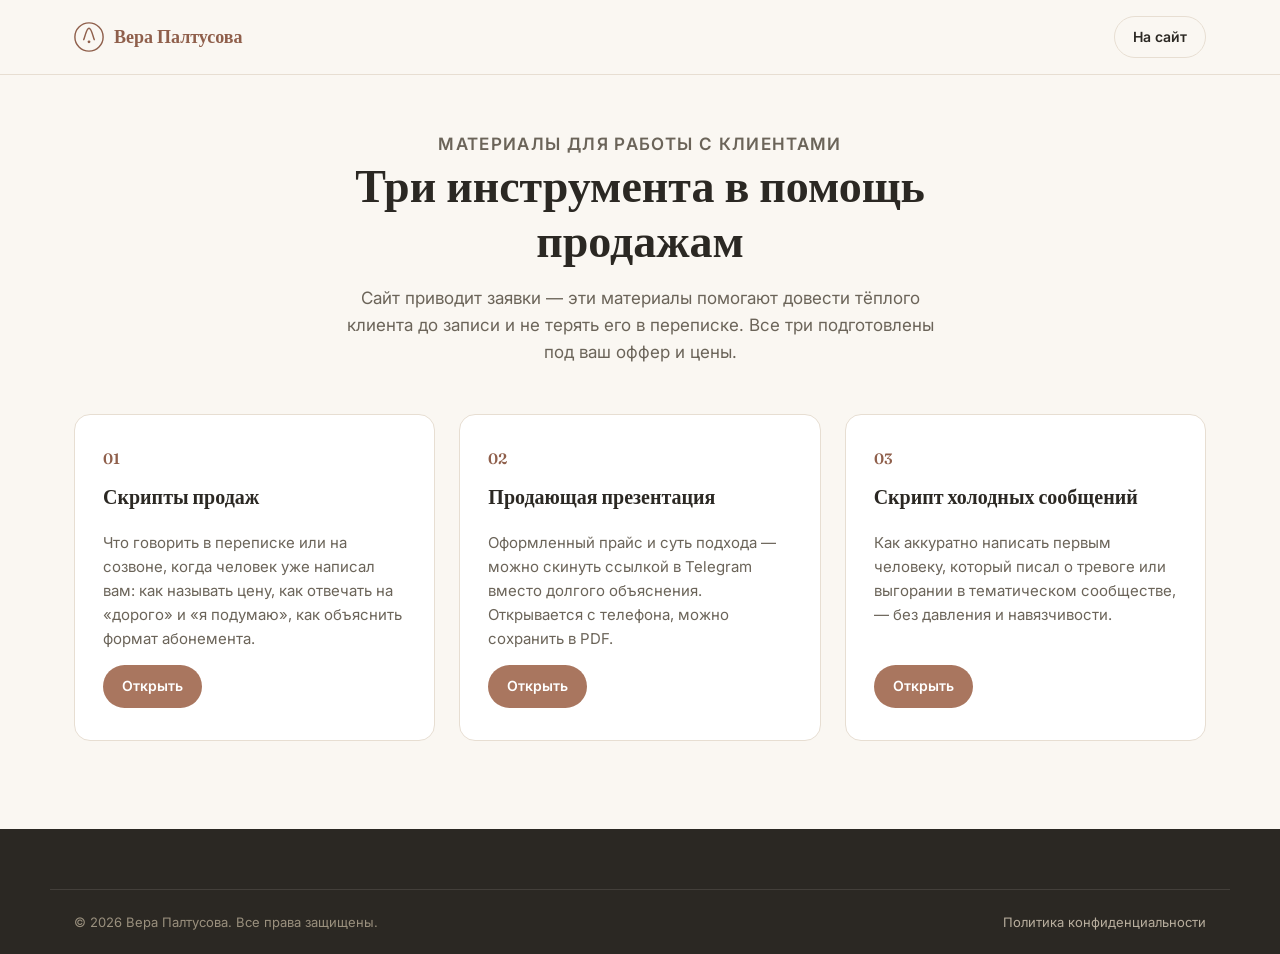
<file: materials.html>
<!DOCTYPE html>
<html lang="ru">
<head>
<meta charset="UTF-8">
<meta name="viewport" content="width=device-width, initial-scale=1.0">
<title>Материалы — Вера Палтусова, психолог</title>
<link rel="preconnect" href="https://fonts.googleapis.com">
<link rel="preconnect" href="https://fonts.gstatic.com" crossorigin>
<link href="https://fonts.googleapis.com/css2?family=Fraunces:opsz,wght@9..144,500;9..144,600;9..144,700&family=Inter:wght@400;500;600;700&display=swap" rel="stylesheet">
<link rel="stylesheet" href="styles.css">
</head>
<body>

<header class="doc-bar">
  <div class="container doc-bar__inner">
    <a href="index.html" class="logo">
      <svg width="30" height="30" viewBox="0 0 34 34" fill="none" xmlns="http://www.w3.org/2000/svg">
        <circle cx="17" cy="17" r="16" stroke="currentColor" stroke-width="1.6"/>
        <path d="M11 20c1.5-3 3-13 6-13s4.5 10 6 13" stroke="currentColor" stroke-width="1.6" stroke-linecap="round" stroke-linejoin="round"/>
        <circle cx="17" cy="22.5" r="1.6" fill="currentColor"/>
      </svg>
      <span>Вера Палтусова</span>
    </a>
    <div class="doc-bar__actions">
      <a href="index.html" class="btn btn--ghost btn--sm">На сайт</a>
    </div>
  </div>
</header>

<section class="doc-hero">
  <div class="container">
    <p class="eyebrow">Материалы для работы с клиентами</p>
    <h1>Три инструмента в помощь продажам</h1>
    <p>Сайт приводит заявки — эти материалы помогают довести тёплого клиента до записи и не терять его в переписке. Все три подготовлены под ваш оффер и цены.</p>
  </div>
</section>

<div class="container">
  <div class="materials-grid">
    <div class="material-card">
      <span class="material-card__num">01</span>
      <h3>Скрипты продаж</h3>
      <p>Что говорить в переписке или на созвоне, когда человек уже написал вам: как называть цену, как отвечать на «дорого» и «я подумаю», как объяснить формат абонемента.</p>
      <a href="scripts.html" class="btn btn--primary btn--sm">Открыть</a>
    </div>
    <div class="material-card">
      <span class="material-card__num">02</span>
      <h3>Продающая презентация</h3>
      <p>Оформленный прайс и суть подхода — можно скинуть ссылкой в Telegram вместо долгого объяснения. Открывается с телефона, можно сохранить в PDF.</p>
      <a href="presentation.html" class="btn btn--primary btn--sm">Открыть</a>
    </div>
    <div class="material-card">
      <span class="material-card__num">03</span>
      <h3>Скрипт холодных сообщений</h3>
      <p>Как аккуратно написать первым человеку, который писал о тревоге или выгорании в тематическом сообществе, — без давления и навязчивости.</p>
      <a href="outreach.html" class="btn btn--primary btn--sm">Открыть</a>
    </div>
  </div>
</div>

<footer class="footer">
  <div class="container footer__bottom">
    <span>© <span id="year"></span> Вера Палтусова. Все права защищены.</span>
    <a href="privacy.html">Политика конфиденциальности</a>
  </div>
</footer>

<script src="script.js"></script>
</body>
</html>
</file>
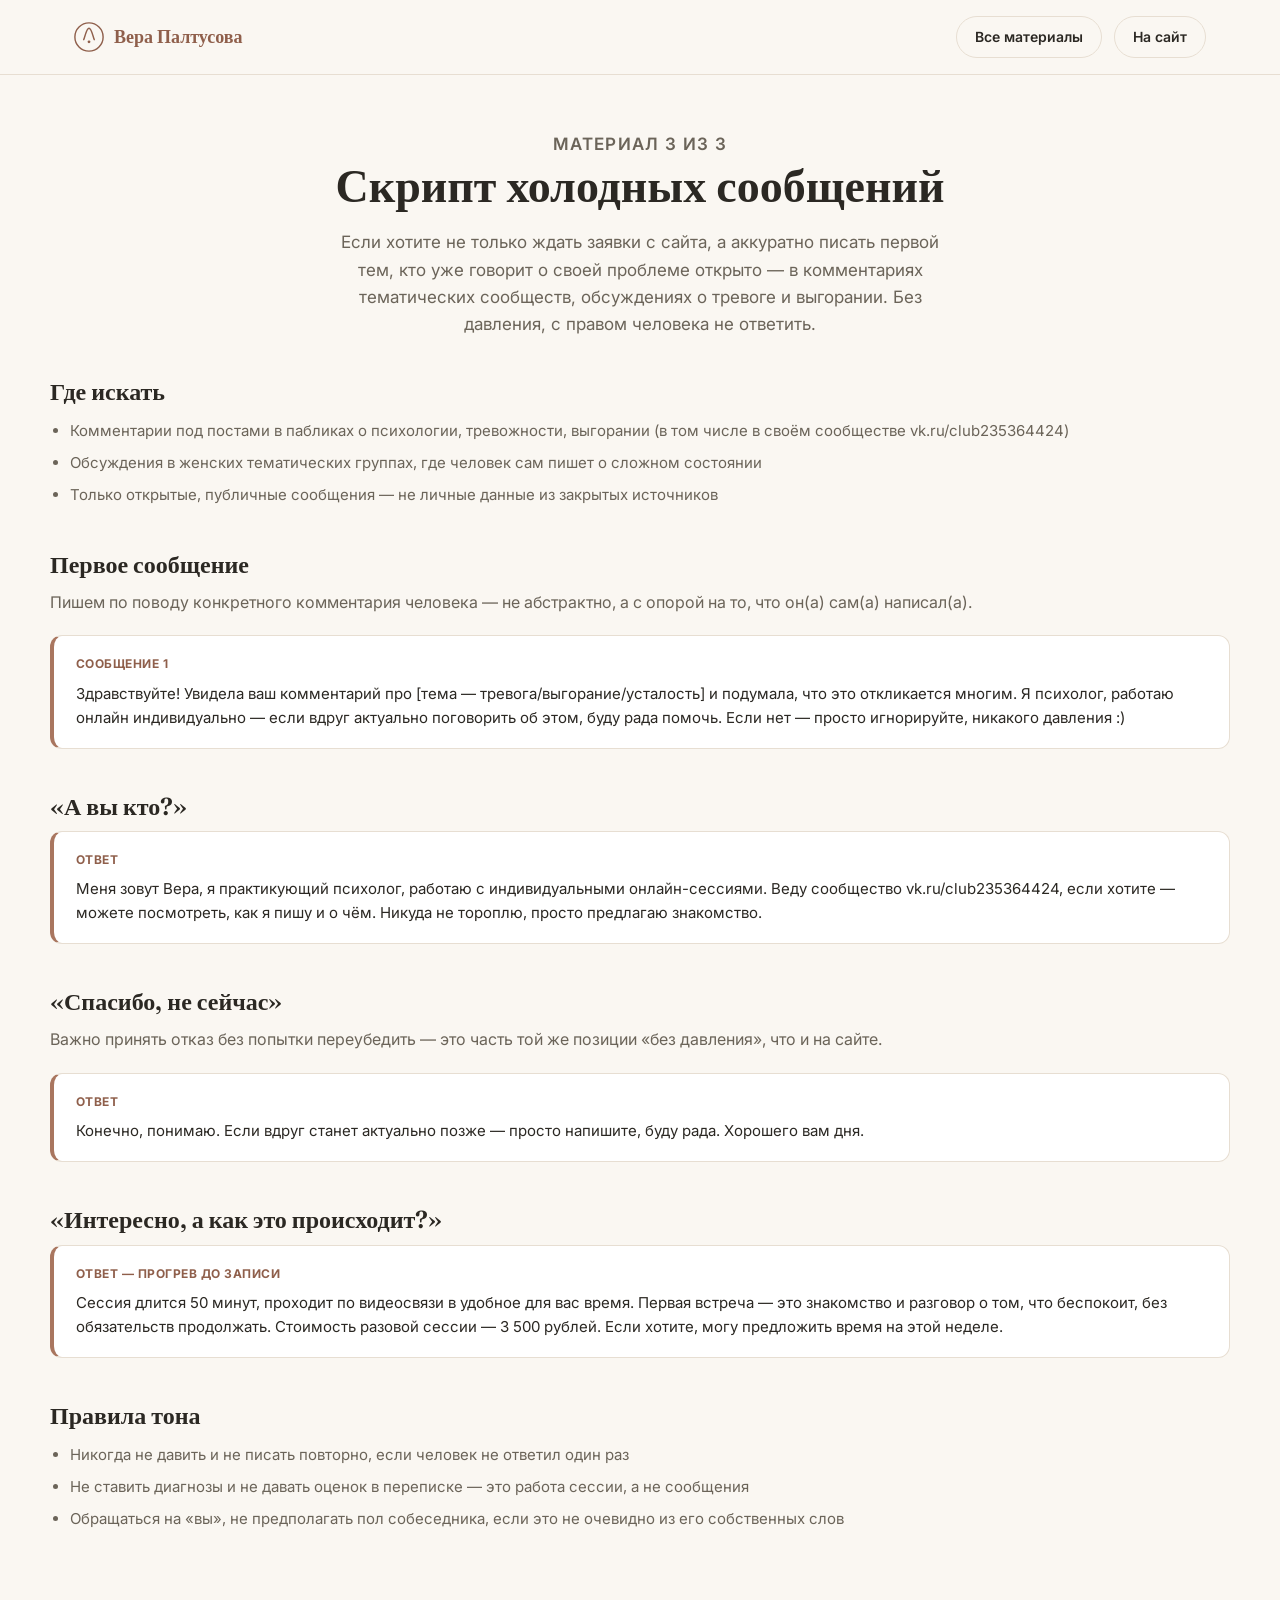
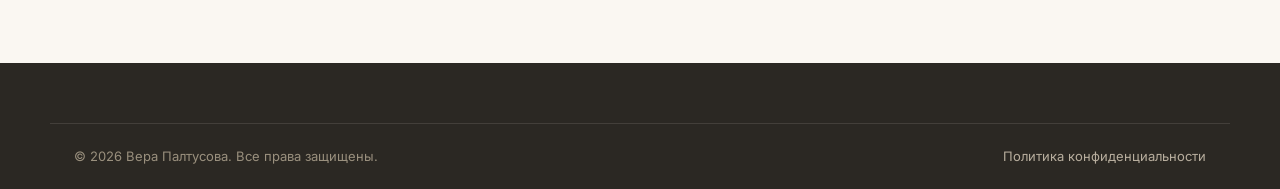
<file: outreach.html>
<!DOCTYPE html>
<html lang="ru">
<head>
<meta charset="UTF-8">
<meta name="viewport" content="width=device-width, initial-scale=1.0">
<title>Скрипт холодных сообщений — Вера Палтусова, психолог</title>
<link rel="preconnect" href="https://fonts.googleapis.com">
<link rel="preconnect" href="https://fonts.gstatic.com" crossorigin>
<link href="https://fonts.googleapis.com/css2?family=Fraunces:opsz,wght@9..144,500;9..144,600;9..144,700&family=Inter:wght@400;500;600;700&display=swap" rel="stylesheet">
<link rel="stylesheet" href="styles.css">
</head>
<body>

<header class="doc-bar">
  <div class="container doc-bar__inner">
    <a href="index.html" class="logo">
      <svg width="30" height="30" viewBox="0 0 34 34" fill="none" xmlns="http://www.w3.org/2000/svg">
        <circle cx="17" cy="17" r="16" stroke="currentColor" stroke-width="1.6"/>
        <path d="M11 20c1.5-3 3-13 6-13s4.5 10 6 13" stroke="currentColor" stroke-width="1.6" stroke-linecap="round" stroke-linejoin="round"/>
        <circle cx="17" cy="22.5" r="1.6" fill="currentColor"/>
      </svg>
      <span>Вера Палтусова</span>
    </a>
    <div class="doc-bar__actions">
      <a href="materials.html" class="btn btn--ghost btn--sm">Все материалы</a>
      <a href="index.html" class="btn btn--ghost btn--sm">На сайт</a>
    </div>
  </div>
</header>

<section class="doc-hero">
  <div class="container">
    <p class="eyebrow">Материал 3 из 3</p>
    <h1>Скрипт холодных сообщений</h1>
    <p>Если хотите не только ждать заявки с сайта, а аккуратно писать первой тем, кто уже говорит о своей проблеме открыто — в комментариях тематических сообществ, обсуждениях о тревоге и выгорании. Без давления, с правом человека не ответить.</p>
  </div>
</section>

<div class="container doc-section">

  <div class="doc-block">
    <h2>Где искать</h2>
    <ul class="doc-list">
      <li>Комментарии под постами в пабликах о психологии, тревожности, выгорании (в том числе в своём сообществе vk.ru/club235364424)</li>
      <li>Обсуждения в женских тематических группах, где человек сам пишет о сложном состоянии</li>
      <li>Только открытые, публичные сообщения — не личные данные из закрытых источников</li>
    </ul>
  </div>

  <div class="doc-block">
    <h2>Первое сообщение</h2>
    <p class="doc-block__lead">Пишем по поводу конкретного комментария человека — не абстрактно, а с опорой на то, что он(а) сам(а) написал(а).</p>
    <div class="outreach-msg">
      <span class="outreach-msg__label">Сообщение 1</span>
      Здравствуйте! Увидела ваш комментарий про [тема — тревога/выгорание/усталость] и подумала, что это откликается многим. Я психолог, работаю онлайн индивидуально — если вдруг актуально поговорить об этом, буду рада помочь. Если нет — просто игнорируйте, никакого давления :)
    </div>
  </div>

  <div class="doc-block">
    <h2>«А вы кто?»</h2>
    <div class="outreach-msg">
      <span class="outreach-msg__label">Ответ</span>
      Меня зовут Вера, я практикующий психолог, работаю с индивидуальными онлайн-сессиями. Веду сообщество vk.ru/club235364424, если хотите — можете посмотреть, как я пишу и о чём. Никуда не тороплю, просто предлагаю знакомство.
    </div>
  </div>

  <div class="doc-block">
    <h2>«Спасибо, не сейчас»</h2>
    <p class="doc-block__lead">Важно принять отказ без попытки переубедить — это часть той же позиции «без давления», что и на сайте.</p>
    <div class="outreach-msg">
      <span class="outreach-msg__label">Ответ</span>
      Конечно, понимаю. Если вдруг станет актуально позже — просто напишите, буду рада. Хорошего вам дня.
    </div>
  </div>

  <div class="doc-block">
    <h2>«Интересно, а как это происходит?»</h2>
    <div class="outreach-msg">
      <span class="outreach-msg__label">Ответ — прогрев до записи</span>
      Сессия длится 50 минут, проходит по видеосвязи в удобное для вас время. Первая встреча — это знакомство и разговор о том, что беспокоит, без обязательств продолжать. Стоимость разовой сессии — 3 500 рублей. Если хотите, могу предложить время на этой неделе.
    </div>
  </div>

  <div class="doc-block">
    <h2>Правила тона</h2>
    <ul class="doc-list">
      <li>Никогда не давить и не писать повторно, если человек не ответил один раз</li>
      <li>Не ставить диагнозы и не давать оценок в переписке — это работа сессии, а не сообщения</li>
      <li>Обращаться на «вы», не предполагать пол собеседника, если это не очевидно из его собственных слов</li>
    </ul>
  </div>

</div>

<footer class="footer">
  <div class="container footer__bottom">
    <span>© <span id="year"></span> Вера Палтусова. Все права защищены.</span>
    <a href="privacy.html">Политика конфиденциальности</a>
  </div>
</footer>

<script src="script.js"></script>
</body>
</html>
</file>
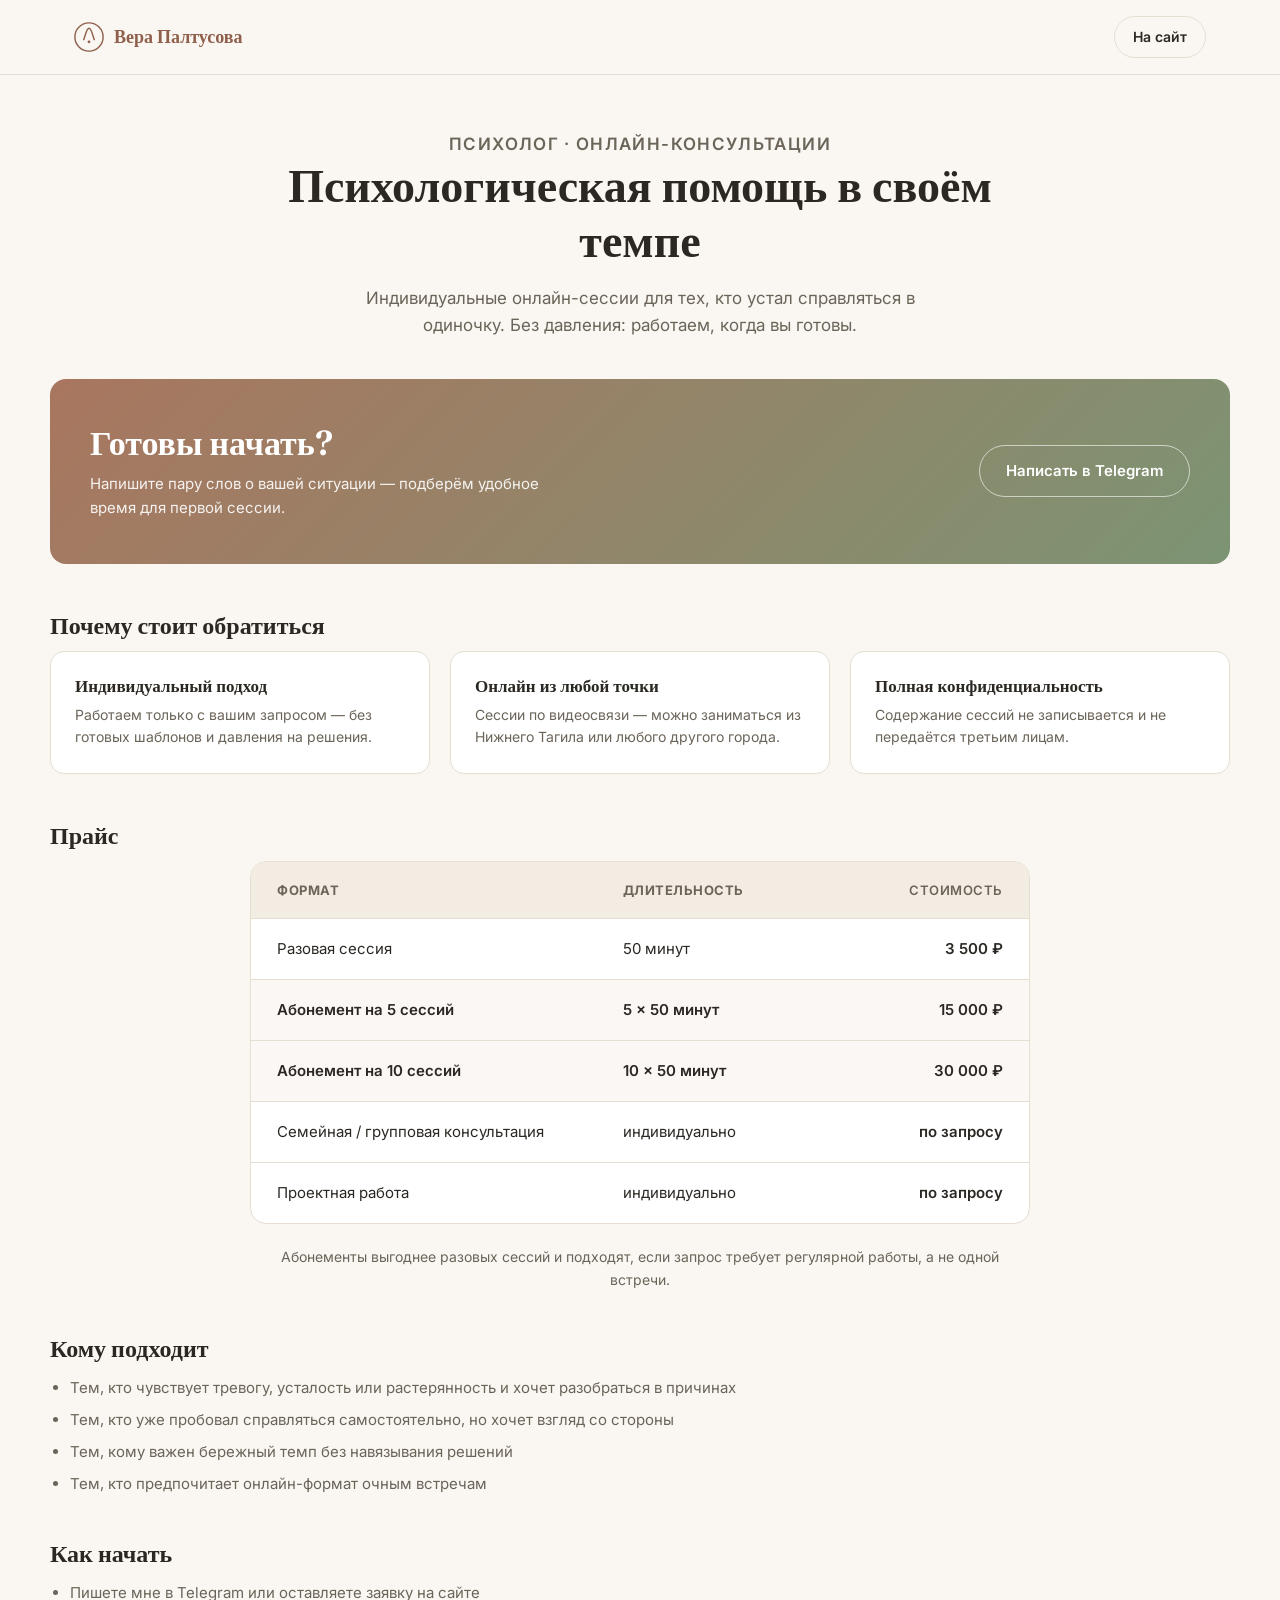
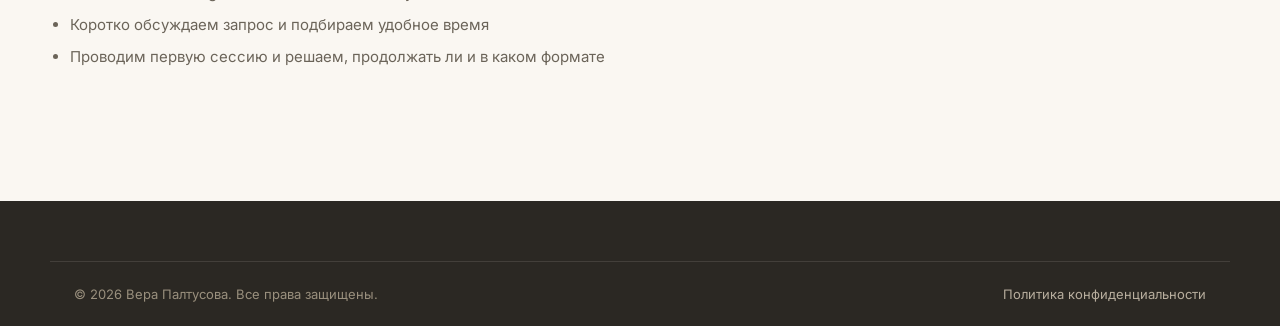
<file: presentation.html>
<!DOCTYPE html>
<html lang="ru">
<head>
<meta charset="UTF-8">
<meta name="viewport" content="width=device-width, initial-scale=1.0">
<title>Презентация — Вера Палтусова, психолог</title>
<link rel="preconnect" href="https://fonts.googleapis.com">
<link rel="preconnect" href="https://fonts.gstatic.com" crossorigin>
<link href="https://fonts.googleapis.com/css2?family=Fraunces:opsz,wght@9..144,500;9..144,600;9..144,700&family=Inter:wght@400;500;600;700&display=swap" rel="stylesheet">
<link rel="stylesheet" href="styles.css">
</head>
<body>

<header class="doc-bar">
  <div class="container doc-bar__inner">
    <a href="index.html" class="logo">
      <svg width="30" height="30" viewBox="0 0 34 34" fill="none" xmlns="http://www.w3.org/2000/svg">
        <circle cx="17" cy="17" r="16" stroke="currentColor" stroke-width="1.6"/>
        <path d="M11 20c1.5-3 3-13 6-13s4.5 10 6 13" stroke="currentColor" stroke-width="1.6" stroke-linecap="round" stroke-linejoin="round"/>
        <circle cx="17" cy="22.5" r="1.6" fill="currentColor"/>
      </svg>
      <span>Вера Палтусова</span>
    </a>
    <div class="doc-bar__actions">
      <a href="index.html" class="btn btn--ghost btn--sm">На сайт</a>
    </div>
  </div>
</header>

<section class="doc-hero">
  <div class="container">
    <p class="eyebrow">Психолог · онлайн-консультации</p>
    <h1>Психологическая помощь в своём темпе</h1>
    <p>Индивидуальные онлайн-сессии для тех, кто устал справляться в одиночку. Без давления: работаем, когда вы готовы.</p>
  </div>
</section>

<div class="container doc-section">

  <div class="presentation-hero">
    <div>
      <h2>Готовы начать?</h2>
      <p>Напишите пару слов о вашей ситуации — подберём удобное время для первой сессии.</p>
    </div>
    <a href="https://t.me/verapaltusova" class="btn btn--ghost" target="_blank" rel="noopener">Написать в Telegram</a>
  </div>

  <div class="doc-block">
    <h2>Почему стоит обратиться</h2>
    <div class="usp-grid">
      <div class="usp-card"><h3>Индивидуальный подход</h3><p>Работаем только с вашим запросом — без готовых шаблонов и давления на решения.</p></div>
      <div class="usp-card"><h3>Онлайн из любой точки</h3><p>Сессии по видеосвязи — можно заниматься из Нижнего Тагила или любого другого города.</p></div>
      <div class="usp-card"><h3>Полная конфиденциальность</h3><p>Содержание сессий не записывается и не передаётся третьим лицам.</p></div>
    </div>
  </div>

  <div class="doc-block">
    <h2>Прайс</h2>
    <div class="price-table">
      <div class="price-row price-row--head"><span>Формат</span><span>Длительность</span><span>Стоимость</span></div>
      <div class="price-row"><span>Разовая сессия</span><span>50 минут</span><span>3 500 ₽</span></div>
      <div class="price-row price-row--accent"><span>Абонемент на 5 сессий</span><span>5 × 50 минут</span><span>15 000 ₽</span></div>
      <div class="price-row price-row--accent"><span>Абонемент на 10 сессий</span><span>10 × 50 минут</span><span>30 000 ₽</span></div>
      <div class="price-row"><span>Семейная / групповая консультация</span><span>индивидуально</span><span>по запросу</span></div>
      <div class="price-row"><span>Проектная работа</span><span>индивидуально</span><span>по запросу</span></div>
    </div>
    <p class="price-note">Абонементы выгоднее разовых сессий и подходят, если запрос требует регулярной работы, а не одной встречи.</p>
  </div>

  <div class="doc-block">
    <h2>Кому подходит</h2>
    <ul class="doc-list">
      <li>Тем, кто чувствует тревогу, усталость или растерянность и хочет разобраться в причинах</li>
      <li>Тем, кто уже пробовал справляться самостоятельно, но хочет взгляд со стороны</li>
      <li>Тем, кому важен бережный темп без навязывания решений</li>
      <li>Тем, кто предпочитает онлайн-формат очным встречам</li>
    </ul>
  </div>

  <div class="doc-block">
    <h2>Как начать</h2>
    <ul class="doc-list">
      <li>Пишете мне в Telegram или оставляете заявку на сайте</li>
      <li>Коротко обсуждаем запрос и подбираем удобное время</li>
      <li>Проводим первую сессию и решаем, продолжать ли и в каком формате</li>
    </ul>
  </div>

</div>

<footer class="footer">
  <div class="container footer__bottom">
    <span>© <span id="year"></span> Вера Палтусова. Все права защищены.</span>
    <a href="privacy.html">Политика конфиденциальности</a>
  </div>
</footer>

<script src="script.js"></script>
</body>
</html>
</file>
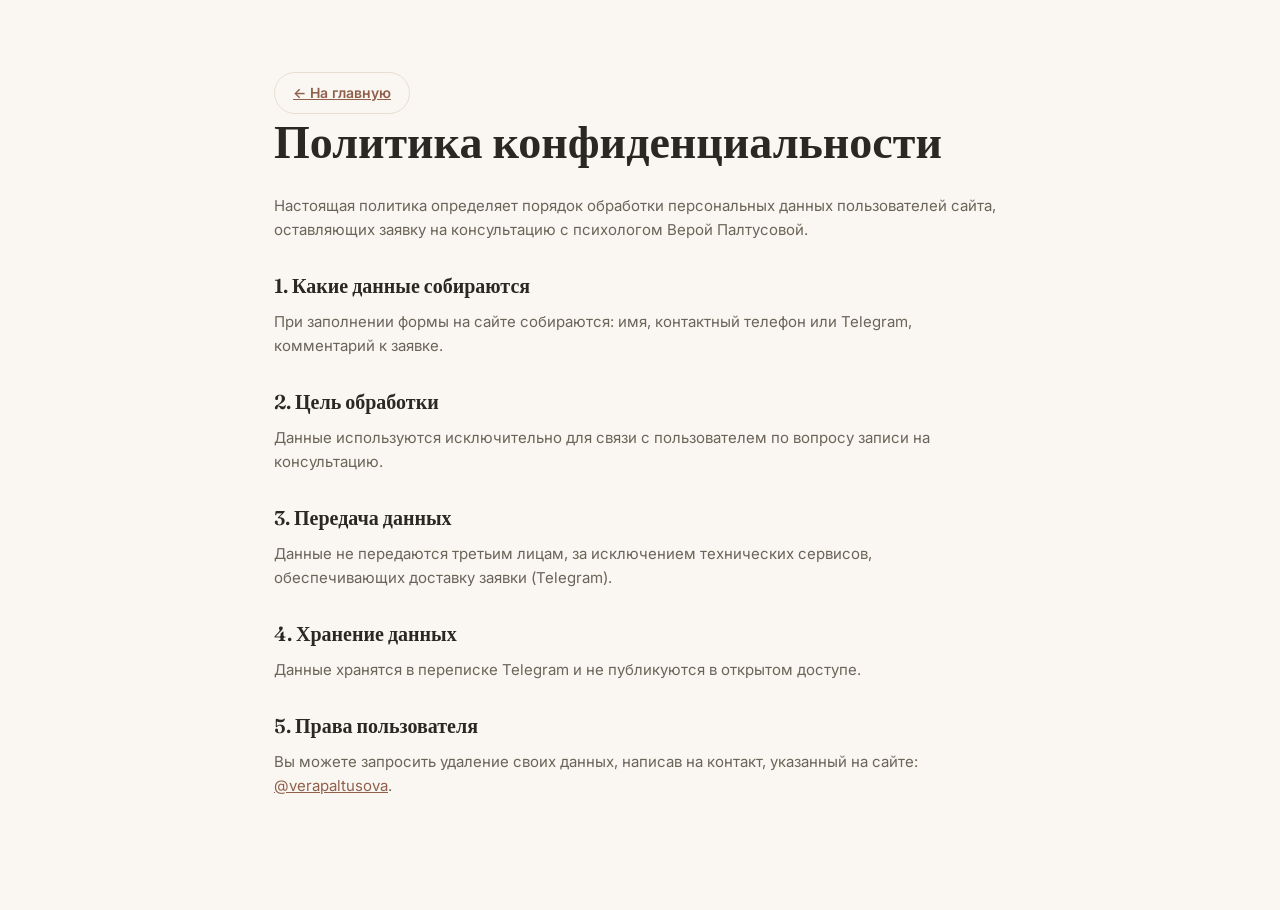
<file: privacy.html>
<!DOCTYPE html>
<html lang="ru">
<head>
<meta charset="UTF-8">
<meta name="viewport" content="width=device-width, initial-scale=1.0">
<title>Политика конфиденциальности — Вера Палтусова</title>
<link href="https://fonts.googleapis.com/css2?family=Fraunces:opsz,wght@9..144,500;9..144,600&family=Inter:wght@400;500;600&display=swap" rel="stylesheet">
<link rel="stylesheet" href="styles.css">
<style>
  .legal { max-width: 780px; margin: 0 auto; padding: 72px 24px 100px; }
  .legal h1 { margin-bottom: 24px; }
  .legal h2 { font-size: 20px; margin: 32px 0 12px; }
  .legal p, .legal li { color: var(--clr-text-soft); font-size: 15px; margin-bottom: 12px; }
  .legal ul { padding-left: 20px; list-style: disc; }
  .legal a { color: var(--clr-accent-dark); text-decoration: underline; }
</style>
</head>
<body>
<div class="legal">
  <a href="index.html" class="btn btn--ghost btn--sm">← На главную</a>
  <h1>Политика конфиденциальности</h1>
  <p>Настоящая политика определяет порядок обработки персональных данных пользователей сайта, оставляющих заявку на консультацию с психологом Верой Палтусовой.</p>

  <h2>1. Какие данные собираются</h2>
  <p>При заполнении формы на сайте собираются: имя, контактный телефон или Telegram, комментарий к заявке.</p>

  <h2>2. Цель обработки</h2>
  <p>Данные используются исключительно для связи с пользователем по вопросу записи на консультацию.</p>

  <h2>3. Передача данных</h2>
  <p>Данные не передаются третьим лицам, за исключением технических сервисов, обеспечивающих доставку заявки (Telegram).</p>

  <h2>4. Хранение данных</h2>
  <p>Данные хранятся в переписке Telegram и не публикуются в открытом доступе.</p>

  <h2>5. Права пользователя</h2>
  <p>Вы можете запросить удаление своих данных, написав на контакт, указанный на сайте: <a href="https://t.me/verapaltusova" target="_blank" rel="noopener">@verapaltusova</a>.</p>
</div>
</body>
</html>
</file>
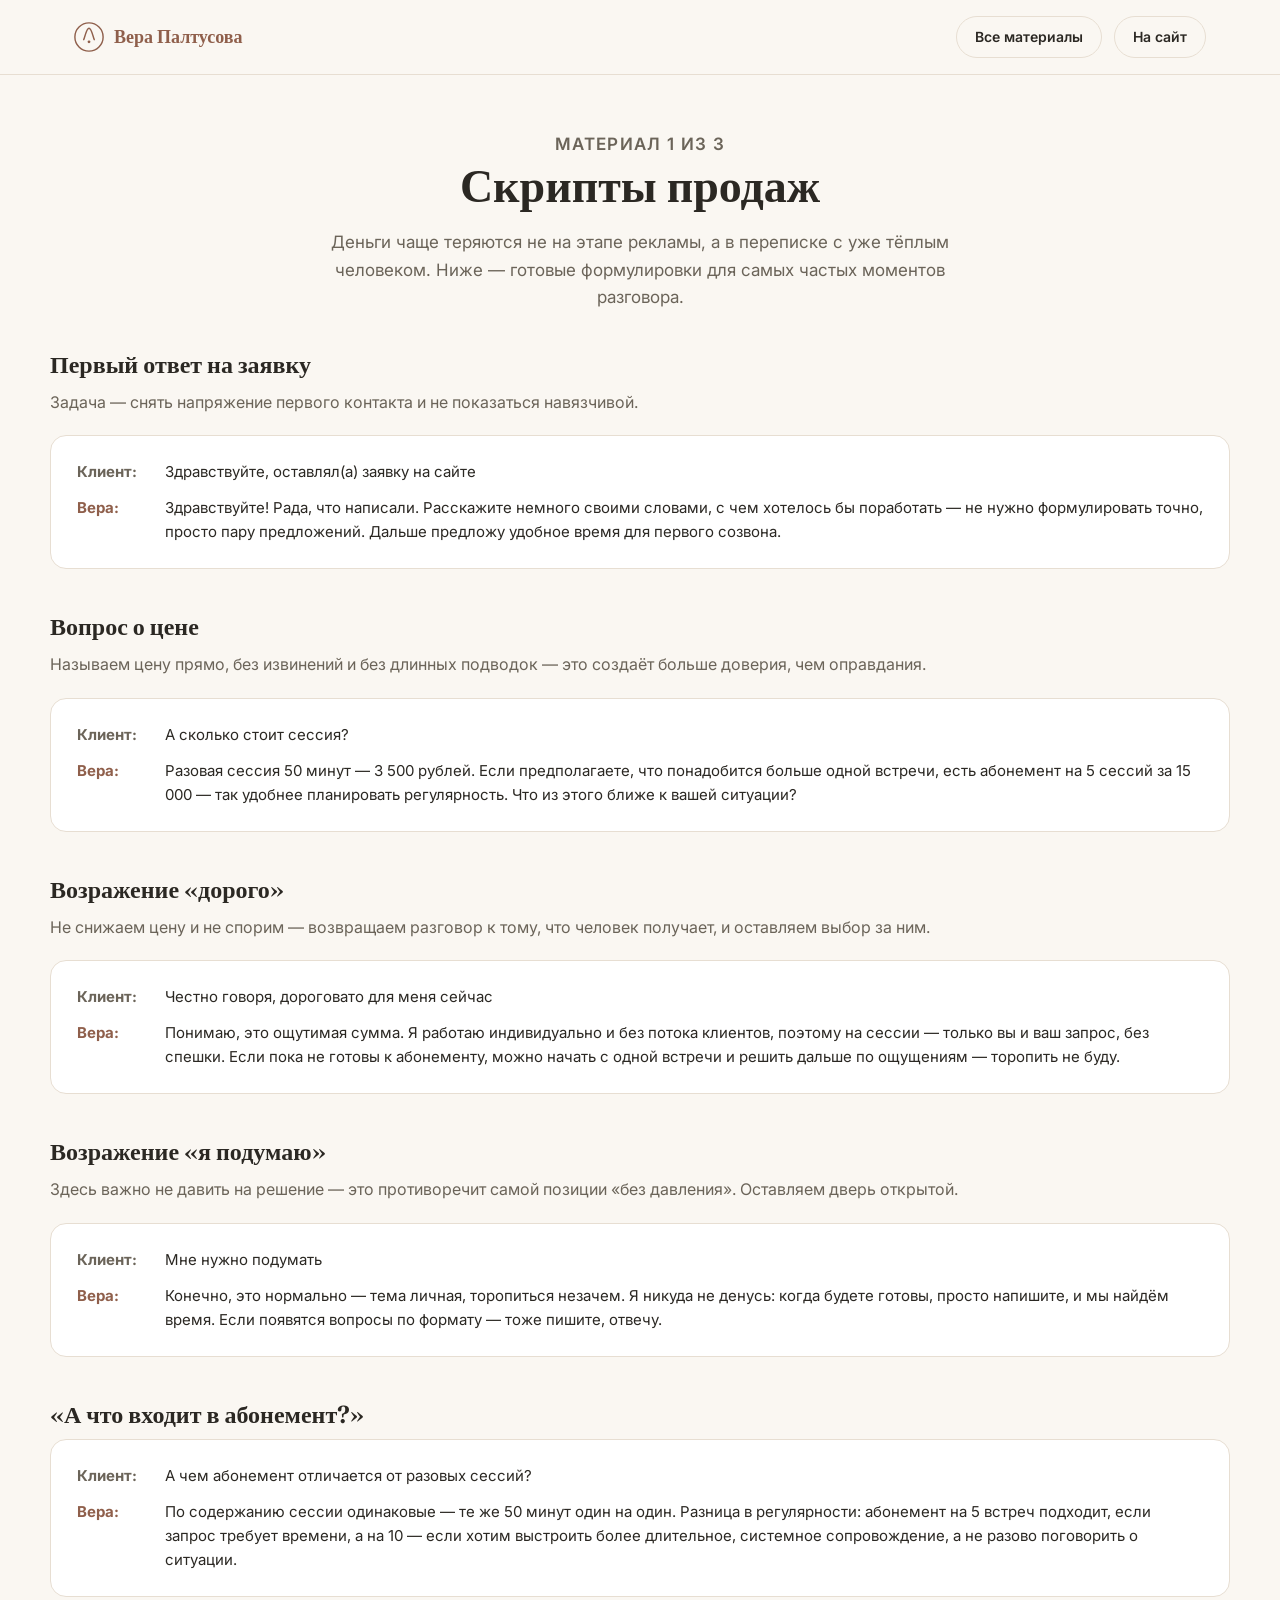
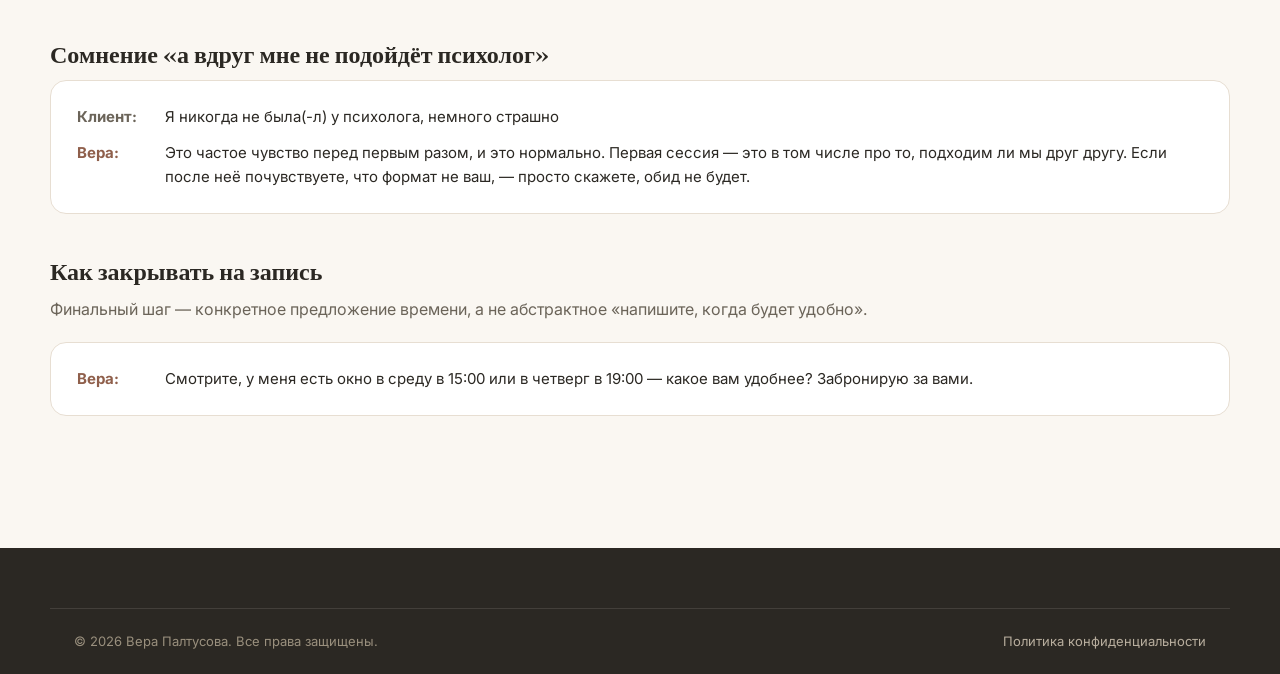
<file: scripts.html>
<!DOCTYPE html>
<html lang="ru">
<head>
<meta charset="UTF-8">
<meta name="viewport" content="width=device-width, initial-scale=1.0">
<title>Скрипты продаж — Вера Палтусова, психолог</title>
<link rel="preconnect" href="https://fonts.googleapis.com">
<link rel="preconnect" href="https://fonts.gstatic.com" crossorigin>
<link href="https://fonts.googleapis.com/css2?family=Fraunces:opsz,wght@9..144,500;9..144,600;9..144,700&family=Inter:wght@400;500;600;700&display=swap" rel="stylesheet">
<link rel="stylesheet" href="styles.css">
</head>
<body>

<header class="doc-bar">
  <div class="container doc-bar__inner">
    <a href="index.html" class="logo">
      <svg width="30" height="30" viewBox="0 0 34 34" fill="none" xmlns="http://www.w3.org/2000/svg">
        <circle cx="17" cy="17" r="16" stroke="currentColor" stroke-width="1.6"/>
        <path d="M11 20c1.5-3 3-13 6-13s4.5 10 6 13" stroke="currentColor" stroke-width="1.6" stroke-linecap="round" stroke-linejoin="round"/>
        <circle cx="17" cy="22.5" r="1.6" fill="currentColor"/>
      </svg>
      <span>Вера Палтусова</span>
    </a>
    <div class="doc-bar__actions">
      <a href="materials.html" class="btn btn--ghost btn--sm">Все материалы</a>
      <a href="index.html" class="btn btn--ghost btn--sm">На сайт</a>
    </div>
  </div>
</header>

<section class="doc-hero">
  <div class="container">
    <p class="eyebrow">Материал 1 из 3</p>
    <h1>Скрипты продаж</h1>
    <p>Деньги чаще теряются не на этапе рекламы, а в переписке с уже тёплым человеком. Ниже — готовые формулировки для самых частых моментов разговора.</p>
  </div>
</section>

<div class="container doc-section">

  <div class="doc-block">
    <h2>Первый ответ на заявку</h2>
    <p class="doc-block__lead">Задача — снять напряжение первого контакта и не показаться навязчивой.</p>
    <div class="dialogue">
      <div class="dialogue__line"><span class="dialogue__role dialogue__role--client">Клиент:</span><span>Здравствуйте, оставлял(а) заявку на сайте</span></div>
      <div class="dialogue__line"><span class="dialogue__role dialogue__role--vera">Вера:</span><span>Здравствуйте! Рада, что написали. Расскажите немного своими словами, с чем хотелось бы поработать — не нужно формулировать точно, просто пару предложений. Дальше предложу удобное время для первого созвона.</span></div>
    </div>
  </div>

  <div class="doc-block">
    <h2>Вопрос о цене</h2>
    <p class="doc-block__lead">Называем цену прямо, без извинений и без длинных подводок — это создаёт больше доверия, чем оправдания.</p>
    <div class="dialogue">
      <div class="dialogue__line"><span class="dialogue__role dialogue__role--client">Клиент:</span><span>А сколько стоит сессия?</span></div>
      <div class="dialogue__line"><span class="dialogue__role dialogue__role--vera">Вера:</span><span>Разовая сессия 50 минут — 3 500 рублей. Если предполагаете, что понадобится больше одной встречи, есть абонемент на 5 сессий за 15 000 — так удобнее планировать регулярность. Что из этого ближе к вашей ситуации?</span></div>
    </div>
  </div>

  <div class="doc-block">
    <h2>Возражение «дорого»</h2>
    <p class="doc-block__lead">Не снижаем цену и не спорим — возвращаем разговор к тому, что человек получает, и оставляем выбор за ним.</p>
    <div class="dialogue">
      <div class="dialogue__line"><span class="dialogue__role dialogue__role--client">Клиент:</span><span>Честно говоря, дороговато для меня сейчас</span></div>
      <div class="dialogue__line"><span class="dialogue__role dialogue__role--vera">Вера:</span><span>Понимаю, это ощутимая сумма. Я работаю индивидуально и без потока клиентов, поэтому на сессии — только вы и ваш запрос, без спешки. Если пока не готовы к абонементу, можно начать с одной встречи и решить дальше по ощущениям — торопить не буду.</span></div>
    </div>
  </div>

  <div class="doc-block">
    <h2>Возражение «я подумаю»</h2>
    <p class="doc-block__lead">Здесь важно не давить на решение — это противоречит самой позиции «без давления». Оставляем дверь открытой.</p>
    <div class="dialogue">
      <div class="dialogue__line"><span class="dialogue__role dialogue__role--client">Клиент:</span><span>Мне нужно подумать</span></div>
      <div class="dialogue__line"><span class="dialogue__role dialogue__role--vera">Вера:</span><span>Конечно, это нормально — тема личная, торопиться незачем. Я никуда не денусь: когда будете готовы, просто напишите, и мы найдём время. Если появятся вопросы по формату — тоже пишите, отвечу.</span></div>
    </div>
  </div>

  <div class="doc-block">
    <h2>«А что входит в абонемент?»</h2>
    <div class="dialogue">
      <div class="dialogue__line"><span class="dialogue__role dialogue__role--client">Клиент:</span><span>А чем абонемент отличается от разовых сессий?</span></div>
      <div class="dialogue__line"><span class="dialogue__role dialogue__role--vera">Вера:</span><span>По содержанию сессии одинаковые — те же 50 минут один на один. Разница в регулярности: абонемент на 5 встреч подходит, если запрос требует времени, а на 10 — если хотим выстроить более длительное, системное сопровождение, а не разово поговорить о ситуации.</span></div>
    </div>
  </div>

  <div class="doc-block">
    <h2>Сомнение «а вдруг мне не подойдёт психолог»</h2>
    <div class="dialogue">
      <div class="dialogue__line"><span class="dialogue__role dialogue__role--client">Клиент:</span><span>Я никогда не была(-л) у психолога, немного страшно</span></div>
      <div class="dialogue__line"><span class="dialogue__role dialogue__role--vera">Вера:</span><span>Это частое чувство перед первым разом, и это нормально. Первая сессия — это в том числе про то, подходим ли мы друг другу. Если после неё почувствуете, что формат не ваш, — просто скажете, обид не будет.</span></div>
    </div>
  </div>

  <div class="doc-block">
    <h2>Как закрывать на запись</h2>
    <p class="doc-block__lead">Финальный шаг — конкретное предложение времени, а не абстрактное «напишите, когда будет удобно».</p>
    <div class="dialogue">
      <div class="dialogue__line"><span class="dialogue__role dialogue__role--vera">Вера:</span><span>Смотрите, у меня есть окно в среду в 15:00 или в четверг в 19:00 — какое вам удобнее? Забронирую за вами.</span></div>
    </div>
  </div>

</div>

<footer class="footer">
  <div class="container footer__bottom">
    <span>© <span id="year"></span> Вера Палтусова. Все права защищены.</span>
    <a href="privacy.html">Политика конфиденциальности</a>
  </div>
</footer>

<script src="script.js"></script>
</body>
</html>
</file>
<file: styles.css>
:root {
  --clr-bg: #faf7f2;
  --clr-bg-alt: #f2ece3;
  --clr-surface: #ffffff;
  --clr-accent: #a9765f;
  --clr-accent-dark: #8f5f4b;
  --clr-sage: #7c9473;
  --clr-text: #2b2823;
  --clr-text-soft: #6b6459;
  --clr-border: #e7ded2;
  --font-head: 'Fraunces', serif;
  --font-body: 'Inter', sans-serif;
  --radius: 16px;
  --shadow: 0 12px 32px rgba(43, 40, 35, 0.08);
}

* { box-sizing: border-box; margin: 0; padding: 0; }
html { scroll-behavior: smooth; }
body {
  font-family: var(--font-body);
  color: var(--clr-text);
  background: var(--clr-bg);
  line-height: 1.6;
  -webkit-font-smoothing: antialiased;
}
img { max-width: 100%; display: block; }
a { color: inherit; text-decoration: none; }
ul { list-style: none; }
.container { max-width: 1180px; margin: 0 auto; padding: 0 24px; }

h1, h2, h3 { font-family: var(--font-head); font-weight: 600; line-height: 1.2; color: var(--clr-text); }
h1 { font-size: 46px; }
h2 { font-size: 34px; }
h3 { font-size: 20px; margin-bottom: 8px; }

.eyebrow {
  display: inline-block;
  font-size: 13px;
  font-weight: 600;
  letter-spacing: 0.08em;
  text-transform: uppercase;
  color: var(--clr-accent-dark);
  margin-bottom: 12px;
}
.eyebrow--center { display: block; text-align: center; }
.section-title { margin-bottom: 16px; }
.section-title--center { text-align: center; max-width: 640px; margin-left: auto; margin-right: auto; margin-bottom: 48px; }

.btn {
  display: inline-flex;
  align-items: center;
  justify-content: center;
  gap: 8px;
  padding: 13px 26px;
  border-radius: 999px;
  font-weight: 600;
  font-size: 15px;
  border: 1.5px solid transparent;
  cursor: pointer;
  transition: transform 0.15s ease, box-shadow 0.15s ease, background 0.15s ease;
  white-space: nowrap;
}
.btn--primary { background: var(--clr-accent); color: #fff; }
.btn--primary:hover { background: var(--clr-accent-dark); transform: translateY(-1px); }
.btn--ghost { background: transparent; color: var(--clr-text); border-color: var(--clr-border); }
.btn--ghost:hover { border-color: var(--clr-accent); color: var(--clr-accent-dark); }
.btn--lg { padding: 15px 30px; font-size: 16px; }
.btn--sm { padding: 9px 18px; font-size: 14px; }
.btn--block { width: 100%; }

/* Header */
.header {
  position: sticky;
  top: 0;
  z-index: 100;
  background: rgba(250, 247, 242, 0.9);
  backdrop-filter: blur(10px);
  border-bottom: 1px solid transparent;
  transition: border-color 0.2s ease, box-shadow 0.2s ease;
}
.header.scrolled { border-color: var(--clr-border); box-shadow: 0 4px 20px rgba(43,40,35,0.05); }
.header__inner { display: flex; align-items: center; gap: 24px; min-width: 0; height: 78px; }
.logo { display: flex; align-items: center; gap: 10px; font-family: var(--font-head); font-weight: 600; font-size: 18px; color: var(--clr-accent-dark); flex-shrink: 0; }
.logo svg { flex-shrink: 0; }
.logo__suffix { font-family: var(--font-body); font-weight: 400; font-size: 14px; color: var(--clr-text-soft); }
.nav { display: flex; align-items: center; gap: 22px; flex: 1; }
.nav a { font-size: 15px; font-weight: 500; color: var(--clr-text-soft); white-space: nowrap; transition: color 0.15s ease; }
.nav a:hover { color: var(--clr-accent-dark); }
.header__actions { display: flex; align-items: center; gap: 18px; flex-shrink: 0; }
.header__phone { display: flex; align-items: center; gap: 6px; font-size: 14px; font-weight: 600; color: var(--clr-text); }
.header__phone svg { color: var(--clr-accent); }
.burger { display: none; flex-direction: column; gap: 5px; background: none; border: none; cursor: pointer; padding: 8px; }
.burger span { width: 22px; height: 2px; background: var(--clr-text); border-radius: 2px; transition: 0.2s; }

/* Hero */
.hero { padding: 72px 0 88px; }
.hero__inner { display: grid; grid-template-columns: 1.15fr 0.85fr; gap: 56px; align-items: center; }
.hero__lead { font-size: 18px; color: var(--clr-text-soft); margin: 20px 0 32px; max-width: 520px; }
.hero__cta { display: flex; gap: 14px; flex-wrap: wrap; margin-bottom: 44px; }
.hero__stats { display: flex; gap: 40px; flex-wrap: wrap; }
.stat__num { display: block; font-family: var(--font-head); font-size: 34px; font-weight: 600; color: var(--clr-accent-dark); }
.stat__label { font-size: 13px; color: var(--clr-text-soft); }

.hero__card {
  background: var(--clr-surface);
  border-radius: var(--radius);
  padding: 36px 30px;
  box-shadow: var(--shadow);
  border: 1px solid var(--clr-border);
  text-align: center;
}
.hero__photo {
  width: 128px; height: 128px; border-radius: 50%;
  object-fit: cover; object-position: top center;
  border: 3px solid var(--clr-bg-alt);
  box-shadow: 0 8px 20px rgba(43, 40, 35, 0.12);
  margin: 0 auto 18px;
}
.hero__card-title { font-family: var(--font-head); font-size: 20px; font-weight: 600; margin-bottom: 4px; }
.hero__card-sub { color: var(--clr-text-soft); font-size: 14px; margin-bottom: 20px; }
.hero__card-list { text-align: left; display: flex; flex-direction: column; gap: 10px; }
.hero__card-list li { position: relative; padding-left: 22px; font-size: 14px; color: var(--clr-text-soft); }
.hero__card-list li::before { content: "✓"; position: absolute; left: 0; color: var(--clr-sage); font-weight: 700; }

/* Advantages */
.adv-section { padding: 88px 0; background: var(--clr-bg-alt); }
.adv-grid { display: grid; grid-template-columns: repeat(3, 1fr); gap: 28px; }
.adv { background: var(--clr-surface); border-radius: var(--radius); padding: 30px; border: 1px solid var(--clr-border); }
.adv__icon { width: 50px; height: 50px; border-radius: 12px; background: var(--clr-bg-alt); color: var(--clr-accent-dark); display: flex; align-items: center; justify-content: center; margin-bottom: 18px; }
.adv p { color: var(--clr-text-soft); font-size: 15px; }

/* Services */
.services { padding: 88px 0; }
.services-grid { display: grid; grid-template-columns: repeat(2, 1fr); gap: 24px; }
.service { background: var(--clr-surface); border: 1px solid var(--clr-border); border-radius: var(--radius); padding: 30px; position: relative; }
.service--soon { opacity: 0.75; }
.service__tag { display: inline-block; font-size: 12px; font-weight: 700; letter-spacing: 0.04em; text-transform: uppercase; color: var(--clr-sage); margin-bottom: 12px; }
.service__tag--soon { color: var(--clr-text-soft); }
.service p { color: var(--clr-text-soft); font-size: 15px; margin-bottom: 16px; }
.service__price { font-family: var(--font-head); font-weight: 600; font-size: 18px; color: var(--clr-accent-dark); }

/* Price */
.price { padding: 88px 0; background: var(--clr-bg-alt); }
.price-table { max-width: 780px; margin: 0 auto; background: var(--clr-surface); border-radius: var(--radius); overflow: hidden; border: 1px solid var(--clr-border); }
.price-row { display: grid; grid-template-columns: 2fr 1.2fr 1fr; padding: 18px 26px; border-bottom: 1px solid var(--clr-border); font-size: 15px; align-items: center; }
.price-row:last-child { border-bottom: none; }
.price-row--head { background: var(--clr-bg-alt); font-weight: 700; font-size: 13px; text-transform: uppercase; letter-spacing: 0.04em; color: var(--clr-text-soft); }
.price-row--accent { background: rgba(169, 118, 95, 0.06); font-weight: 600; }
.price-row span:last-child { text-align: right; font-weight: 600; }
.price-note { max-width: 780px; margin: 22px auto 0; text-align: center; font-size: 14px; color: var(--clr-text-soft); }

/* Process */
.process { padding: 88px 0; }
.process-grid { display: grid; grid-template-columns: repeat(5, 1fr); gap: 20px; }
.step { text-align: center; padding: 0 8px; }
.step__num { display: block; font-family: var(--font-head); font-size: 30px; font-weight: 600; color: var(--clr-accent); margin-bottom: 12px; }
.step p { font-size: 14px; color: var(--clr-text-soft); }

/* Reviews */
.reviews { padding: 88px 0; background: var(--clr-bg-alt); }
.reviews-grid { display: grid; grid-template-columns: repeat(3, 1fr); gap: 24px; }
.review { background: var(--clr-surface); border-radius: var(--radius); padding: 28px; border: 1px solid var(--clr-border); }
.review__text { font-size: 15px; color: var(--clr-text); margin-bottom: 16px; font-style: italic; }
.review__author { font-size: 13px; color: var(--clr-text-soft); font-weight: 600; }

/* FAQ */
.faq { padding: 88px 0; }
.faq-list { max-width: 780px; margin: 0 auto; display: flex; flex-direction: column; gap: 12px; }
.faq__item { background: var(--clr-surface); border: 1px solid var(--clr-border); border-radius: 12px; padding: 18px 22px; }
.faq__item summary { cursor: pointer; font-weight: 600; font-size: 16px; list-style: none; position: relative; padding-right: 24px; }
.faq__item summary::-webkit-details-marker { display: none; }
.faq__item summary::after { content: "+"; position: absolute; right: 0; top: 0; font-size: 20px; color: var(--clr-accent); }
.faq__item[open] summary::after { content: "−"; }
.faq__item p { margin-top: 12px; color: var(--clr-text-soft); font-size: 15px; }

/* Lead */
.lead { padding: 88px 0; background: var(--clr-bg-alt); }
.lead__inner { display: grid; grid-template-columns: 1fr 1fr; gap: 40px; align-items: stretch; }
.lead__text { color: var(--clr-text-soft); margin-bottom: 24px; }
.form { background: var(--clr-surface); border-radius: var(--radius); padding: 30px; border: 1px solid var(--clr-border); }
.form__row { margin-bottom: 16px; }
.form input, .form textarea {
  width: 100%; padding: 13px 16px; border: 1.5px solid var(--clr-border); border-radius: 10px;
  font-family: var(--font-body); font-size: 15px; background: var(--clr-bg); color: var(--clr-text); resize: vertical;
}
.form input:focus, .form textarea:focus { outline: none; border-color: var(--clr-accent); }
.form__note { font-size: 12px; color: var(--clr-text-soft); text-align: center; margin-top: 14px; }
.form__note a { text-decoration: underline; }
.lead__map { border-radius: var(--radius); overflow: hidden; border: 1px solid var(--clr-border); min-height: 320px; }
.lead__map iframe { width: 100%; height: 100%; border: none; }

/* Footer */
.footer { background: #2b2823; color: #e9e3d8; padding: 60px 0 0; }
.footer__inner { display: grid; grid-template-columns: 1.4fr 1fr 1fr; gap: 40px; padding-bottom: 40px; }
.logo--footer { color: #f4efe6; }
.footer__desc { color: #b8ae9e; font-size: 14px; margin-top: 14px; max-width: 280px; }
.footer h4 { font-size: 15px; margin-bottom: 14px; color: #f4efe6; }
.footer p { margin-bottom: 10px; font-size: 14px; }
.footer a { color: #b8ae9e; transition: color 0.15s ease; }
.footer a:hover { color: #f4efe6; }
.footer__bottom { display: flex; justify-content: space-between; padding: 22px 24px; border-top: 1px solid rgba(233, 227, 216, 0.12); font-size: 13px; color: #9a907e; flex-wrap: wrap; gap: 10px; }

/* FAB */
.fab {
  position: fixed; bottom: 26px; right: 26px; width: 56px; height: 56px; border-radius: 50%;
  background: var(--clr-accent); display: flex; align-items: center; justify-content: center;
  box-shadow: 0 10px 26px rgba(169, 118, 95, 0.4); z-index: 90; transition: transform 0.15s ease;
}
.fab:hover { transform: scale(1.08); }

/* Reveal animation */
.reveal { opacity: 0; transform: translateY(24px); transition: opacity 0.6s ease, transform 0.6s ease; }
.reveal.is-visible { opacity: 1; transform: translateY(0); }

/* Breakpoints */
@media (max-width: 1180px) {
  .nav { gap: 16px; }
  .nav a { font-size: 14px; }
}
@media (max-width: 1100px) {
  .nav { display: none; position: absolute; top: 78px; left: 0; right: 0; background: var(--clr-surface); flex-direction: column; align-items: flex-start; padding: 20px 24px; gap: 14px; border-bottom: 1px solid var(--clr-border); box-shadow: var(--shadow); }
  .nav.is-open { display: flex; }
  .burger { display: flex; }
  .adv-grid, .services-grid, .reviews-grid { grid-template-columns: repeat(2, 1fr); }
  .process-grid { grid-template-columns: repeat(3, 1fr); }
}
@media (max-width: 900px) {
  .hero__inner { grid-template-columns: 1fr; }
  .hero__card { max-width: 460px; }
  h1 { font-size: 36px; }
  .adv-grid, .services-grid, .reviews-grid { grid-template-columns: 1fr 1fr; }
  .process-grid { grid-template-columns: repeat(3, 1fr); }
  .lead__inner { grid-template-columns: 1fr; }
  .lead__map { min-height: 260px; }
  .footer__inner { grid-template-columns: 1fr 1fr; }
  .price-row { grid-template-columns: 1.6fr 1fr 1fr; padding: 16px 18px; font-size: 14px; }
}
@media (max-width: 560px) {
  .header__phone span { display: none; }
  .adv-grid, .services-grid, .reviews-grid, .process-grid { grid-template-columns: 1fr; }
  .hero__cta { flex-direction: column; }
  .hero__cta .btn { width: 100%; }
  .footer__inner { grid-template-columns: 1fr; }
  .footer__bottom { flex-direction: column; text-align: center; }
}
@media (max-width: 380px) {
  .logo__suffix { display: none; }
}

/* ===== Doc pages (materials hub, scripts, presentation, outreach) ===== */
.doc-bar {
  position: sticky; top: 0; z-index: 100;
  background: rgba(250, 247, 242, 0.95); backdrop-filter: blur(10px);
  border-bottom: 1px solid var(--clr-border);
}
.doc-bar__inner { display: flex; align-items: center; justify-content: space-between; gap: 16px; height: 74px; flex-wrap: wrap; }
.doc-bar__actions { display: flex; gap: 12px; flex-shrink: 0; }

.doc-hero { padding: 56px 0 40px; text-align: center; }
.doc-hero .eyebrow { display: block; }
.doc-hero h1 { max-width: 720px; margin: 0 auto 16px; }
.doc-hero p { max-width: 620px; margin: 0 auto; color: var(--clr-text-soft); font-size: 17px; }

.doc-section { padding: 0 0 88px; }
.doc-section + .doc-section { padding-top: 0; }

.materials-grid { display: grid; grid-template-columns: repeat(3, 1fr); gap: 24px; padding: 8px 0 88px; }
.material-card {
  background: var(--clr-surface); border: 1px solid var(--clr-border); border-radius: var(--radius);
  padding: 32px 28px; display: flex; flex-direction: column; gap: 14px;
}
.material-card__num { font-family: var(--font-head); font-size: 15px; font-weight: 600; color: var(--clr-accent-dark); }
.material-card p { color: var(--clr-text-soft); font-size: 15px; flex-grow: 1; }
.material-card .btn { align-self: flex-start; }

.doc-block { margin-bottom: 44px; }
.doc-block h2 { font-size: 24px; margin-bottom: 10px; }
.doc-block > p.doc-block__lead { color: var(--clr-text-soft); margin-bottom: 20px; }

.dialogue { background: var(--clr-surface); border: 1px solid var(--clr-border); border-radius: var(--radius); padding: 24px 26px; margin-bottom: 16px; }
.dialogue__line { display: flex; gap: 10px; margin-bottom: 12px; font-size: 15px; }
.dialogue__line:last-child { margin-bottom: 0; }
.dialogue__role { flex-shrink: 0; font-weight: 700; min-width: 78px; }
.dialogue__role--client { color: var(--clr-text-soft); }
.dialogue__role--vera { color: var(--clr-accent-dark); }

.doc-list { padding-left: 20px; margin: 12px 0; }
.doc-list li { list-style: disc; margin-bottom: 8px; color: var(--clr-text-soft); font-size: 15px; }

.presentation-hero {
  background: linear-gradient(135deg, var(--clr-accent) 0%, var(--clr-sage) 100%);
  border-radius: var(--radius); padding: 44px 40px; color: #fff; margin-bottom: 48px;
  display: flex; align-items: center; justify-content: space-between; gap: 24px; flex-wrap: wrap;
}
.presentation-hero h2 { color: #fff; margin-bottom: 8px; }
.presentation-hero p { color: rgba(255,255,255,0.9); font-size: 15px; max-width: 480px; }
.presentation-hero .btn--ghost { border-color: rgba(255,255,255,0.6); color: #fff; }

.usp-grid { display: grid; grid-template-columns: repeat(3, 1fr); gap: 20px; margin-bottom: 48px; }
.usp-card { background: var(--clr-surface); border: 1px solid var(--clr-border); border-radius: 14px; padding: 24px; }
.usp-card h3 { font-size: 17px; }
.usp-card p { color: var(--clr-text-soft); font-size: 14px; }

.outreach-msg {
  background: var(--clr-surface); border: 1px solid var(--clr-border); border-left: 4px solid var(--clr-accent);
  border-radius: 12px; padding: 18px 22px; margin-bottom: 16px; font-size: 15px;
}
.outreach-msg__label { font-size: 12px; font-weight: 700; text-transform: uppercase; letter-spacing: 0.04em; color: var(--clr-accent-dark); margin-bottom: 8px; display: block; }

@media (max-width: 1100px) {
  .materials-grid, .usp-grid { grid-template-columns: 1fr 1fr; }
}
@media (max-width: 700px) {
  .materials-grid, .usp-grid { grid-template-columns: 1fr; }
  .presentation-hero { flex-direction: column; align-items: flex-start; }
  .dialogue__line { flex-direction: column; gap: 2px; }
  .dialogue__role { min-width: 0; }
}
</file>
<file: blog/blog.css>
/* Стили блога. Цвета берутся из палитры сайта: install.mjs прописывает --b-* в blog.config.json (theme). */
:root { --b-bg: #fff; --b-surface: #fff; --b-ink: #18181b; --b-text: #2b2b30; --b-soft: #6b6b73; --b-line: #e5e5e5; --b-accent: #2563eb; --b-accent-soft: #eef3ff; --b-radius: 16px; }
.blog { padding: 112px 0 72px; background: var(--b-bg); color: var(--b-text); }
.blog > section, .blog > article { width: 100%; max-width: 1160px; margin: 0 auto; padding: 0 20px; }
.b-crumbs { display: flex; gap: 8px; flex-wrap: wrap; font-size: 14px; color: var(--b-soft); margin-bottom: 22px; }
.b-crumbs a { color: var(--b-soft); text-decoration: none; }
.b-crumbs a:hover { color: var(--b-accent); }
.b-meta { display: flex; flex-wrap: wrap; align-items: center; gap: 6px 14px; font-size: 14px; color: var(--b-soft); }
.b-chip { display: inline-block; padding: 3px 12px; border-radius: 999px; background: var(--b-accent-soft); color: var(--b-accent); font-weight: 600; font-size: 13px; }
.b-head h1 { font-family: var(--ff-head, inherit); color: var(--b-ink); font-size: clamp(28px, 4.4vw, 46px); line-height: 1.15; margin: 14px 0 16px; letter-spacing: -0.01em; }
.b-lead { font-size: 19px; line-height: 1.55; color: var(--b-soft); max-width: 720px; }
.b-author { margin-top: 14px; font-size: 14px; color: var(--b-soft); }

/* Статья */
.b-article { max-width: 780px !important; }
.b-cover { margin: 28px 0 8px; border-radius: var(--b-radius); overflow: hidden; }
.b-cover img { display: block; width: 100%; height: auto; }
.b-toc { margin: 28px 0; padding: 20px 24px; border: 1px solid var(--b-line); border-radius: var(--b-radius); background: var(--b-surface); }
.b-toc ol { list-style: none; margin: 10px 0 0; padding: 0; }
.b-toc li + li { margin-top: 6px; }
.b-toc a { color: var(--b-text); text-decoration: none; }
.b-toc a:hover { color: var(--b-accent); }
.b-content { font-size: 18px; line-height: 1.75; margin-top: 28px; }
.b-content h2 { font-family: var(--ff-head, inherit); color: var(--b-ink); font-size: clamp(24px, 3vw, 31px); line-height: 1.25; margin: 2em 0 .6em; scroll-margin-top: 100px; }
.b-content h3 { font-family: var(--ff-head, inherit); color: var(--b-ink); font-size: 22px; margin: 1.6em 0 .5em; scroll-margin-top: 100px; }
.b-content p { margin: 0 0 1.1em; }
.b-content ul, .b-content ol { margin: 0 0 1.2em; padding-left: 1.4em; }
.b-content ul { list-style: disc; }
.b-content ol { list-style: decimal; }
.b-content li + li { margin-top: 8px; }
.b-content li::marker { color: var(--b-accent); }
.b-content a { color: var(--b-accent); text-decoration: underline; text-underline-offset: 3px; }
.b-content img { max-width: 100%; height: auto; border-radius: 12px; margin: 8px 0; }
.b-content hr { border: 0; border-top: 1px solid var(--b-line); margin: 2em 0; }
.b-content blockquote { margin: 1.4em 0; padding: 16px 22px; border-left: 4px solid var(--b-accent); background: var(--b-accent-soft); border-radius: 0 12px 12px 0; }
.b-content blockquote p:last-child { margin-bottom: 0; }
.b-content code { background: var(--b-accent-soft); padding: 2px 6px; border-radius: 6px; font-size: .92em; }
.b-content pre { overflow-x: auto; padding: 16px; border-radius: 12px; background: var(--b-accent-soft); margin: 0 0 1.2em; }
.b-table { overflow-x: auto; margin: 1.4em 0; border: 1px solid var(--b-line); border-radius: 12px; }
.b-table table { width: 100%; border-collapse: collapse; font-size: 16px; line-height: 1.5; }
.b-table th, .b-table td { padding: 12px 16px; text-align: left; border-bottom: 1px solid var(--b-line); vertical-align: top; }
.b-table th { background: var(--b-accent-soft); color: var(--b-ink); font-weight: 600; white-space: nowrap; }
.b-table tr:last-child td { border-bottom: 0; }

.b-faq { margin-top: 44px; }
.b-faq h2 { font-family: var(--ff-head, inherit); color: var(--b-ink); font-size: 28px; margin-bottom: 16px; }
.b-faq details { border: 1px solid var(--b-line); border-radius: 12px; background: var(--b-surface); margin-bottom: 10px; padding: 0 20px; }
.b-faq summary { cursor: pointer; padding: 16px 0; font-weight: 600; color: var(--b-ink); list-style: none; display: flex; justify-content: space-between; gap: 16px; }
.b-faq summary::-webkit-details-marker { display: none; }
.b-faq summary::after { content: '+'; color: var(--b-accent); font-size: 22px; line-height: 1; }
.b-faq details[open] summary::after { content: '−'; }
.b-faq details p { padding: 0 0 18px; color: var(--b-text); line-height: 1.65; }
.b-disclaimer { margin-top: 32px; font-size: 14px; line-height: 1.55; color: var(--b-soft); padding-top: 16px; border-top: 1px solid var(--b-line); }
.b-cta { margin-top: 40px; padding: 32px; border-radius: var(--b-radius); background: var(--b-accent-soft); border: 1px solid var(--b-line); text-align: left; }
.b-cta h2 { font-family: var(--ff-head, inherit); color: var(--b-ink); font-size: 26px; margin-bottom: 8px; }
.b-cta p { margin-bottom: 18px; color: var(--b-text); max-width: 560px; }
.b-cta__btn { display: inline-flex; }
.b-preview { margin: 0 0 22px; padding: 12px 16px; border-radius: 12px; background: #fff4d6; color: #6b4e00; font-size: 14px; border: 1px solid #f0d98a; }

/* Карточки */
.b-grid { display: grid; grid-template-columns: repeat(3, 1fr); gap: 24px; margin-top: 32px; }
.b-card { display: flex; flex-direction: column; background: var(--b-surface); border: 1px solid var(--b-line); border-radius: var(--b-radius); overflow: hidden; transition: transform .2s, box-shadow .2s; }
.b-card:hover { transform: translateY(-3px); box-shadow: 0 16px 36px rgba(20, 20, 30, .09); }
.b-card__img { display: block; aspect-ratio: 16 / 10; overflow: hidden; background: var(--b-accent-soft); }
.b-card__img img { width: 100%; height: 100%; object-fit: cover; display: block; }
.b-card__body { display: flex; flex-direction: column; gap: 10px; padding: 22px; flex: 1; }
.b-card h3 { font-family: var(--ff-head, inherit); font-size: 20px; line-height: 1.3; margin: 0; }
.b-card h3 a { color: var(--b-ink); text-decoration: none; }
.b-card h3 a:hover { color: var(--b-accent); }
.b-card p { color: var(--b-soft); font-size: 15px; line-height: 1.55; margin: 0; }
.b-more { margin-top: auto; padding-top: 6px; color: var(--b-accent); font-weight: 600; text-decoration: none; }
.b-more::after { content: ' →'; }
.b-related { margin-top: 72px !important; }
.b-related h2, .b-home h2 { font-family: var(--ff-head, inherit); color: var(--b-ink); font-size: clamp(26px, 3.4vw, 36px); }
.b-empty { margin-top: 32px; color: var(--b-soft); }

/* Блок на главной */
.b-home { padding: 88px 0; background: var(--b-bg); }
.b-home .container { max-width: 1160px; margin: 0 auto; padding: 0 20px; }
.b-home__head { display: flex; justify-content: space-between; align-items: flex-end; gap: 16px; flex-wrap: wrap; }
.b-home .b-more { margin-top: 0; }

@media (max-width: 960px) { .b-grid { grid-template-columns: repeat(2, 1fr); } }
@media (max-width: 640px) {
  .blog { padding: 92px 0 48px; }
  .b-grid { grid-template-columns: 1fr; gap: 18px; }
  .b-content { font-size: 17px; }
  .b-lead { font-size: 17px; }
  .b-cta { padding: 24px 20px; }
  .b-home { padding: 56px 0; }
}

/* тема сайта */
:root{--b-accent:var(--clr-accent);--b-bg:var(--clr-bg);--b-surface:var(--clr-surface);--b-ink:var(--clr-accent-dark);--b-text:var(--clr-text);--b-soft:var(--clr-text-soft);--b-line:var(--clr-border);--b-accent-soft:color-mix(in srgb, var(--clr-accent) 10%, #ffffff)}
</file>
